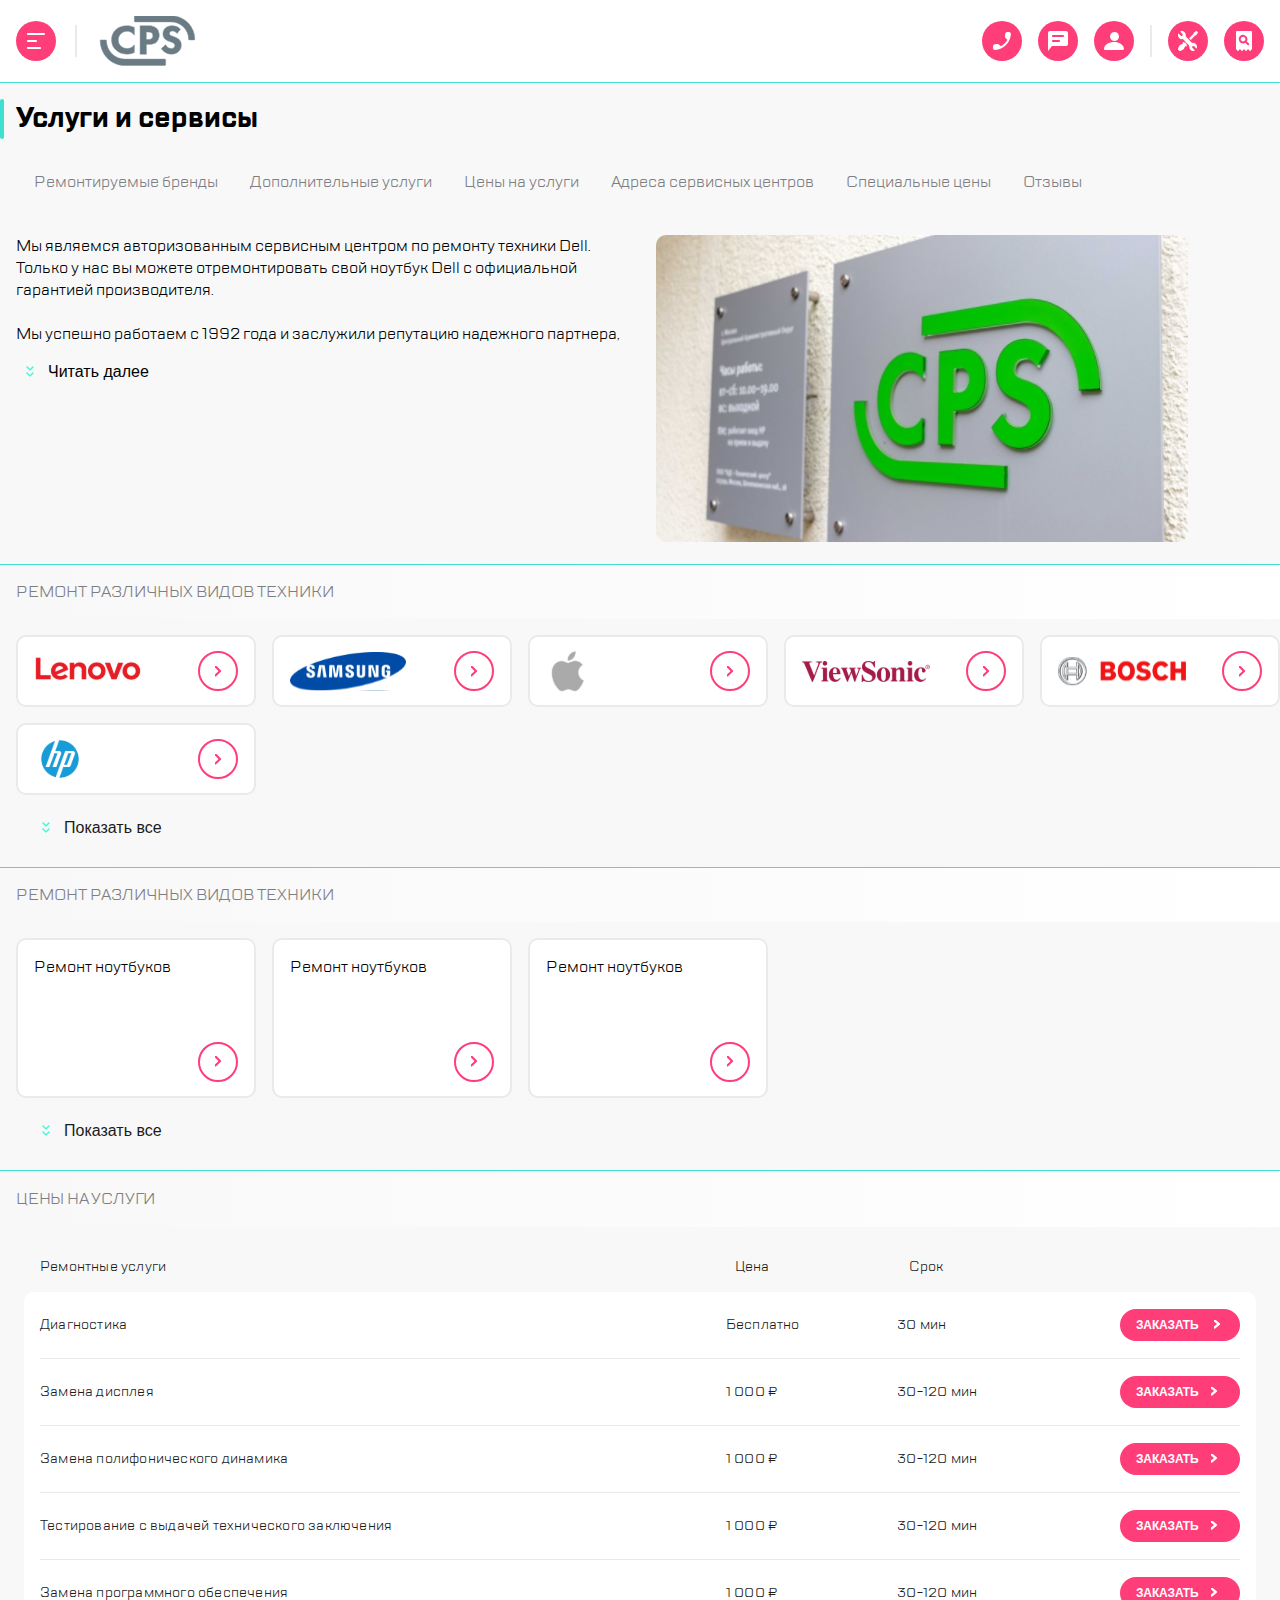
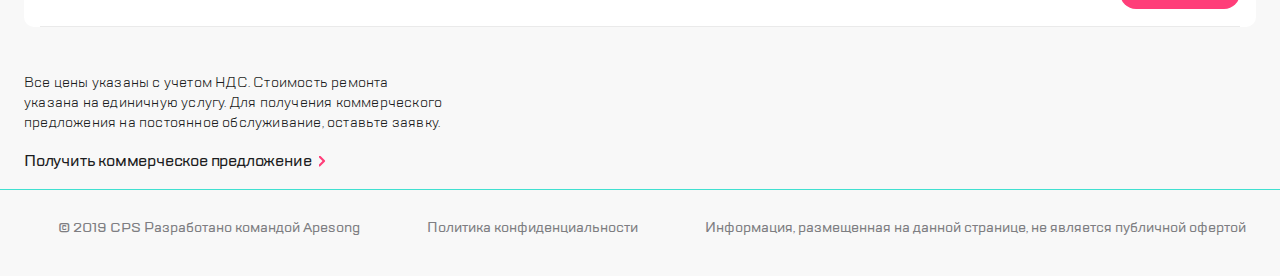
<file: index.html>
<!DOCTYPE html>
<html lang="en">
  <head>
    <meta charset="UTF-8">
    <meta name="viewport" content="width=device-width,user-scalable=no,initial-scale=1,maximum-scale=1,minimum-scale=1">
    <meta http-equiv="X-UA-Compatible" content="ie=edge">
    <title>FinalLayout</title>
    <link rel="stylesheet" href="https://cdn.jsdelivr.net/npm/swiper@11/swiper-bundle.min.css">
  <link href="style.css" rel="stylesheet"></head>
  <body>
    
    <div class="container" id="container">

      <div class="menu">
        <div class="menu-header">
          <div class="menu-header__logo">
            <button class="btn-menu btn-menu-close">
              <img src="img/1.svg" alt="">
            </button>
            <a href="">
              <img src="img/2.svg" alt="">
            </a>
          </div>
          <button class="btn-menu">
            <img src="img/3.svg" alt="">
          </button>
        </div>

        <div class="menu-main">
          <ul class="menu-main__list">
            <li class="menu-main__item">
              <a class="menu-main__link" href="">Ремонт техники</a>
            </li>
            <li class="menu-main__item">
              <a class="menu-main__link" href="">Услуги и сервисы</a>
            </li>
            <li class="menu-main__item">
              <a class="menu-main__link" href="">Корпоративным клиентам</a>
            </li>
            <li class="menu-main__item">
              <a class="menu-main__link" href="">Продавцам техники</a>
            </li>
            <li class="menu-main__item">
              <a class="menu-main__link" href="">Партнерам</a>
            </li>
            <li class="menu-main__item">
              <a class="menu-main__link" href="">Производителям</a>
            </li>
            <li class="menu-main__item">
              <a class="menu-main__link" href="">Наши сервисные центры</a>
            </li>
            <li class="menu-main__item">
              <a class="menu-main__link" href="">Контакты</a>
            </li>
          </ul>
        </div>

        <div class="menu-footer">
          <div class="menu-footer__nav">
            <button class="btn-menu btn-people-open">
            <img src="img/4.svg" alt="">
            </button>
            <button class="btn-menu btn-menu-open">
              <img src="img/5.svg" alt="">
            </button>
            <button class="btn-menu">
              <img src="img/6.svg" alt="">
            </button>
        </div>
          <div class="menu-footer__link">
            <button class="btn-menu-footer-link">mail@cps.com</button>
            <button class="btn-menu-footer-link">8 800 890 8900</button>
            <div class="menu-footer__link__language">
              <button class="btn-menu-footer-language">RU</button>
              <button class="btn-menu-footer-language">EN</button>
              <button class="btn-menu-footer-language">CH</button>
            </div>
          </div>
        </div>
      </div>

      <div class="services">

        <div class="services-header">
          <div class="services-header__logo">
            <button class="btn-services btn-services-open">
              <img src="img/7.svg" alt="">
            </button>
            <a href=""><img src="img/2.svg" alt=""></a>
          </div>
          <div class="services-header__side">
            <div class="services-header__hidden">
              <button class="btn-services" id="openbtn"><img src="img/4.svg" alt=""></button>
              <button class="btn-services" id="openbtnsecond"><img src="img/5.svg" alt=""></button>
              <button class="btn-services"><img src="img/6.svg" alt=""></button>
            </div>
            <button class="btn-services"><img src="img/8.svg" alt=""></button>
            <button class="btn-services"><img src="img/9.svg" alt=""></button>
          </div>
        </div>

        <div class="services-heading">
          <div class="services-heading__side">
          <h1 class="heading-services">Услуги и сервисы</h1>
          <div class="services-heading__side-nav">
            <button class="btn-services"><img src="img/8.svg" alt=""></button>
            <button class="btn-services"><img src="img/9.svg" alt=""></button>
          </div>
          </div>
          <ul class="services-heading__list">
            <li class="services-heading__item">
              <a class="services-heading__link" href="">Ремонтируемые бренды</a>
            </li>
            <li class="services-heading__item">
              <a class="services-heading__link" href="">Дополнительные услуги</a>
            </li>
            <li class="services-heading__item">
              <a class="services-heading__link" href="">Цены на услуги</a>
            </li>
            <li class="services-heading__item">
              <a class="services-heading__link" href="">Адреса сервисных центров</a>
            </li>
            <li class="services-heading__item">
              <a class="services-heading__link" href="">Специальные цены</a>
            </li>
            <li class="services-heading__item">
              <a class="services-heading__link" href="">Отзывы</a>
            </li>
          </ul>
        </div>

        <div class="services-main">
          <div class="services-main__content">
              <p class="services-main__content__text">
              Мы являемся авторизованным сервисным центром по ремонту техники Dell. Только у нас вы можете отремонтировать свой ноутбук Dell с официальной гарантией производителя.<br><br>
              <span class="services-main__content__text-hidden">Мы успешно работаем с 1992 года и заслужили репутацию надежного партнера, <span class="services-main__content__text-hidden-second">что подтверждает большое количество постоянных клиентов. Мы гордимся тем, что к нам обращаются по рекомендациям и, в свою очередь, советуют нас родным и близким.</span></span>
              </p>
              <div>
                <button class="btn-services-main">Читать далее</button>
              </div>
          </div>
          <div class="services-main__logo">
            <img src="img/_MG_3223.jpeg" alt="">
          </div>
        </div>

        <div class="services-brends">
          <h2 class="services-brends__side">
            Ремонт различных видов техники
          </h2>
          <div class="services-brends__list swiper">
            <ul class="services-brends__roster swiper-wrapper">
              <li class="services-brends__item swiper-slide">
                <img src="img/11.svg" alt="">
                <button class="btn-services-brends">
                  <img src="img/dropup.svg" alt="">
                </button>
              </li>
              <li class="services-brends__item swiper-slide">
                <img src="img/12.svg" alt="">
                <button class="btn-services-brends">
                  <img src="img/dropup.svg" alt="">
                </button>
              </li>
              <li class="services-brends__item swiper-slide">
                <img src="img/13.svg" alt="">
                <button class="btn-services-brends">
                  <img src="img/dropup.svg" alt="">
                </button>
              </li>
              <li class="services-brends__item swiper-slide">
                <img src="img/14.svg" alt="">
                <button class="btn-services-brends">
                  <img src="img/dropup.svg" alt="">
                </button>
              </li>
              <li class="services-brends__item swiper-slide">
                <img src="img/15.svg" alt="">
                <button class="btn-services-brends">
                  <img src="img/dropup.svg" alt="">
                </button>
              </li>
              <li class="services-brends__item swiper-slide">
                <img src="img/16.svg" alt="">
                <button class="btn-services-brends">
                  <img src="img/dropup.svg" alt="">
                </button>
              </li>
              <li class="services-brends__item swiper-slide">
                <img src="img/17.svg" alt="">
                <button class="btn-services-brends">
                  <img src="img/dropup.svg" alt="">
                </button>
              </li>
              <li class="services-brends__item swiper-slide">
                <img src="img/18.svg" alt="">
                <button class="btn-services-brends">
                  <img src="img/dropup.svg" alt="">
                </button>
              </li>
              <li class="services-brends__item swiper-slide" id="brend__content-hiden2">
                <img src="img/11.svg" alt="">
                <button class="btn-services-brends">
                  <img src="img/dropup.svg" alt="">
                </button>
              </li>
              <li class="services-brends__item swiper-slide" id="brend__content-hiden3">
                <img src="img/11.svg" alt="">
                <button class="btn-services-brends">
                  <img src="img/dropup.svg" alt="">
                </button>
              </li>
              <li class="services-brends__item swiper-slide" id="brend__content-hiden4">
                <img src="img/11.svg" alt="">
                <button class="btn-services-brends">
                  <img src="img/dropup.svg" alt="">
                </button>
              </li>
            </ul>
            <div><button class="btn-services-brends-hidden" id="toggleButton">
              Показать все
            </button></div>
            <div class="swiper-pagination"></div>
          </div>
        </div>

        <div class="services-texnology">
          <h2 class="services-texnology__side">Ремонт различных видов техники</h2>
          <div class="services-texnology__list swiper">
            <ul class="services-texnology__roster swiper-wrapper">
              <li class="services-texnology__item swiper-slide">
                <p class="text-services-texnology">Ремонт ноутбуков </p>
                <button class="btn-services-texnology">
                  <img src="img/dropup.svg" alt="">
                </button>
              </li>
              <li class="services-texnology__item swiper-slide">
                <p class="text-services-texnology">Ремонт ноутбуков </p>
                <button class="btn-services-texnology">
                  <img src="img/dropup.svg" alt="">
                </button>
              </li>
              <li class="services-texnology__item swiper-slide">
                <p class="text-services-texnology">Ремонт ноутбуков </p>
                <button class="btn-services-texnology">
                  <img src="img/dropup.svg" alt="">
                </button>
              </li>
              <li class="services-texnology__item swiper-slide">
                <p class="text-services-texnology">Ремонт ноутбуков </p>
                <button class="btn-services-texnology">
                  <img src="img/dropup.svg" alt="">
                </button>
              </li>
              <li class="services-texnology__item swiper-slide" id="texnology__content-hiden1">
                <p class="text-services-texnology">Ремонт ноутбуков </p>
                <button class="btn-services-texnology">
                  <img src="img/dropup.svg" alt="">
                </button>
              </li>
              <li class="services-texnology__item swiper-slide" id="texnology__content-hiden2">
                <p class="text-services-texnology">Ремонт ноутбуков </p>
                <button class="btn-services-texnology">
                  <img src="img/dropup.svg" alt="">
                </button>
              </li>
            </ul>
            <div><button class="btn-services-texnology-hidden" id="toggleButtonnext">
              Показать все
            </button></div>
            <div class="swiper-pagination"></div>
          </div>
        </div>

        <div class="services-sale">
          <h2 class="services-sale__heading">Цены на услуги</h2>
          <div class="services-sale__list swiper2">
            <ul class="services-sale__roster swiper-wrapper">
              <li class="services-sale__item swiper-slide">
                <p class="text-services-sale">Ремонтные услуги</p>
                <p class="text-services-sale-next">Тестирование с выдачей технического заключения</p>
                <p class="text-services-sale">Цена</p>
                <p class="text-services-sale-next">Бесплатно</p>
                <div class="services-sale__item-roster">
                  <div class="services-sale__item-roster-second">
                    <p class="text-services-sale">Срок</p>
                    <p class="text-services-sale-next">30-120 мин</p>
                  </div>
                  <div class="services-sale__item-roster-next">
                    <button class="btn-services-sale">заказать<img src="img/dropdown.svg" alt=""></button>
                  </div>
                </div>
              </li>
              <li class="services-sale__item swiper-slide">
                <p class="text-services-sale">Ремонтные услуги</p>
                <p class="text-services-sale-next">Тестирование с выдачей технического заключения</p>
                <p class="text-services-sale">Цена</p>
                <p class="text-services-sale-next">Бесплатно</p>
                <div class="services-sale__item-roster">
                  <div class="services-sale__item-roster-second">
                    <p class="text-services-sale">Срок</p>
                    <p class="text-services-sale-next">30-120 мин</p>
                  </div>
                  <div class="services-sale__item-roster-next">
                    <button class="btn-services-sale">заказать<img src="img/dropdown.svg" alt=""></button>
                  </div>
                </div>
              </li>
              <li class="services-sale__item swiper-slide">
                <p class="text-services-sale">Ремонтные услуги</p>
                <p class="text-services-sale-next">Тестирование с выдачей технического заключения</p>
                <p class="text-services-sale">Цена</p>
                <p class="text-services-sale-next">Бесплатно</p>
                <div class="services-sale__item-roster">
                  <div class="services-sale__item-roster-second">
                    <p class="text-services-sale">Срок</p>
                    <p class="text-services-sale-next">30-120 мин</p>
                  </div>
                  <div class="services-sale__item-roster-next">
                    <button class="btn-services-sale">заказать<img src="img/dropdown.svg" alt=""></button>
                  </div>
                </div>
              </li>
              <li class="services-sale__item swiper-slide">
                <p class="text-services-sale">Ремонтные услуги</p>
                <p class="text-services-sale-next">Тестирование с выдачей технического заключения</p>
                <p class="text-services-sale">Цена</p>
                <p class="text-services-sale-next">Бесплатно</p>
                <div class="services-sale__item-roster">
                  <div class="services-sale__item-roster-second">
                    <p class="text-services-sale">Срок</p>
                    <p class="text-services-sale-next">30-120 мин</p>
                  </div>
                  <div class="services-sale__item-roster-next">
                    <button class="btn-services-sale">заказать<img src="img/dropdown.svg" alt=""></button>
                  </div>
                </div>
              </li>
            </ul>
            <div class="swiper-pagination2"></div>
          </div>

          <div class="services-sale__footer">
            <p class="text-services-footer">Все цены указаны с учетом НДС. Стоимость ремонта указана на
              единичную услугу. Для получения коммерческого предложения на
              постоянное обслуживание, оставьте заявку.</p>
            <p class="text-services-footer-second">
              Получить коммерческое предложение
              <img src="img/dropup.svg" alt="">
            </p>
          </div>
        </div>

        
        <div class="services-sale-hidden">
          <h2 class="services-sale-hidden__tittle">цены на услуги</h2>
          <div class="services-sale-hidden__roster">
            <div class="services-sale-hidden__roster-top">
              <p class="text-sale-hidden">Ремонтные услуги</p>
              <p class="text-sale-hidden">Цена</p>
              <p class="text-sale-hidden">Срок</p>
            </div>
            <div class="services-sale-hidden__roster-middle">
              <div class="services-sale-hidden__roster__first">
                <p class="text-sale-hidden">Диагностика</p>
                <p class="text-sale-hidden">Бесплатно</p>
                <p class="text-sale-hidden">30 мин</p>
                <button class="btn-sale-hidden">Заказать
                  <img src="img/dropdown.svg" alt="">
                </button>
              </div>
              <div class="services-sale-hidden__roster__first">
                <p class="text-sale-hidden">Замена дисплея</p>
                <p class="text-sale-hidden">1 000 ₽</p>
                <p class="text-sale-hidden">30-120 мин</p>
                <button class="btn-sale-hidden">Заказать<img src="img/dropdown.svg" alt=""></button>
              </div>
              <div class="services-sale-hidden__roster__first">
                <p class="text-sale-hidden">Замена полифонического динамика</p>
                <p class="text-sale-hidden">1 000 ₽</p>
                <p class="text-sale-hidden">30-120 мин</p>
                <button class="btn-sale-hidden">Заказать<img src="img/dropdown.svg" alt=""></button>
              </div>
              <div class="services-sale-hidden__roster__first">
                <p class="text-sale-hidden">Тестирование с выдачей технического заключения</p>
                <p class="text-sale-hidden">1 000 ₽</p>
                <p class="text-sale-hidden">30-120 мин</p>
                <button class="btn-sale-hidden">Заказать<img src="img/dropdown.svg" alt=""></button>
              </div>
              <div class="services-sale-hidden__roster__first">
                <p class="text-sale-hidden">Замена программного обеспечения</p>
                <p class="text-sale-hidden">1 000 ₽</p>
                <p class="text-sale-hidden">30-120 мин</p>
                <button class="btn-sale-hidden">Заказать<img src="img/dropdown.svg" alt=""></button>
              </div>
            </div>
          </div>

          <div class="services-sale-hidden__footer">
            <p class="text-sale-hidden-footer">Все цены указаны с учетом НДС. Стоимость ремонта указана на
              единичную услугу. Для получения коммерческого предложения на
              постоянное обслуживание, оставьте заявку.</p>
            <p class="text-sale-hidden-footer-second">Получить коммерческое предложение<img src="img/dropup.svg" alt=""></p>
          </div>
        </div>

        <div class="footer">
          <p class="footer__info">© 2019 CPS Разработано командой Apesong </p>
          <p class="footer__info">Политика конфиденциальности</p>
          <p class="footer__info">Информация, размещенная на данной странице, не является публичной
            офертой</p>
        </div>

      </div>
      
    </div>

    <div class="feedback menu-people">
      <div class="feedback-header">
        <button class="btn-feedback btn-menu-people-close">
          <img src="img/1.svg" alt="">
        </button>
        <h2 class="feedback-header__heading">Обратная связь</h2>
        </div>
      <form class="feedback__form" action="">
        <input class="input-feedback" type="text" placeholder="Имя">
        <input class="input-feedback" type="text" placeholder="Телефон">
        <input class="input-feedback" type="email" placeholder="Электронная почта">
        <textarea class="textarea-feedback" name="" id="" cols="30" rows="10" placeholder="Сообщение"></textarea>
        <p class="text-feedback">Нажимая “отправить”, вы даете согласие на <span>обработку персональных данных</span> и соглашаетесь с нашей <span>политикой конфиденциальности</span></p>
        <button class="btn-feedback-send">ОТПРАВИТЬ<img src="img/dropdown.svg" alt=""></button>
      </form>
    </div>

    <div class="call menu-call">
      <div class="call-header">
        <button class="btn-call btn-menu-call-close">
          <img src="img/1.svg" alt="">
        </button>
        <h2 class="call-header__heading">Заказать звонок</h2>
        </div>
      <form class="call__form" action="">
        <input class="input-call" type="text" placeholder="Телефон">
        <p class="text-call">Нажимая “отправить”, вы даете согласие на <span>обработку персональных данных</span> и соглашаетесь с нашей <span>политикой конфиденциальности</span></p>
        <button class="btn-call-send">ОТПРАВИТЬ<img src="img/dropdown.svg" alt=""></button>
      </form>
    </div>

  <script src="https://cdn.jsdelivr.net/npm/swiper@11/swiper-bundle.min.js"></script>
  <script type="text/javascript" src="./js/bundle.js"></script></body>
</html>
</file>
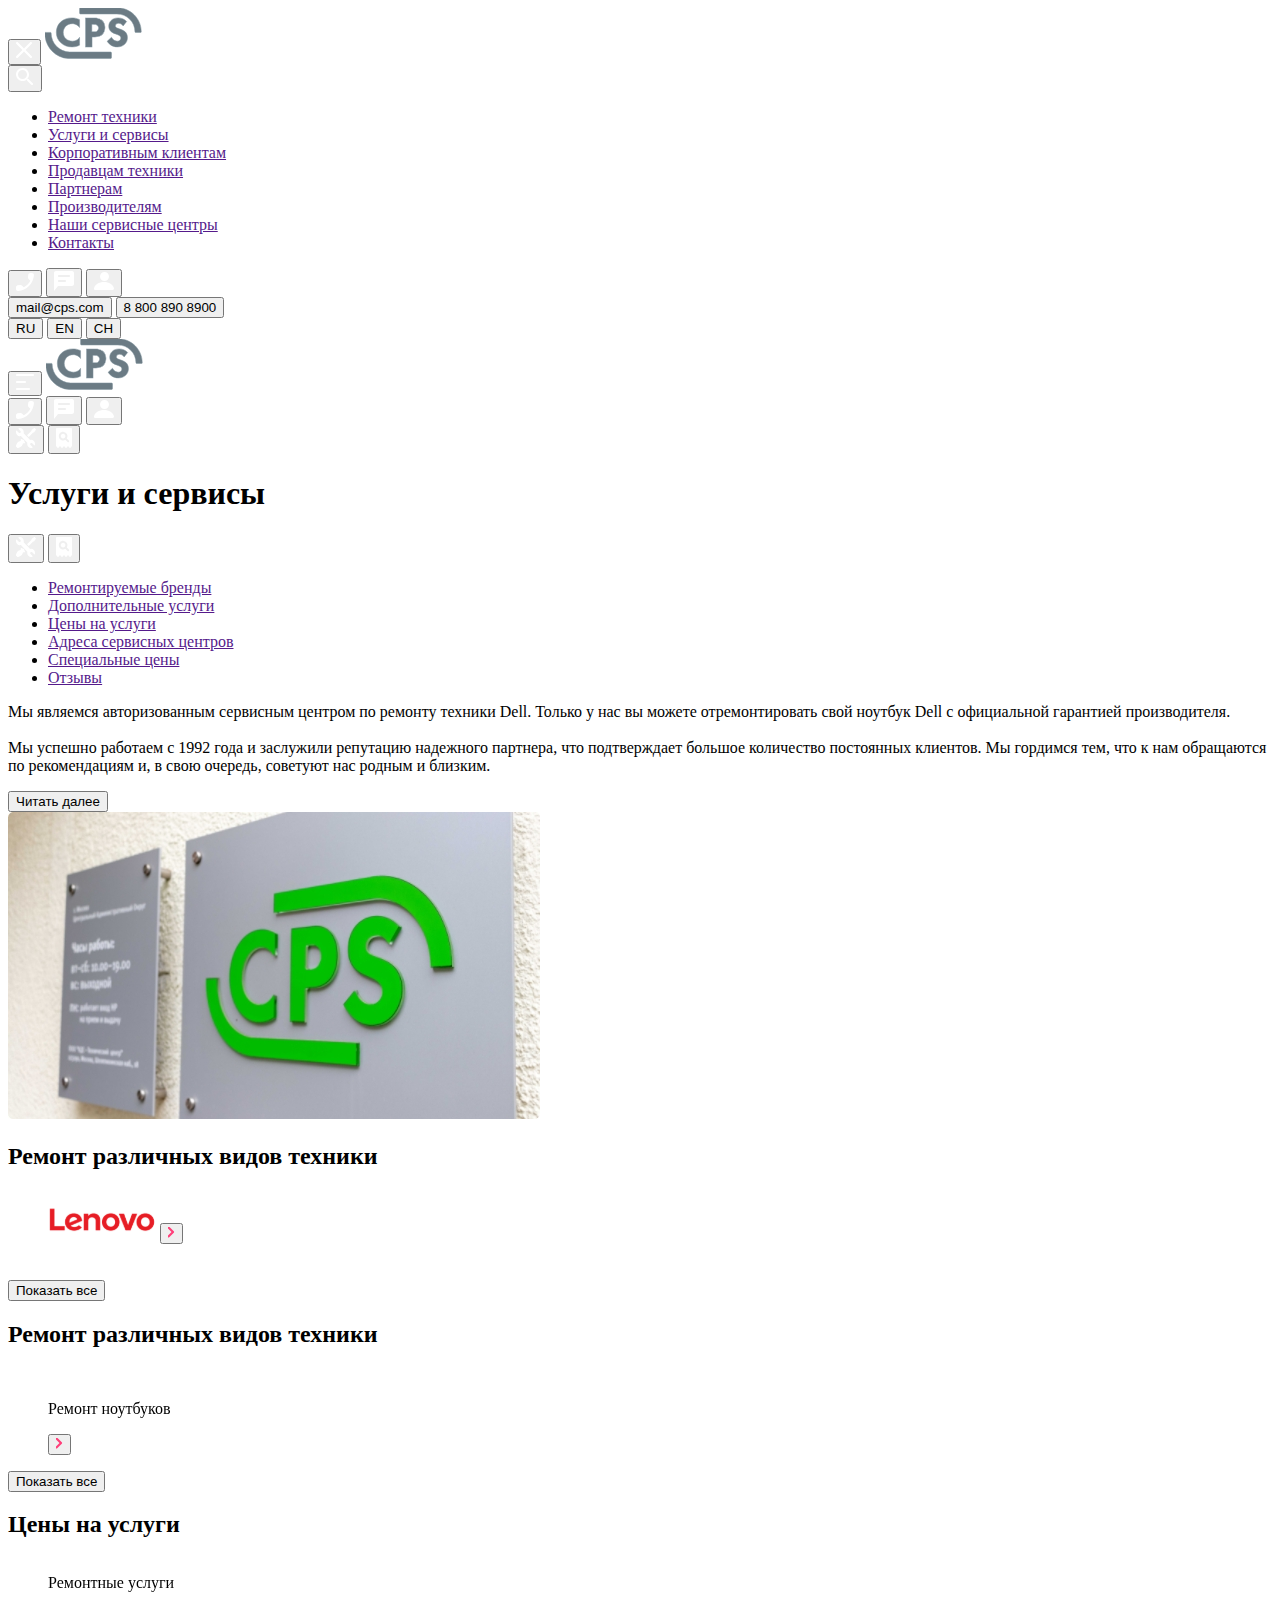
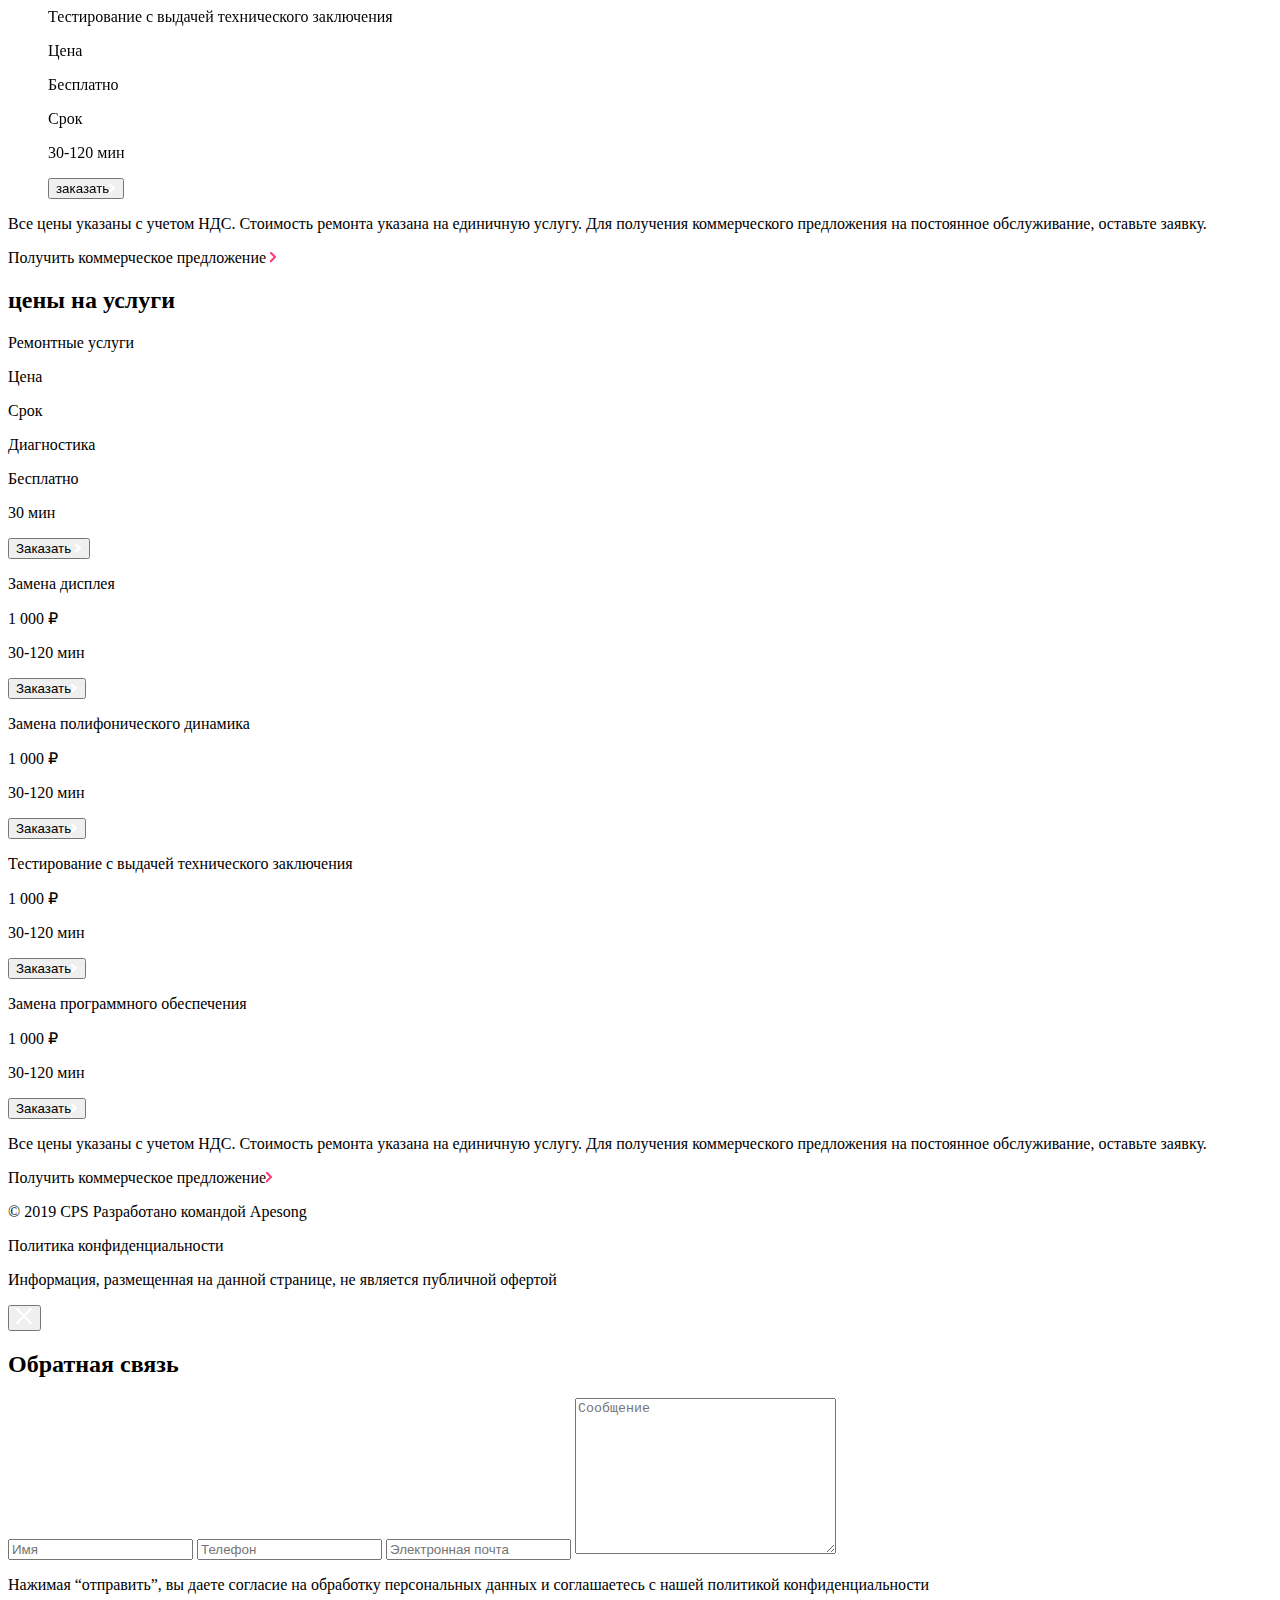
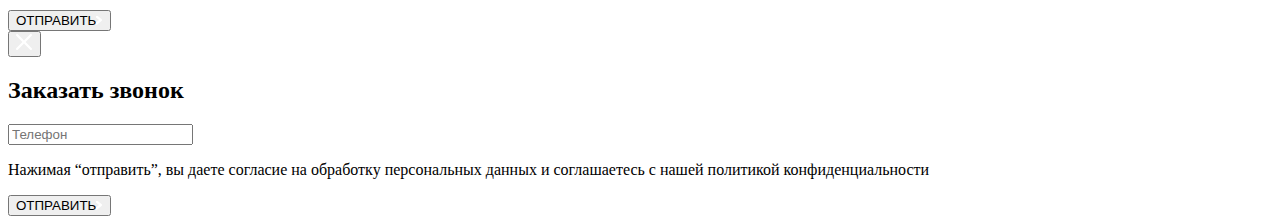
<file: src/index.html>
<!DOCTYPE html>
<html lang="en">
  <head>
    <meta charset="UTF-8" />
    <meta
      name="viewport"
      content="width=device-width, user-scalable=no, initial-scale=1.0, maximum-scale=1.0, minimum-scale=1.0"
    />
    <meta http-equiv="X-UA-Compatible" content="ie=edge" />
    <title>FinalLayout</title>
    <link
      rel="stylesheet"
      href="https://cdn.jsdelivr.net/npm/swiper@11/swiper-bundle.min.css"
    />
  </head>
  <body>
    
    <div class="container" id="container">

      <div class="menu">
        <div class="menu-header">
          <div class="menu-header__logo">
            <button class="btn-menu btn-menu-close">
              <img src="img/1.svg" alt="">
            </button>
            <a href="">
              <img src="img/2.svg" alt="">
            </a>
          </div>
          <button class="btn-menu">
            <img src="img/3.svg" alt="">
          </button>
        </div>

        <div class="menu-main">
          <ul class="menu-main__list">
            <li class="menu-main__item">
              <a class="menu-main__link" href="">Ремонт техники</a>
            </li>
            <li class="menu-main__item">
              <a class="menu-main__link" href="">Услуги и сервисы</a>
            </li>
            <li class="menu-main__item">
              <a class="menu-main__link" href="">Корпоративным клиентам</a>
            </li>
            <li class="menu-main__item">
              <a class="menu-main__link" href="">Продавцам техники</a>
            </li>
            <li class="menu-main__item">
              <a class="menu-main__link" href="">Партнерам</a>
            </li>
            <li class="menu-main__item">
              <a class="menu-main__link" href="">Производителям</a>
            </li>
            <li class="menu-main__item">
              <a class="menu-main__link" href="">Наши сервисные центры</a>
            </li>
            <li class="menu-main__item">
              <a class="menu-main__link" href="">Контакты</a>
            </li>
          </ul>
        </div>

        <div class="menu-footer">
          <div class="menu-footer__nav">
            <button class="btn-menu btn-people-open">
            <img src="img/4.svg" alt="">
            </button>
            <button class="btn-menu btn-menu-open">
              <img src="img/5.svg" alt="">
            </button>
            <button class="btn-menu">
              <img src="img/6.svg" alt="">
            </button>
        </div>
          <div class="menu-footer__link">
            <button class="btn-menu-footer-link">mail@cps.com</button>
            <button class="btn-menu-footer-link">8 800 890 8900</button>
            <div class="menu-footer__link__language">
              <button class="btn-menu-footer-language">RU</button>
              <button class="btn-menu-footer-language">EN</button>
              <button class="btn-menu-footer-language">CH</button>
            </div>
          </div>
        </div>
      </div>
<!--  -->
      <div class="services">

        <div class="services-header">
          <div class="services-header__logo">
            <button class="btn-services btn-services-open">
              <img src="img/7.svg" alt="">
            </button>
            <a href=""><img src="img/2.svg" alt=""></a>
          </div>
          <div class="services-header__side">
            <div class="services-header__hidden">
              <button class="btn-services" id="openbtn"><img src="img/4.svg" alt=""></button>
              <button class="btn-services" id="openbtnsecond"><img src="img/5.svg" alt=""></button>
              <button class="btn-services"><img src="img/6.svg" alt=""></button>
            </div>
            <button class="btn-services"><img src="img/8.svg" alt=""></button>
            <button class="btn-services"><img src="img/9.svg" alt=""></button>
          </div>
        </div>

        <div class="services-heading">
          <div class="services-heading__side">
          <h1 class="heading-services">Услуги и сервисы</h1>
          <div class="services-heading__side-nav">
            <button class="btn-services"><img src="img/8.svg" alt=""></button>
            <button class="btn-services"><img src="img/9.svg" alt=""></button>
          </div>
          </div>
          <ul class="services-heading__list">
            <li class="services-heading__item">
              <a class="services-heading__link" href="">Ремонтируемые бренды</a>
            </li>
            <li class="services-heading__item">
              <a class="services-heading__link" href="">Дополнительные услуги</a>
            </li>
            <li class="services-heading__item">
              <a class="services-heading__link" href="">Цены на услуги</a>
            </li>
            <li class="services-heading__item">
              <a class="services-heading__link" href="">Адреса сервисных центров</a>
            </li>
            <li class="services-heading__item">
              <a class="services-heading__link" href="">Специальные цены</a>
            </li>
            <li class="services-heading__item">
              <a class="services-heading__link" href="">Отзывы</a>
            </li>
          </ul>
        </div>

        <div class="services-main">
          <div class="services-main__content">
              <p class="services-main__content__text">
              Мы являемся авторизованным сервисным центром по ремонту техники Dell. Только у нас вы можете отремонтировать свой ноутбук Dell с официальной гарантией производителя.<br><br>
              <span class="services-main__content__text-hidden">Мы успешно работаем с 1992 года и заслужили репутацию надежного партнера, <span class="services-main__content__text-hidden-second">что подтверждает большое количество постоянных клиентов. Мы гордимся тем, что к нам обращаются по рекомендациям и, в свою очередь, советуют нас родным и близким.</span></span>
              </p>
              <div>
                <button class="btn-services-main">Читать далее</button>
              </div>
          </div>
          <div class="services-main__logo">
            <img src="img/_MG_3223.jpeg" alt="">
          </div>
        </div>

        <div class="services-brends">
          <h2 class="services-brends__side">
            Ремонт различных видов техники
          </h2>
          <div class="services-brends__list swiper">
            <ul class="services-brends__roster swiper-wrapper">
              <li class="services-brends__item swiper-slide">
                <img src="img/11.svg" alt="" />
                <button class="btn-services-brends">
                  <img src="img/dropup.svg" alt="" />
                </button>
              </li>
              <li class="services-brends__item swiper-slide">
                <img src="img/12.svg" alt="" />
                <button class="btn-services-brends">
                  <img src="img/dropup.svg" alt="" />
                </button>
              </li>
              <li class="services-brends__item swiper-slide">
                <img src="img/13.svg" alt="" />
                <button class="btn-services-brends">
                  <img src="img/dropup.svg" alt="" />
                </button>
              </li>
              <li class="services-brends__item swiper-slide">
                <img src="img/14.svg" alt="" />
                <button class="btn-services-brends">
                  <img src="img/dropup.svg" alt="" />
                </button>
              </li>
              <li class="services-brends__item swiper-slide">
                <img src="img/15.svg" alt="" />
                <button class="btn-services-brends">
                  <img src="img/dropup.svg" alt="" />
                </button>
              </li>
              <li class="services-brends__item swiper-slide">
                <img src="img/16.svg" alt="" />
                <button class="btn-services-brends">
                  <img src="img/dropup.svg" alt="" />
                </button>
              </li>
              <li class="services-brends__item swiper-slide" >
                <img src="img/17.svg" alt="" />
                <button class="btn-services-brends">
                  <img src="img/dropup.svg" alt="" />
                </button>
              </li>
              <li class="services-brends__item swiper-slide" >
                <img src="img/18.svg" alt="" />
                <button class="btn-services-brends">
                  <img src="img/dropup.svg" alt="" />
                </button>
              </li>
              <li class="services-brends__item swiper-slide" id="brend__content-hiden2">
                <img src="img/11.svg" alt="" />
                <button class="btn-services-brends">
                  <img src="img/dropup.svg" alt="" />
                </button>
              </li>
              <li class="services-brends__item swiper-slide" id="brend__content-hiden3">
                <img src="img/11.svg" alt="" />
                <button class="btn-services-brends">
                  <img src="img/dropup.svg" alt="" />
                </button>
              </li>
              <li class="services-brends__item swiper-slide" id="brend__content-hiden4">
                <img src="img/11.svg" alt="" />
                <button class="btn-services-brends">
                  <img src="img/dropup.svg" alt="" />
                </button>
              </li>
            </ul>
            <div><button class="btn-services-brends-hidden" id="toggleButton">
              Показать все
            </button></div>
            <div class="swiper-pagination"></div>
          </div>
        </div>

        <div class="services-texnology">
          <h2 class="services-texnology__side">Ремонт различных видов техники</h2>
          <div class="services-texnology__list swiper">
            <ul class="services-texnology__roster swiper-wrapper">
              <li class="services-texnology__item swiper-slide">
                <p class="text-services-texnology">Ремонт ноутбуков </p>
                <button class="btn-services-texnology">
                  <img src="img/dropup.svg" alt="" />
                </button>
              </li>
              <li class="services-texnology__item swiper-slide">
                <p class="text-services-texnology">Ремонт ноутбуков </p>
                <button class="btn-services-texnology">
                  <img src="img/dropup.svg" alt="" />
                </button>
              </li>
              <li class="services-texnology__item swiper-slide">
                <p class="text-services-texnology">Ремонт ноутбуков </p>
                <button class="btn-services-texnology">
                  <img src="img/dropup.svg" alt="" />
                </button>
              </li>
              <li class="services-texnology__item swiper-slide">
                <p class="text-services-texnology">Ремонт ноутбуков </p>
                <button class="btn-services-texnology">
                  <img src="img/dropup.svg" alt="" />
                </button>
              </li>
              <li class="services-texnology__item swiper-slide" id="texnology__content-hiden1">
                <p class="text-services-texnology">Ремонт ноутбуков </p>
                <button class="btn-services-texnology">
                  <img src="img/dropup.svg" alt="" />
                </button>
              </li>
              <li class="services-texnology__item swiper-slide" id="texnology__content-hiden2">
                <p class="text-services-texnology">Ремонт ноутбуков </p>
                <button class="btn-services-texnology">
                  <img src="img/dropup.svg" alt="" />
                </button>
              </li>
            </ul>
            <div><button class="btn-services-texnology-hidden" id="toggleButtonnext">
              Показать все
            </button></div>
            <div class="swiper-pagination"></div>
          </div>
        </div>

        <div class="services-sale">
          <h2 class="services-sale__heading">Цены на услуги</h2>
          <div class="services-sale__list swiper2">
            <ul class="services-sale__roster swiper-wrapper">
              <li class="services-sale__item swiper-slide">
                <p class="text-services-sale">Ремонтные услуги</p>
                <p class="text-services-sale-next"
                  >Тестирование с выдачей технического заключения</p
                >
                <p class="text-services-sale">Цена</p>
                <p class="text-services-sale-next">Бесплатно</p>
                <div class="services-sale__item-roster">
                  <div class="services-sale__item-roster-second">
                    <p class="text-services-sale">Срок</p>
                    <p class="text-services-sale-next">30-120 мин</p>
                  </div>
                  <div class="services-sale__item-roster-next">
                    <button class="btn-services-sale"
                      >заказать<img src="img/dropdown.svg" alt=""
                    /></button>
                  </div>
                </div>
              </li>
              <li class="services-sale__item swiper-slide">
                <p class="text-services-sale">Ремонтные услуги</p>
                <p class="text-services-sale-next"
                  >Тестирование с выдачей технического заключения</p
                >
                <p class="text-services-sale">Цена</p>
                <p class="text-services-sale-next">Бесплатно</p>
                <div class="services-sale__item-roster">
                  <div class="services-sale__item-roster-second">
                    <p class="text-services-sale">Срок</p>
                    <p class="text-services-sale-next">30-120 мин</p>
                  </div>
                  <div class="services-sale__item-roster-next">
                    <button class="btn-services-sale"
                      >заказать<img src="img/dropdown.svg" alt=""
                    /></button>
                  </div>
                </div>
              </li>
              <li class="services-sale__item swiper-slide">
                <p class="text-services-sale">Ремонтные услуги</p>
                <p class="text-services-sale-next"
                  >Тестирование с выдачей технического заключения</p
                >
                <p class="text-services-sale">Цена</p>
                <p class="text-services-sale-next">Бесплатно</p>
                <div class="services-sale__item-roster">
                  <div class="services-sale__item-roster-second">
                    <p class="text-services-sale">Срок</p>
                    <p class="text-services-sale-next">30-120 мин</p>
                  </div>
                  <div class="services-sale__item-roster-next">
                    <button class="btn-services-sale"
                      >заказать<img src="img/dropdown.svg" alt=""
                    /></button>
                  </div>
                </div>
              </li>
              <li class="services-sale__item swiper-slide">
                <p class="text-services-sale">Ремонтные услуги</p>
                <p class="text-services-sale-next"
                  >Тестирование с выдачей технического заключения</p
                >
                <p class="text-services-sale">Цена</p>
                <p class="text-services-sale-next">Бесплатно</p>
                <div class="services-sale__item-roster">
                  <div class="services-sale__item-roster-second">
                    <p class="text-services-sale">Срок</p>
                    <p class="text-services-sale-next">30-120 мин</p>
                  </div>
                  <div class="services-sale__item-roster-next">
                    <button class="btn-services-sale"
                      >заказать<img src="img/dropdown.svg" alt=""
                    /></button>
                  </div>
                </div>
              </li>
            </ul>
            <div class="swiper-pagination2"></div>
          </div>

          <div class="services-sale__footer">
            <p class="text-services-footer"
              >Все цены указаны с учетом НДС. Стоимость ремонта указана на
              единичную услугу. Для получения коммерческого предложения на
              постоянное обслуживание, оставьте заявку.</p
            >
            <p class="text-services-footer-second">
              Получить коммерческое предложение
              <img src="img/dropup.svg" alt="" />
            </p>
          </div>
        </div>

        <!--  -->
        <div class="services-sale-hidden">
          <h2 class="services-sale-hidden__tittle">цены на услуги</h2>
          <div class="services-sale-hidden__roster">
            <div class="services-sale-hidden__roster-top">
              <p class="text-sale-hidden">Ремонтные услуги</p>
              <p class="text-sale-hidden">Цена</p>
              <p class="text-sale-hidden">Срок</p>
            </div>
            <div class="services-sale-hidden__roster-middle">
              <div class="services-sale-hidden__roster__first">
                <p class="text-sale-hidden">Диагностика</p>
                <p class="text-sale-hidden">Бесплатно</p>
                <p class="text-sale-hidden">30 мин</p>
                <button class="btn-sale-hidden"
                  >Заказать
                  <img src="img/dropdown.svg" alt="" />
                </button>
              </div>
              <div class="services-sale-hidden__roster__first">
                <p class="text-sale-hidden">Замена дисплея</p>
                <p class="text-sale-hidden">1 000 ₽</p>
                <p class="text-sale-hidden">30-120 мин</p>
                <button class="btn-sale-hidden"
                  >Заказать<img src="img/dropdown.svg" alt=""
                /></button>
              </div>
              <div class="services-sale-hidden__roster__first">
                <p class="text-sale-hidden">Замена полифонического динамика</p>
                <p class="text-sale-hidden">1 000 ₽</p>
                <p class="text-sale-hidden">30-120 мин</p>
                <button class="btn-sale-hidden"
                  >Заказать<img src="img/dropdown.svg" alt=""
                /></button>
              </div>
              <div class="services-sale-hidden__roster__first">
                <p class="text-sale-hidden"
                  >Тестирование с выдачей технического заключения</p
                >
                <p class="text-sale-hidden">1 000 ₽</p>
                <p class="text-sale-hidden">30-120 мин</p>
                <button class="btn-sale-hidden"
                  >Заказать<img src="img/dropdown.svg" alt=""
                /></button>
              </div>
              <div class="services-sale-hidden__roster__first">
                <p class="text-sale-hidden">Замена программного обеспечения</p>
                <p class="text-sale-hidden">1 000 ₽</p>
                <p class="text-sale-hidden">30-120 мин</p>
                <button class="btn-sale-hidden"
                  >Заказать<img src="img/dropdown.svg" alt=""
                /></button>
              </div>
            </div>
          </div>

          <div class="services-sale-hidden__footer">
            <p class="text-sale-hidden-footer"
              >Все цены указаны с учетом НДС. Стоимость ремонта указана на
              единичную услугу. Для получения коммерческого предложения на
              постоянное обслуживание, оставьте заявку.</p
            >
            <p class="text-sale-hidden-footer-second"
              >Получить коммерческое предложение<img
                src="img/dropup.svg"
                alt=""
            /></p>
          </div>
        </div>

        <div class="footer">
          <p class="footer__info">© 2019 CPS Разработано командой Apesong </p>
          <p class="footer__info">Политика конфиденциальности</p>
          <p class="footer__info"
            >Информация, размещенная на данной странице, не является публичной
            офертой</p
          >
        </div>

      </div>
      <!--  -->
    </div>

    <div class="feedback menu-people">
      <div class="feedback-header">
        <button class="btn-feedback btn-menu-people-close">
          <img src="img/1.svg" alt="">
        </button>
        <h2 class="feedback-header__heading">Обратная связь</h2>
        </div>
      <form class="feedback__form" action="">
        <input class="input-feedback" type="text" placeholder="Имя" />
        <input class="input-feedback" type="text" placeholder="Телефон" />
        <input class="input-feedback" type="email" placeholder="Электронная почта" />
        <textarea class="textarea-feedback" name="" id="" cols="30" rows="10" placeholder="Сообщение"></textarea>
        <p class="text-feedback">Нажимая “отправить”, вы даете согласие на <span>обработку персональных данных</span> и соглашаетесь с нашей <span>политикой конфиденциальности</span></p>
        <button class="btn-feedback-send">ОТПРАВИТЬ<img src="img/dropdown.svg" alt=""></button>
      </form>
    </div>

    <div class="call menu-call">
      <div class="call-header">
        <button class="btn-call btn-menu-call-close">
          <img src="img/1.svg" alt="">
        </button>
        <h2 class="call-header__heading">Заказать звонок</h2>
        </div>
      <form class="call__form" action="">
        <input class="input-call" type="text" placeholder="Телефон" />
        <p class="text-call">Нажимая “отправить”, вы даете согласие на <span>обработку персональных данных</span> и соглашаетесь с нашей <span>политикой конфиденциальности</span></p>
        <button class="btn-call-send">ОТПРАВИТЬ<img src="img/dropdown.svg" alt=""></button>
      </form>
    </div>

  <script src="https://cdn.jsdelivr.net/npm/swiper@11/swiper-bundle.min.js"></script>
  </body>
</html>
</file>
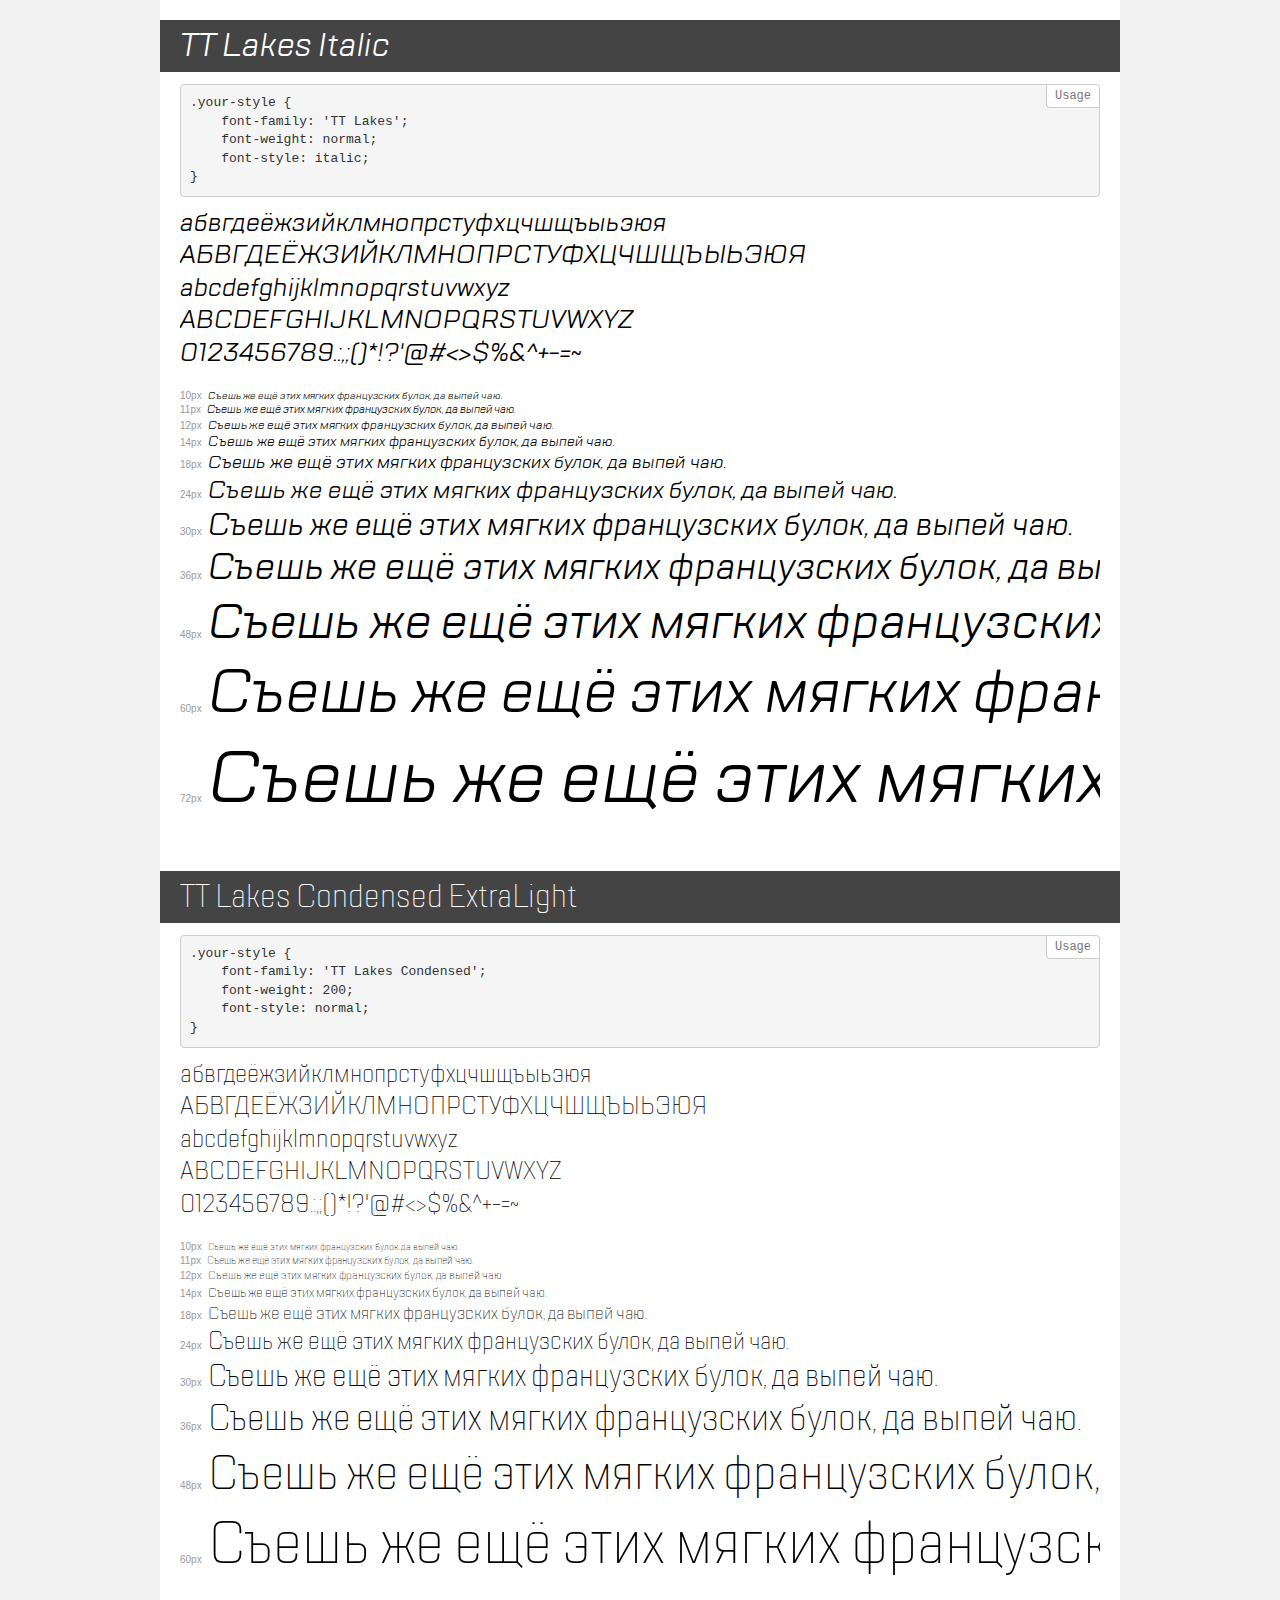
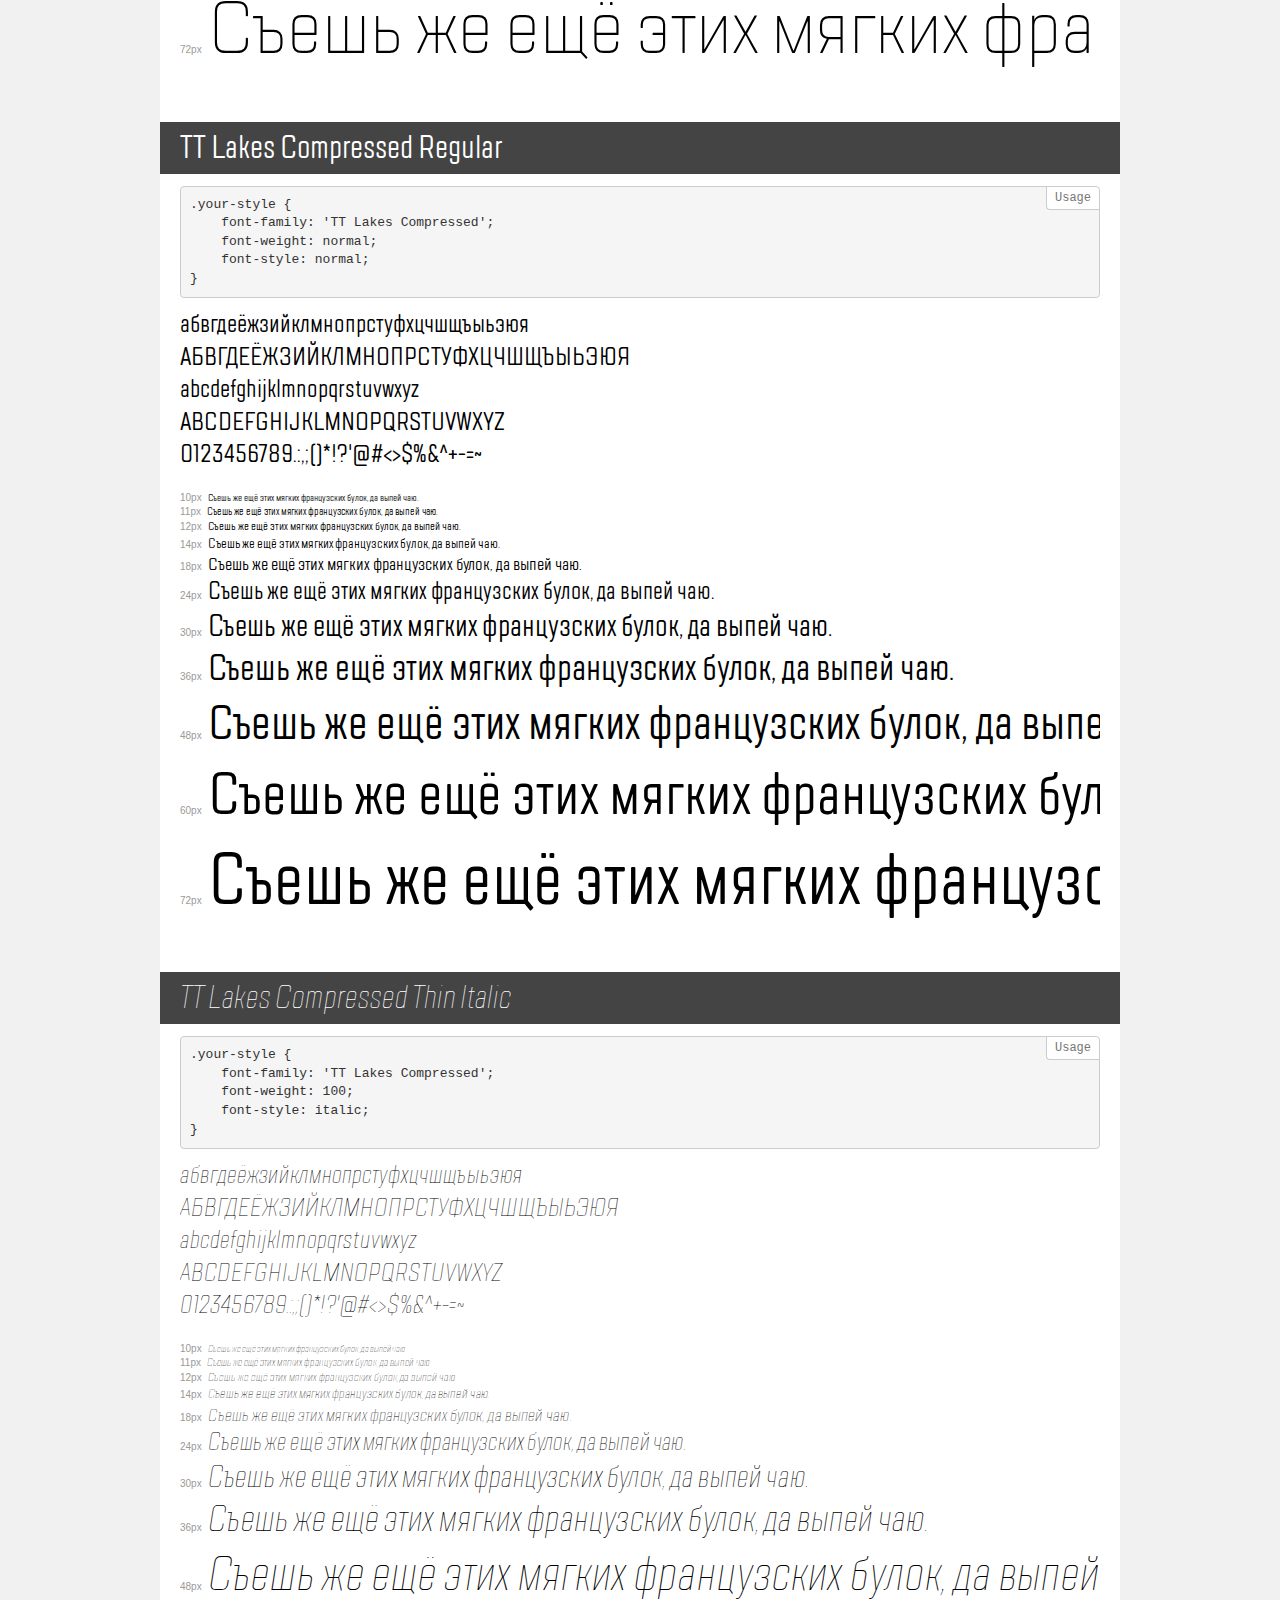
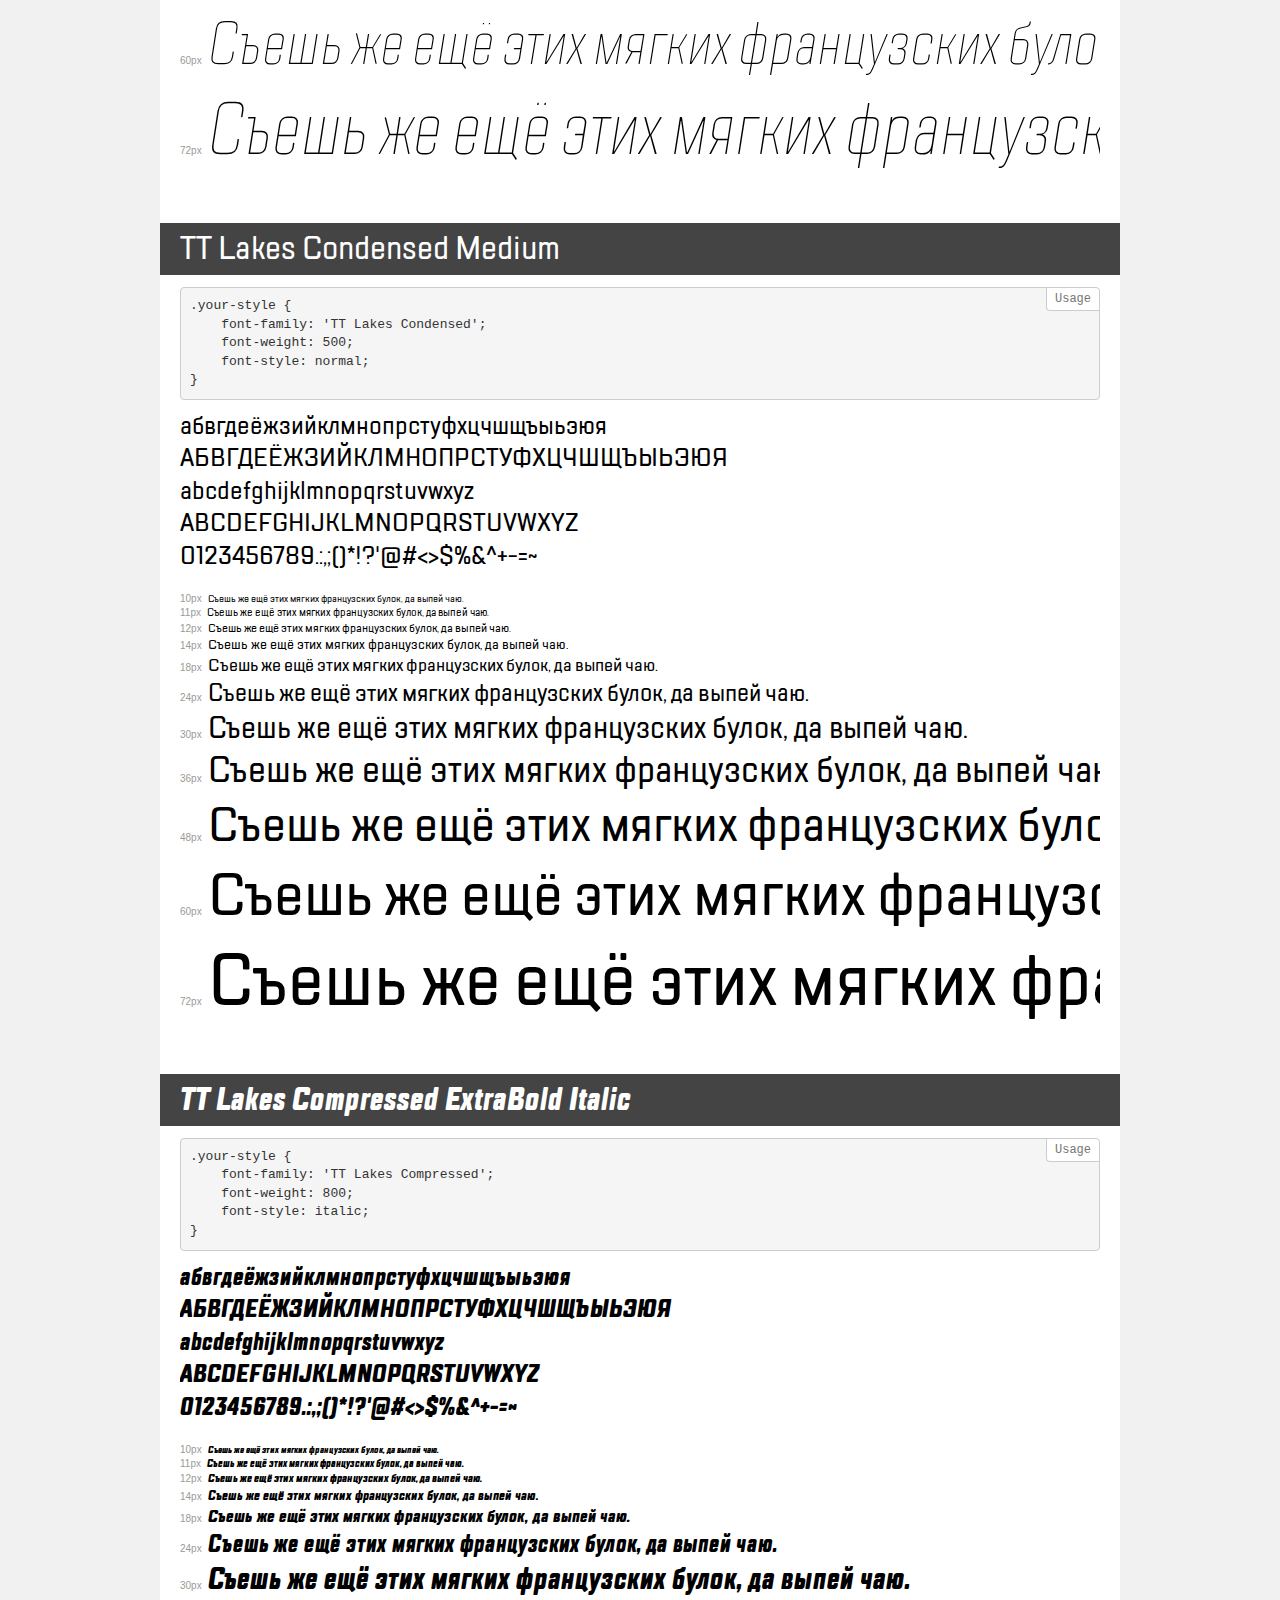
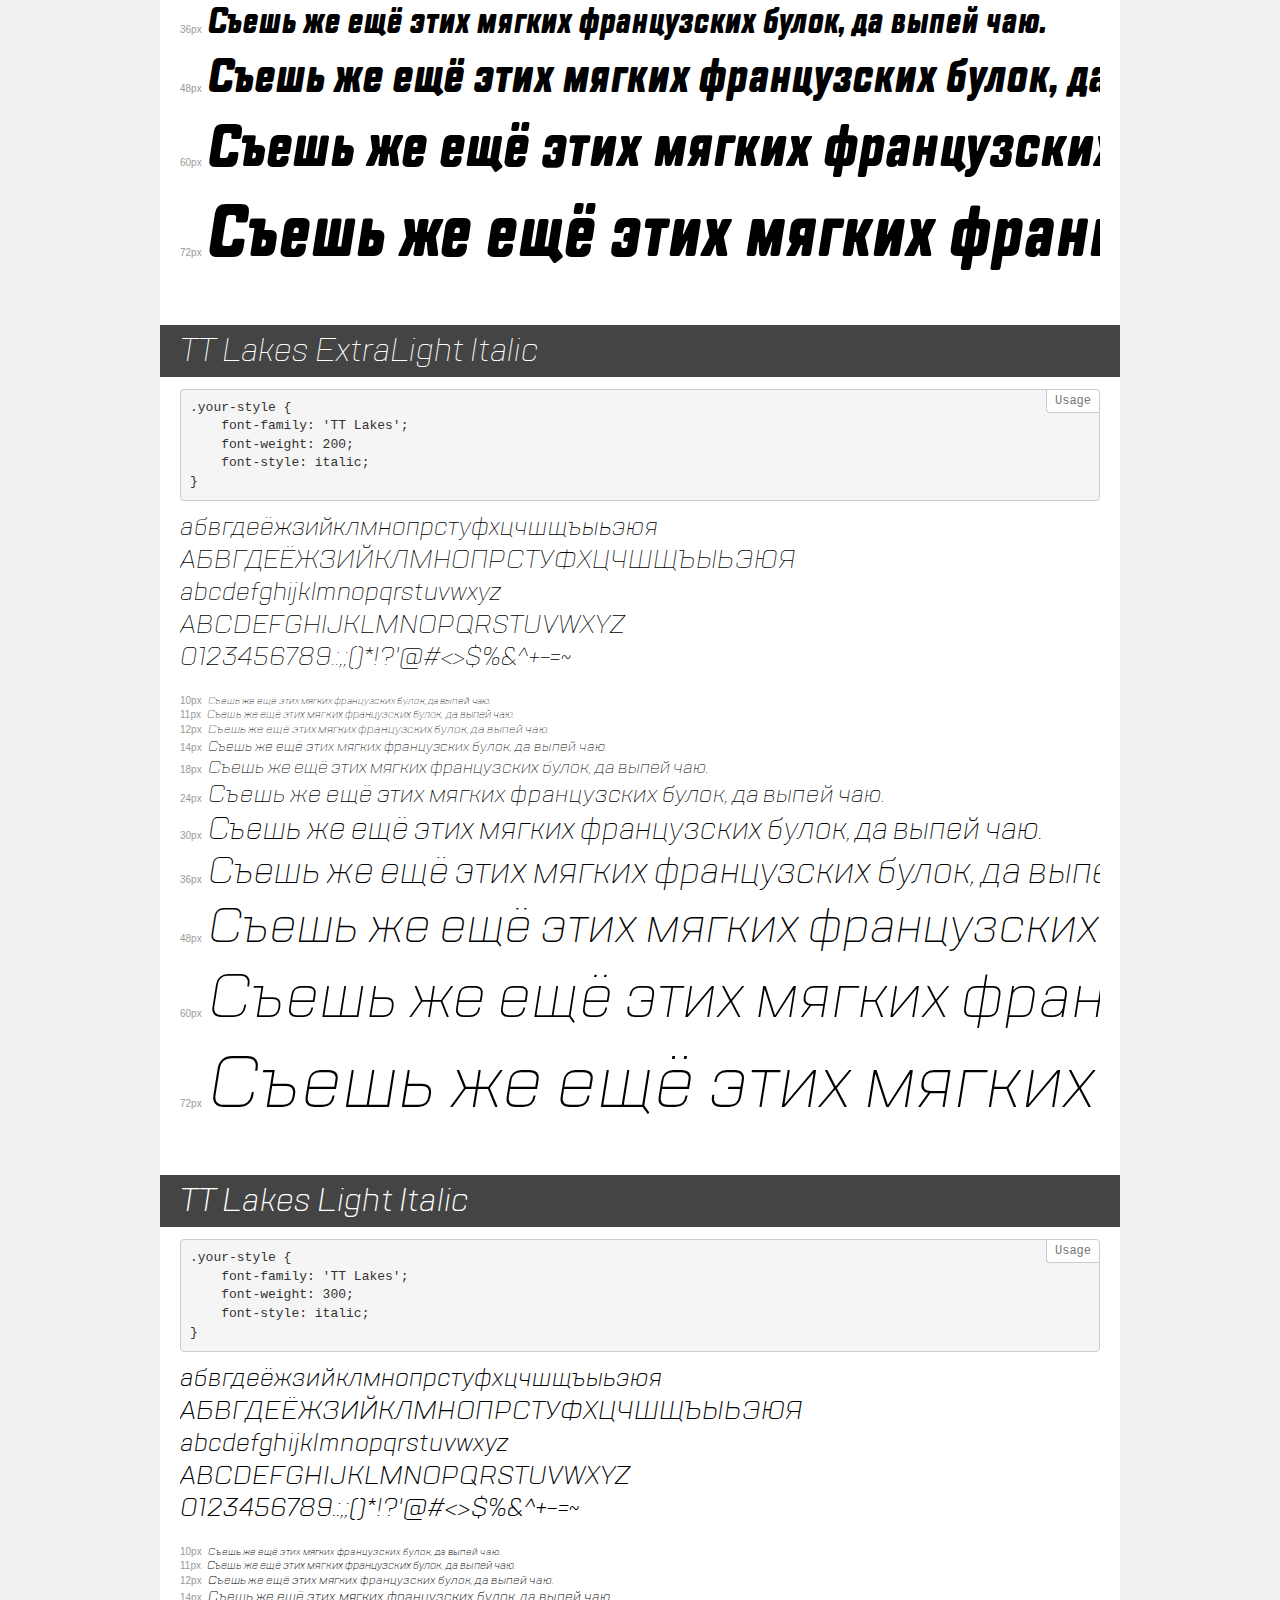
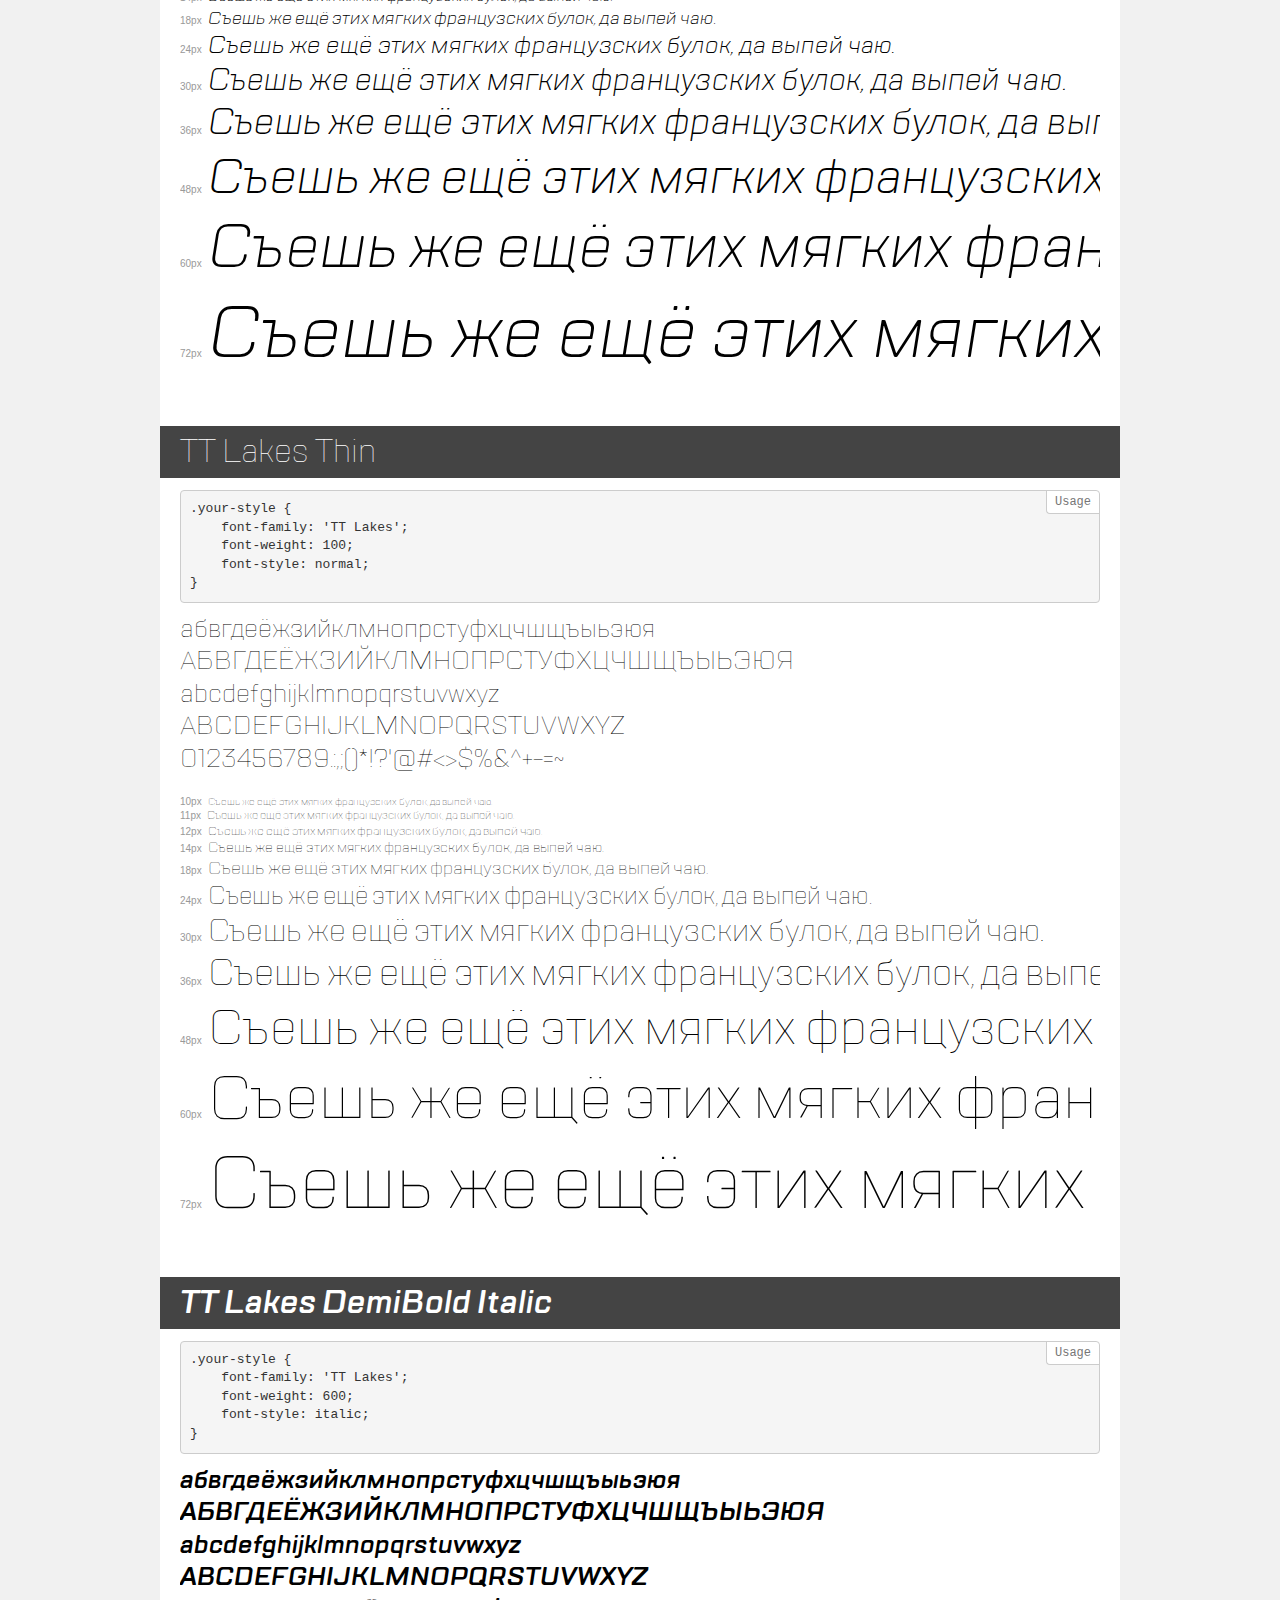
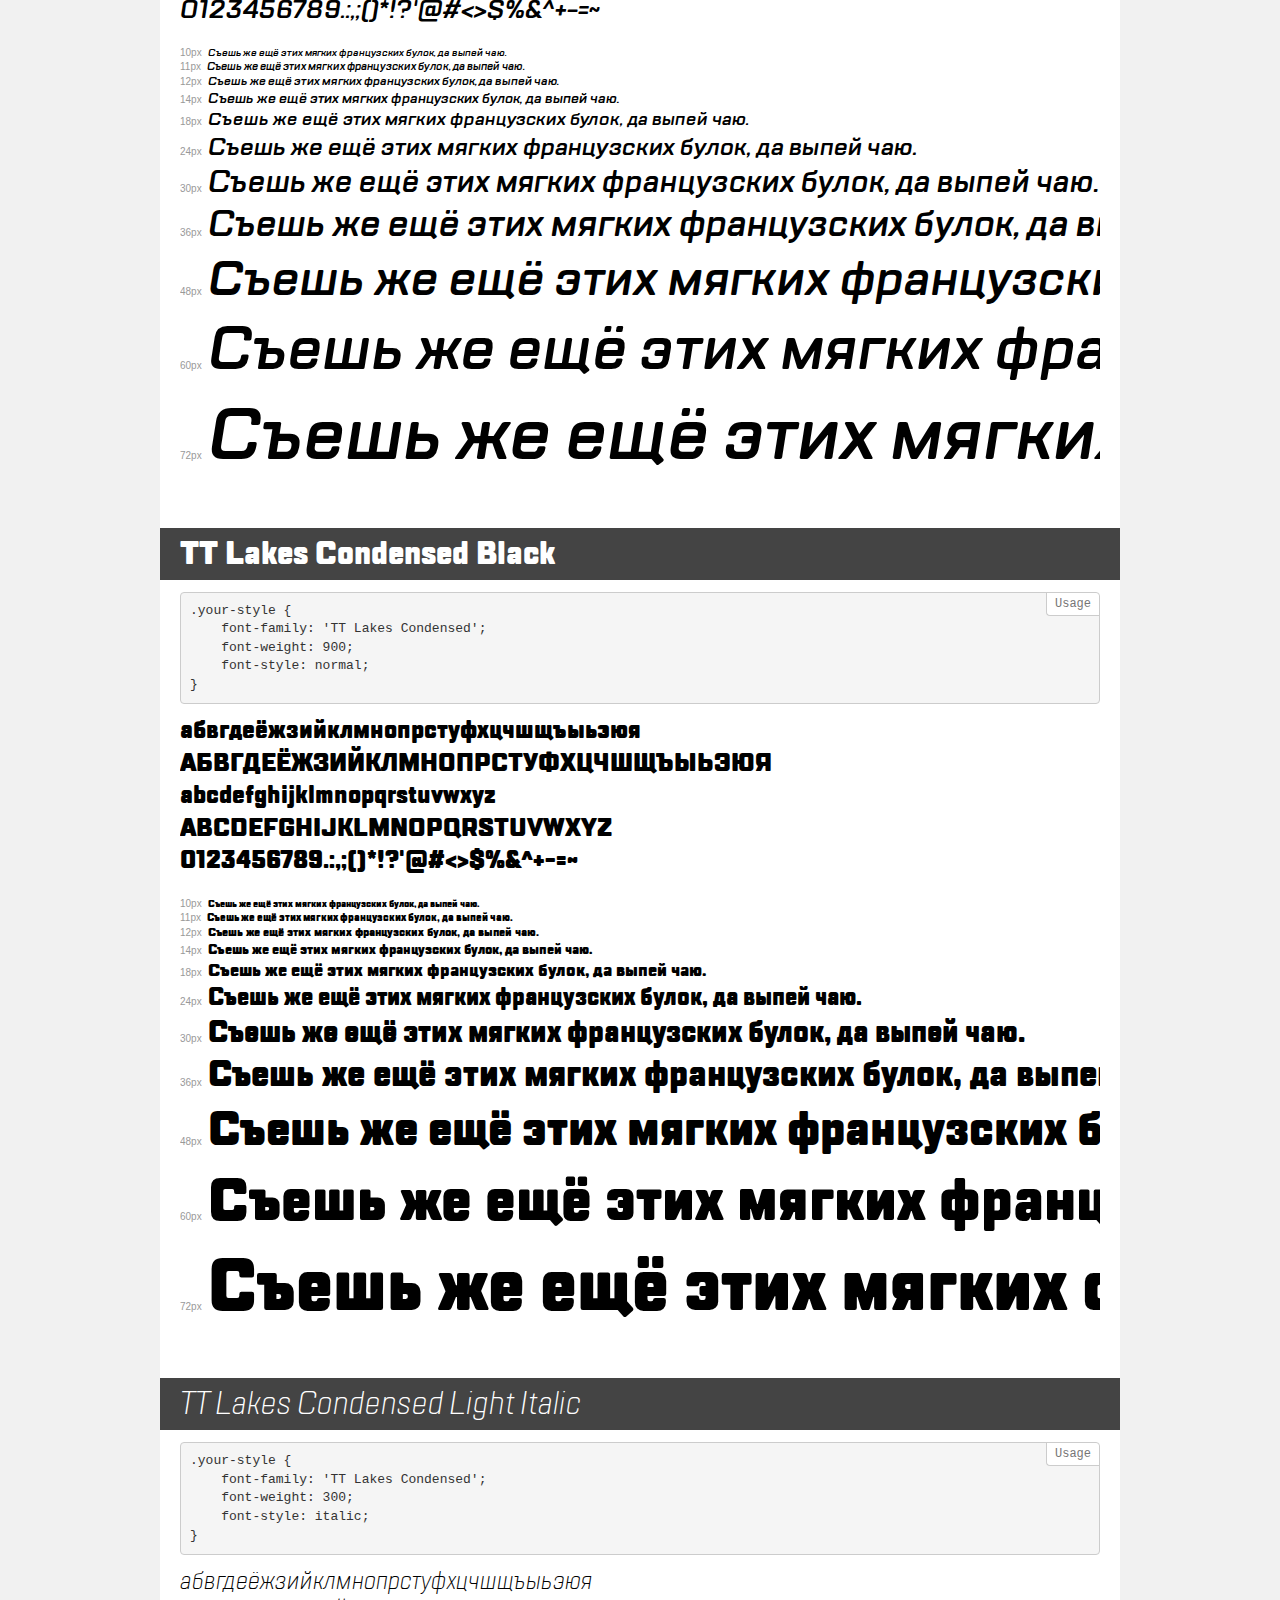
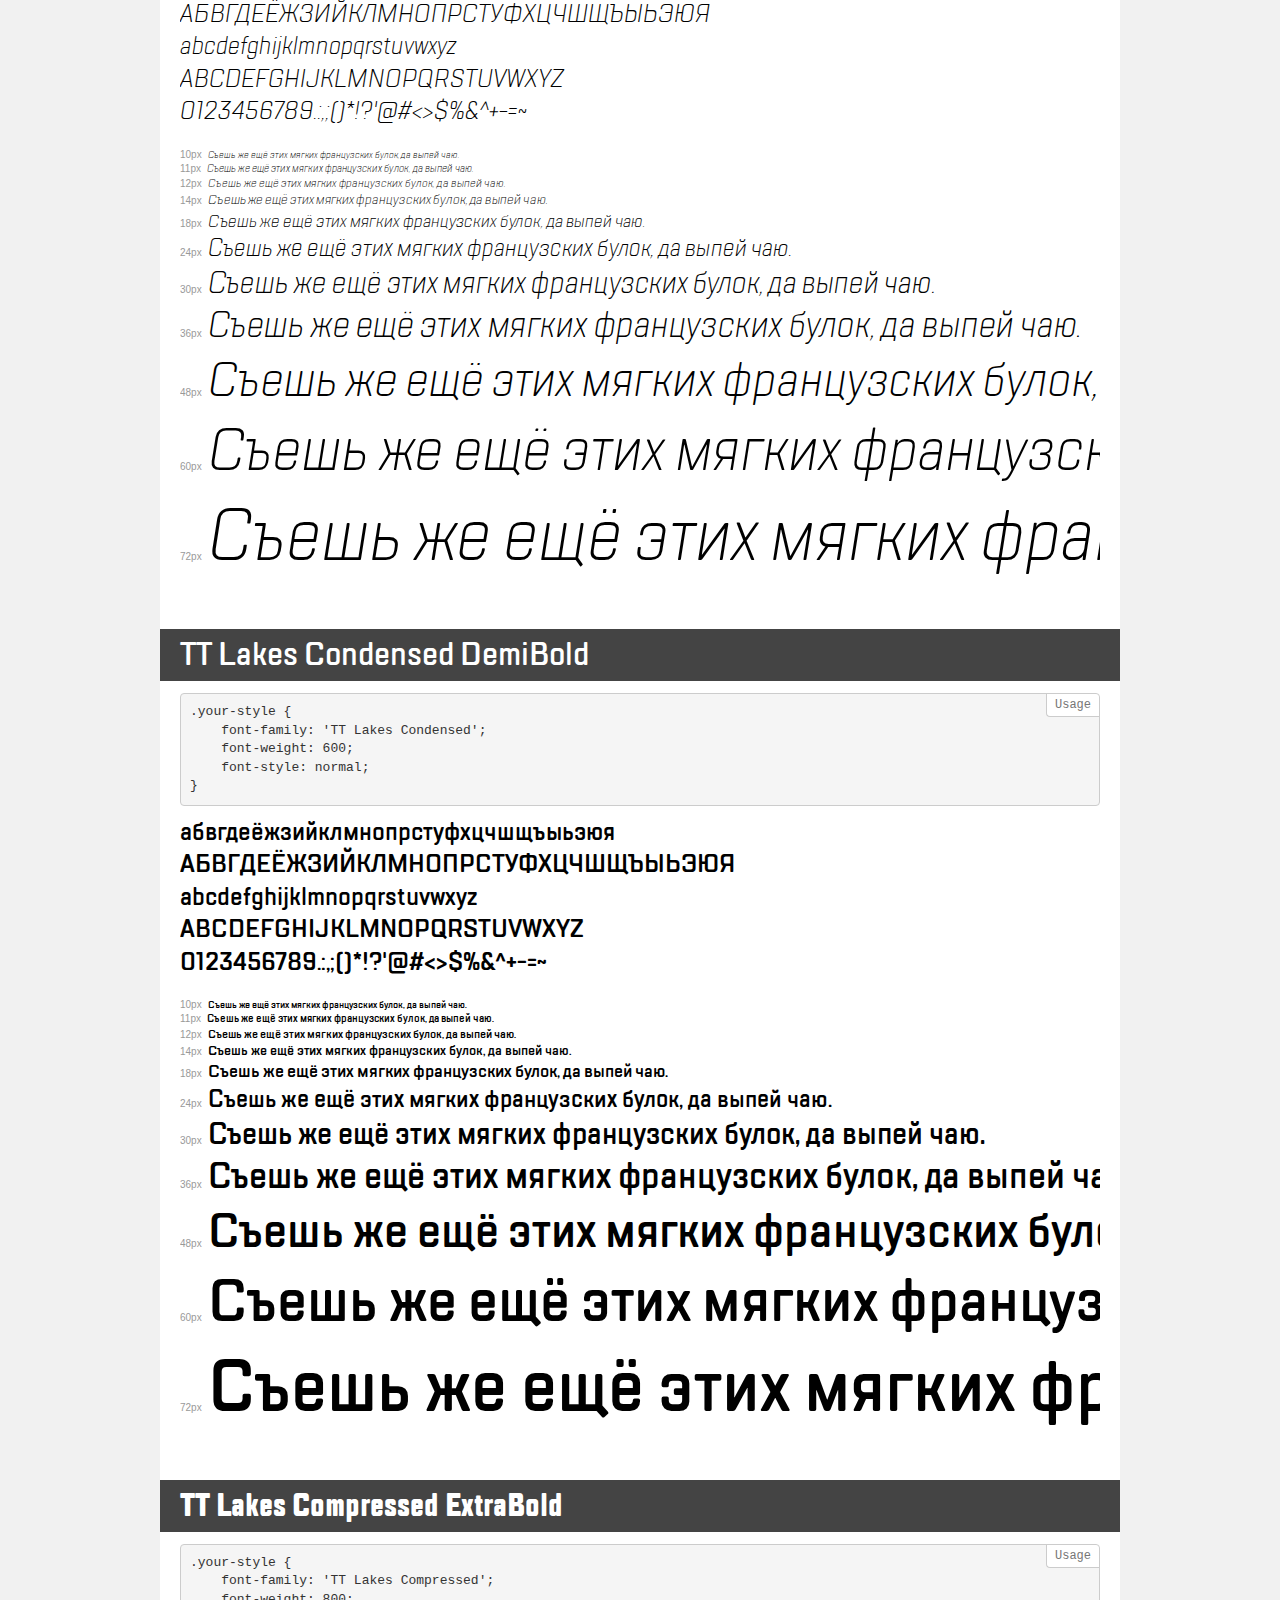
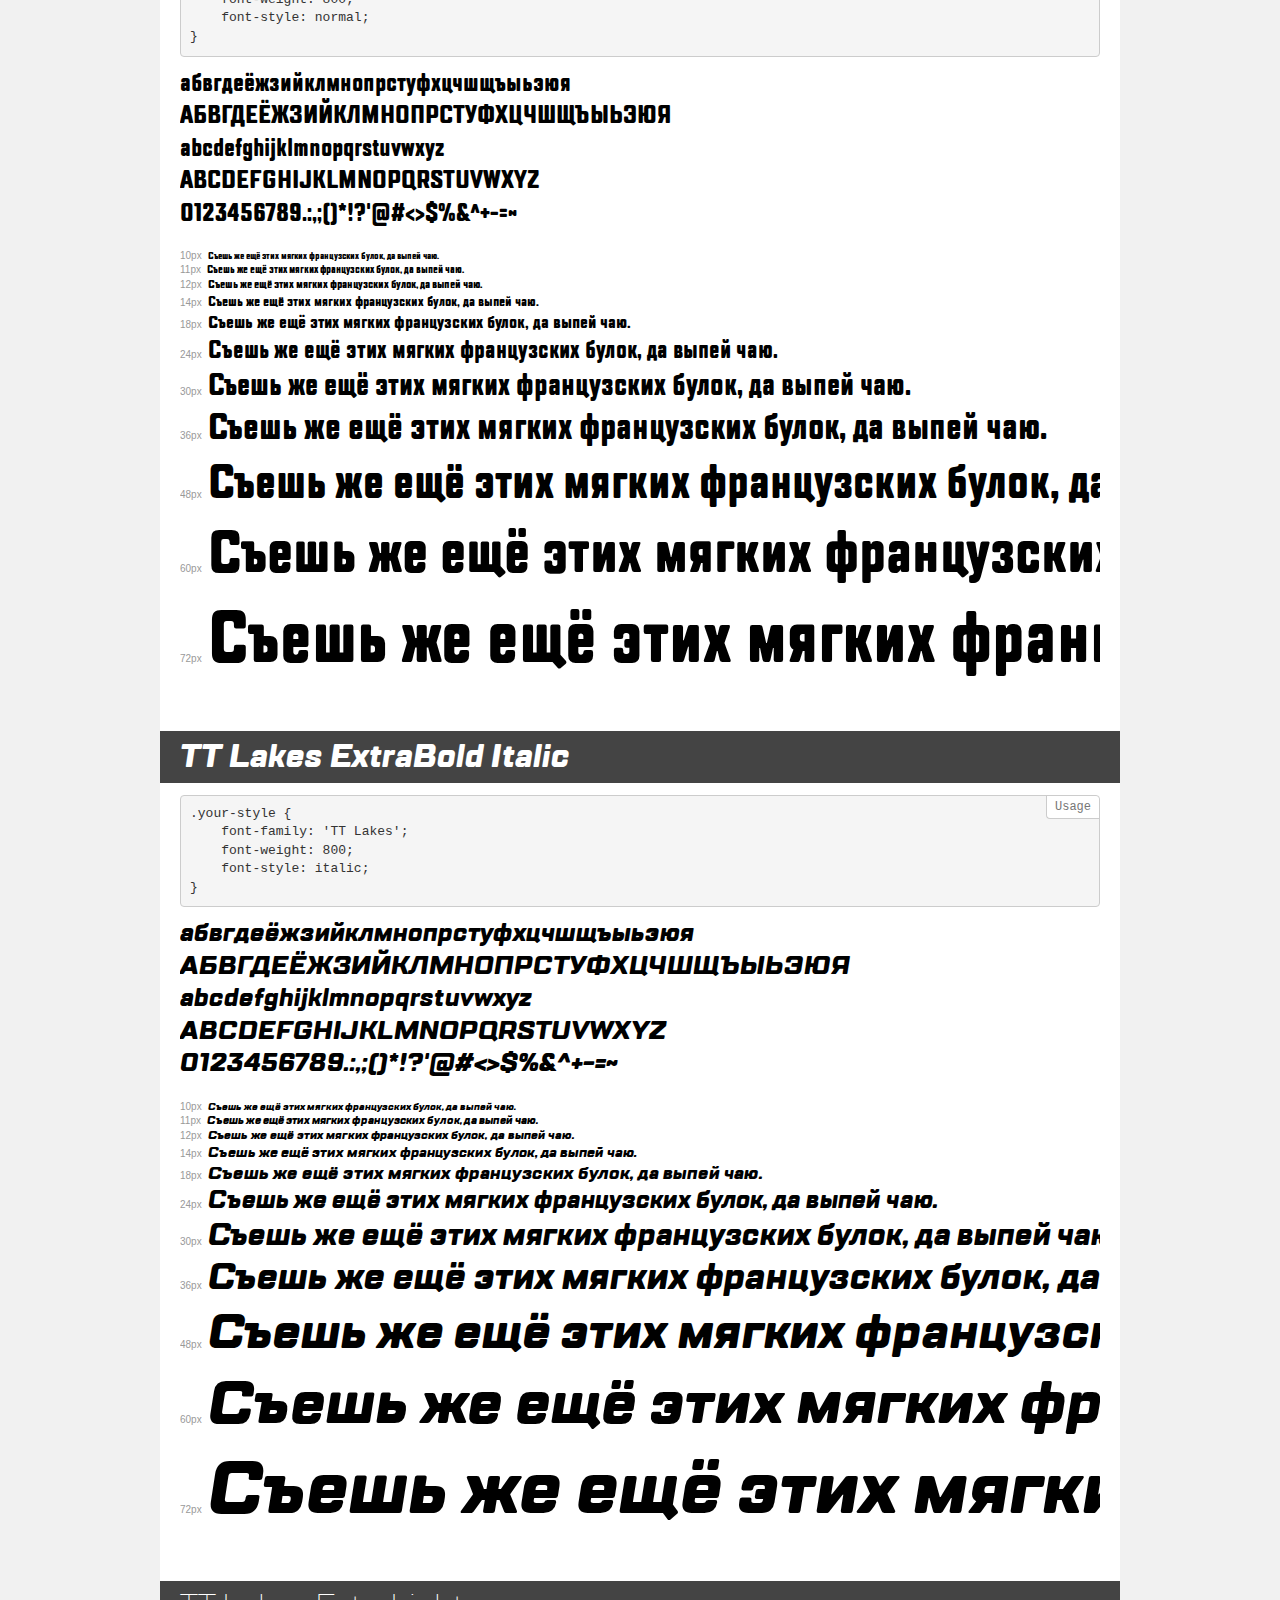
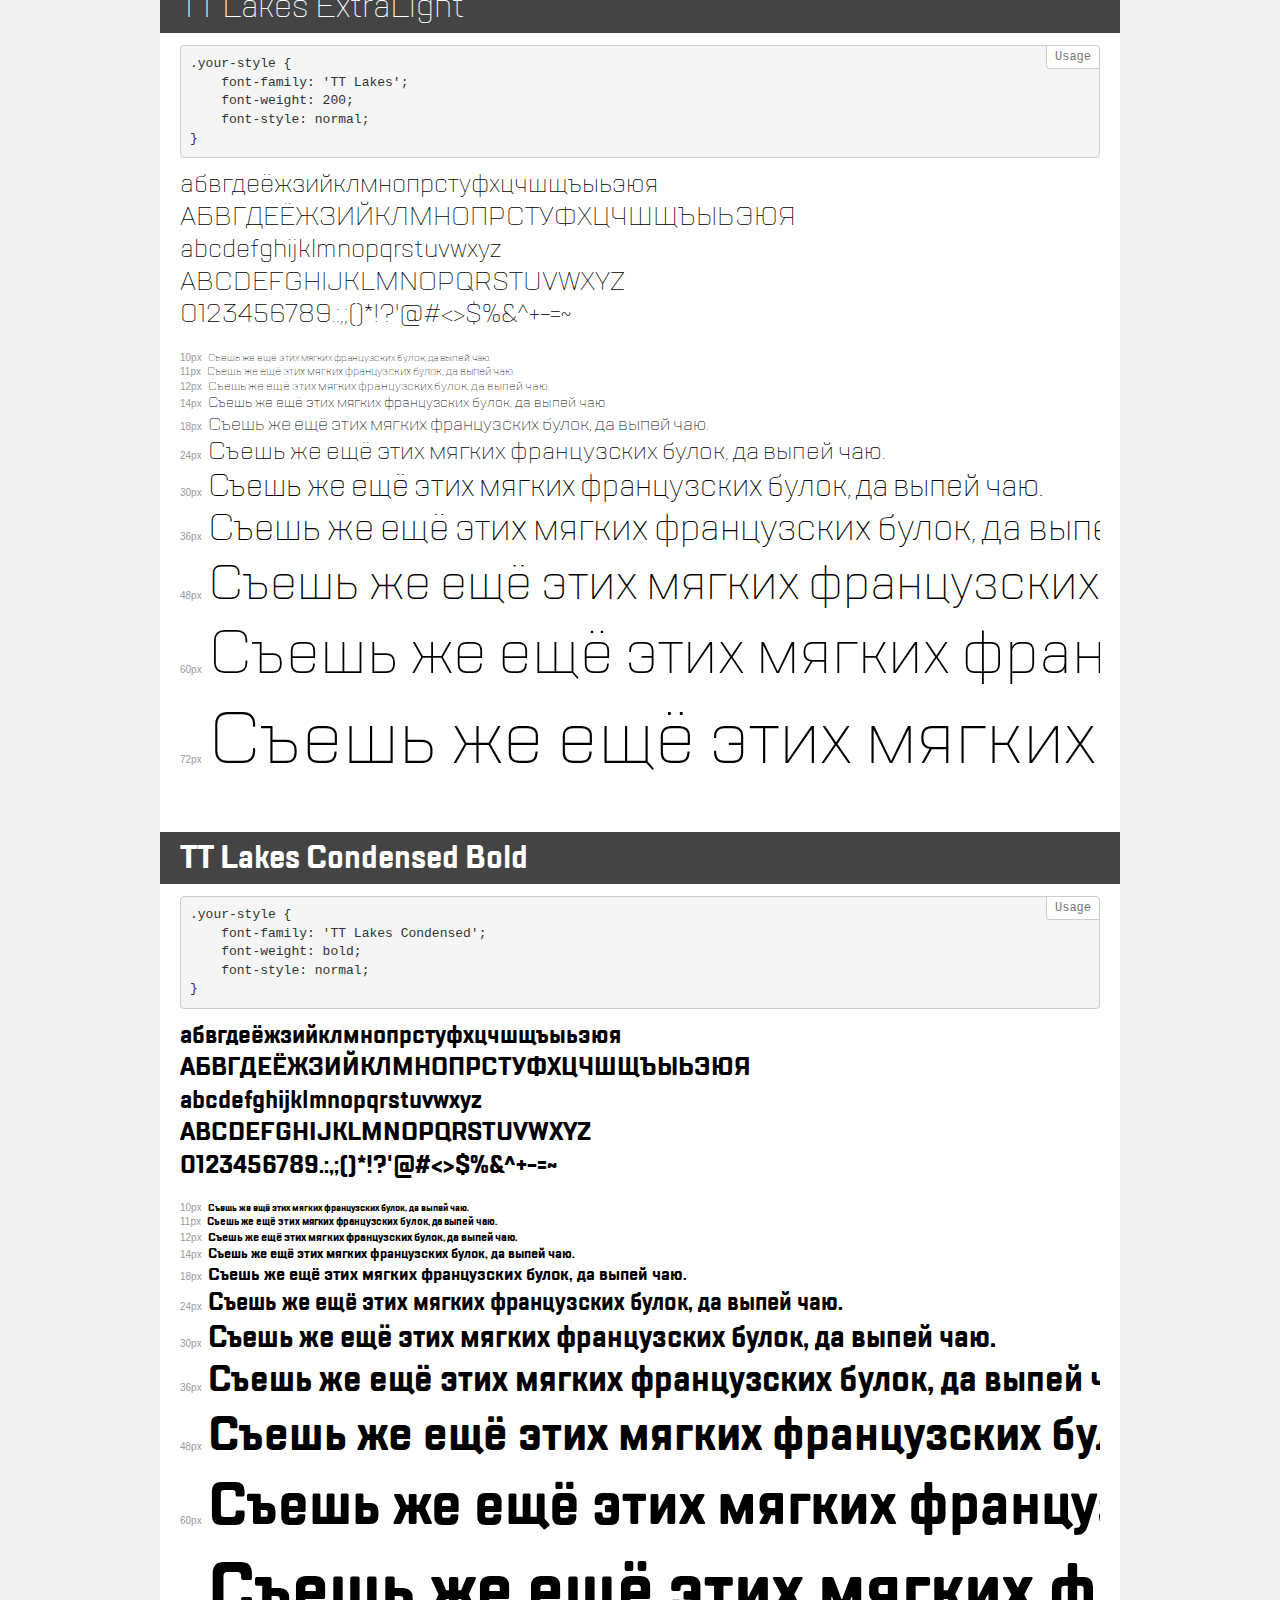
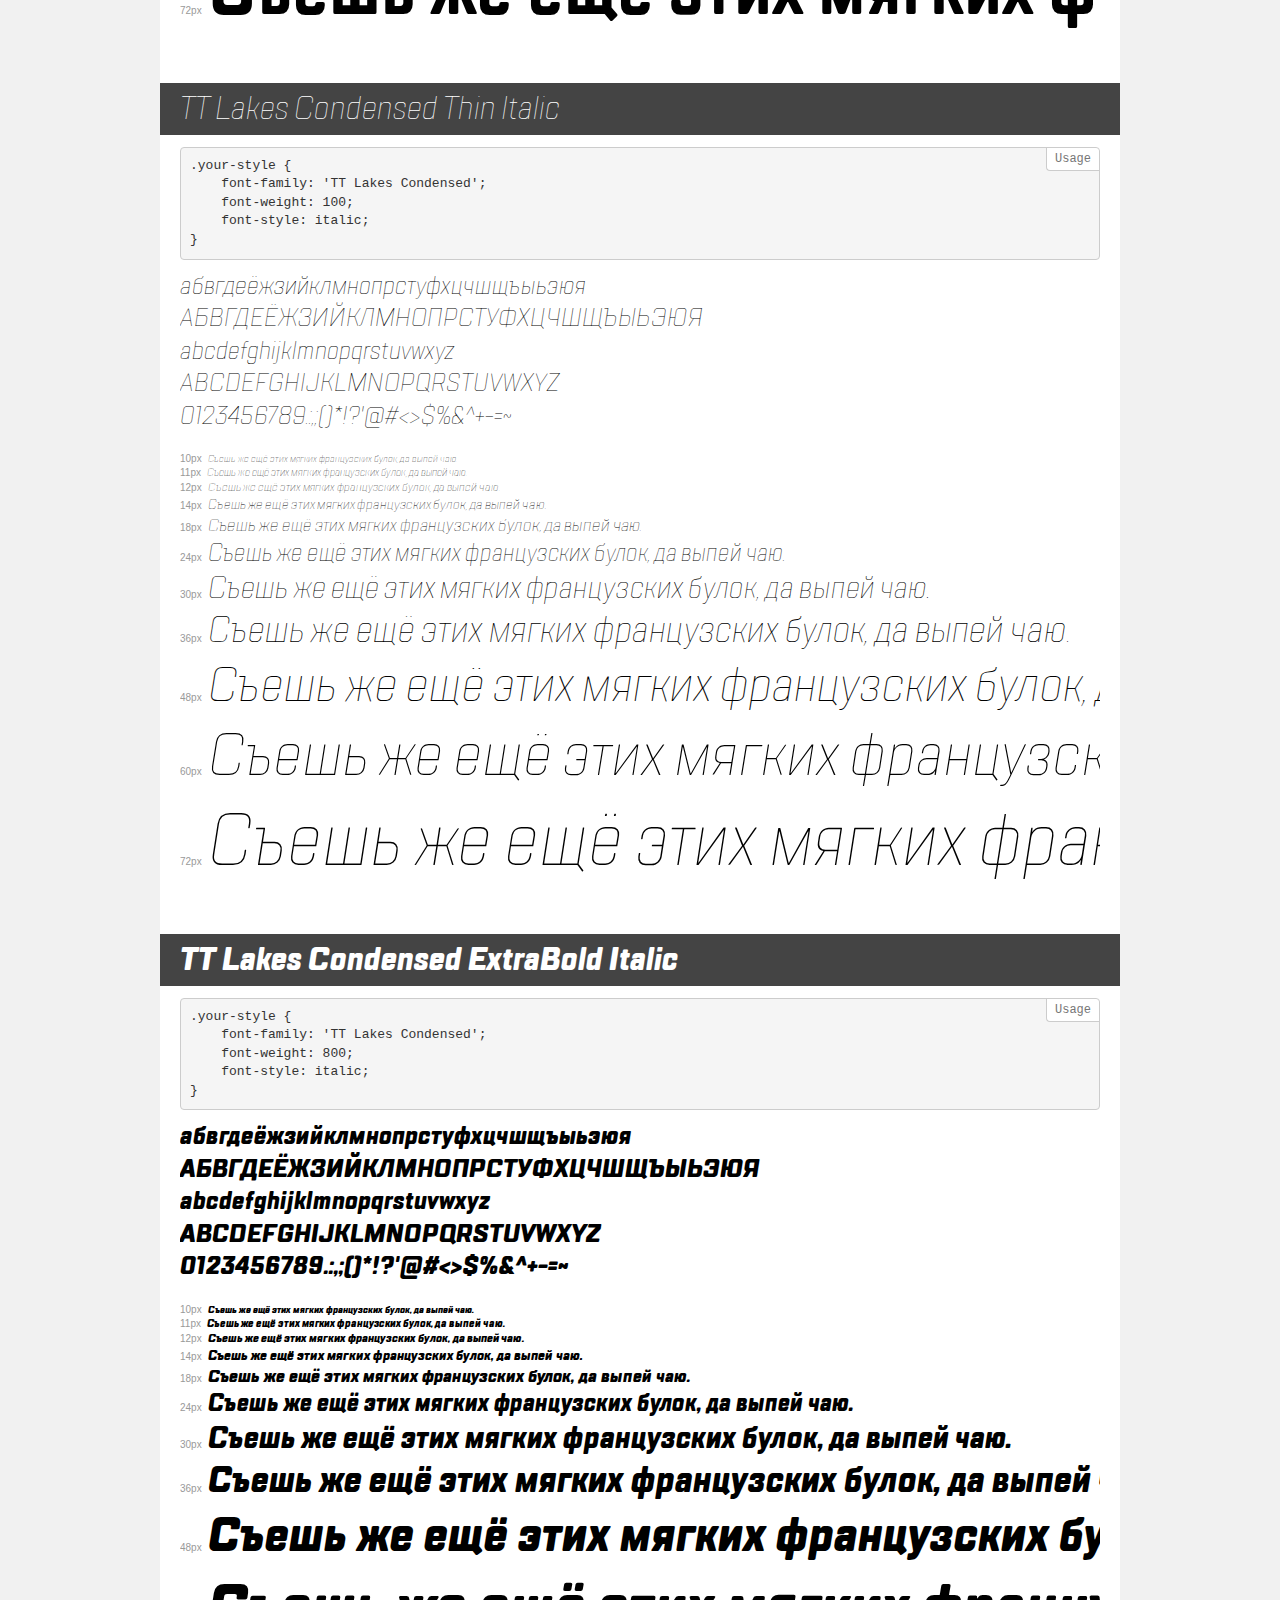
<file: src/fonts/TTLakes/demo.html>
<!DOCTYPE html>
<html>
<head>
    <meta charset="utf-8">
    <meta http-equiv="X-UA-Compatible" content="IE=edge">
    <meta name="viewport" content="width=device-width, initial-scale=1">
    <meta name="robots" content="noindex, noarchive">
    <meta name="format-detection" content="telephone=no">
    <title>Transfonter demo</title>
    <link href="stylesheet.css" rel="stylesheet">
    <style>
        /*
        http://meyerweb.com/eric/tools/css/reset/
        v2.0 | 20110126
        License: none (public domain)
        */
        html, body, div, span, applet, object, iframe,
        h1, h2, h3, h4, h5, h6, p, blockquote, pre,
        a, abbr, acronym, address, big, cite, code,
        del, dfn, em, img, ins, kbd, q, s, samp,
        small, strike, strong, sub, sup, tt, var,
        b, u, i, center,
        dl, dt, dd, ol, ul, li,
        fieldset, form, label, legend,
        table, caption, tbody, tfoot, thead, tr, th, td,
        article, aside, canvas, details, embed,
        figure, figcaption, footer, header, hgroup,
        menu, nav, output, ruby, section, summary,
        time, mark, audio, video {
            margin: 0;
            padding: 0;
            border: 0;
            font-size: 100%;
            font: inherit;
            vertical-align: baseline;
        }
        /* HTML5 display-role reset for older browsers */
        article, aside, details, figcaption, figure,
        footer, header, hgroup, menu, nav, section {
            display: block;
        }
        body {
            line-height: 1;
        }
        ol, ul {
            list-style: none;
        }
        blockquote, q {
            quotes: none;
        }
        blockquote:before, blockquote:after,
        q:before, q:after {
            content: '';
            content: none;
        }
        table {
            border-collapse: collapse;
            border-spacing: 0;
        }
        /* common styles */
        body {
            background: #f1f1f1;
            color: #000;
        }
        .page {
            background: #fff;
            width: 920px;
            margin: 0 auto;
            padding: 20px 20px 0 20px;
            overflow: hidden;
        }
        .font-container {
            overflow-x: auto;
            overflow-y: hidden;
            margin-bottom: 40px;
            line-height: 1.3;
            white-space: nowrap;
            padding-bottom: 5px;
        }
        h1 {
            position: relative;
            background: #444;
            font-size: 32px;
            color: #fff;
            padding: 10px 20px;
            margin: 0 -20px 12px -20px;
        }
        .letters {
            font-size: 25px;
            margin-bottom: 20px;
        }
        .s10:before {
            content: '10px';
        }
        .s11:before {
            content: '11px';
        }
        .s12:before {
            content: '12px';
        }
        .s14:before {
            content: '14px';
        }
        .s18:before {
            content: '18px';
        }
        .s24:before {
            content: '24px';
        }
        .s30:before {
            content: '30px';
        }
        .s36:before {
            content: '36px';
        }
        .s48:before {
            content: '48px';
        }
        .s60:before {
            content: '60px';
        }
        .s72:before {
            content: '72px';
        }
        .s10:before, .s11:before, .s12:before, .s14:before,
        .s18:before, .s24:before, .s30:before, .s36:before,
        .s48:before, .s60:before, .s72:before {
            font-family: Arial, sans-serif;
            font-size: 10px;
            font-weight: normal;
            font-style: normal;
            color: #999;
            padding-right: 6px;
        }
        pre {
            display: block;
            position: relative;
            padding: 9px;
            margin: 0 0 10px;
            font-family: Monaco, Menlo, Consolas, "Courier New", monospace !important;
            font-size: 13px;
            line-height: 1.428571429;
            color: #333;
            font-weight: normal !important;
            font-style: normal !important;
            background-color: #f5f5f5;
            border: 1px solid #ccc;
            overflow-x: auto;
            border-radius: 4px;
        }
        pre:after {
            display: block;
            position: absolute;
            right: 0;
            top: 0;
            content: 'Usage';
            line-height: 1;
            padding: 5px 8px;
            font-size: 12px;
            color: #767676;
            background-color: #fff;
            border: 1px solid #ccc;
            border-right: none;
            border-top: none;
            border-radius: 0 4px 0 4px;
            z-index: 10;
        }
        /* responsive */
        @media (max-width: 959px) {
            .page {
                width: auto;
                margin: 0;
            }
        }
    </style>
</head>
<body>
<div class="page">
    <div class="demo" style="font-family: 'TT Lakes'; font-weight: normal; font-style: italic;">
        <h1>TT Lakes Italic</h1>
        <pre>.your-style {
    font-family: 'TT Lakes';
    font-weight: normal;
    font-style: italic;
}</pre>
        <div class="font-container">
            <p class="letters">
                абвгдеёжзийклмнопрстуфхцчшщъыьэюя<br>
АБВГДЕЁЖЗИЙКЛМНОПРСТУФХЦЧШЩЪЫЬЭЮЯ<br>
abcdefghijklmnopqrstuvwxyz<br>
ABCDEFGHIJKLMNOPQRSTUVWXYZ<br>
                0123456789.:,;()*!?'@#<>$%&^+-=~
            </p>
            <p class="s10" style="font-size: 10px;">Съешь же ещё этих мягких французских булок, да выпей чаю.</p>
            <p class="s11" style="font-size: 11px;">Съешь же ещё этих мягких французских булок, да выпей чаю.</p>
            <p class="s12" style="font-size: 12px;">Съешь же ещё этих мягких французских булок, да выпей чаю.</p>
            <p class="s14" style="font-size: 14px;">Съешь же ещё этих мягких французских булок, да выпей чаю.</p>
            <p class="s18" style="font-size: 18px;">Съешь же ещё этих мягких французских булок, да выпей чаю.</p>
            <p class="s24" style="font-size: 24px;">Съешь же ещё этих мягких французских булок, да выпей чаю.</p>
            <p class="s30" style="font-size: 30px;">Съешь же ещё этих мягких французских булок, да выпей чаю.</p>
            <p class="s36" style="font-size: 36px;">Съешь же ещё этих мягких французских булок, да выпей чаю.</p>
            <p class="s48" style="font-size: 48px;">Съешь же ещё этих мягких французских булок, да выпей чаю.</p>
            <p class="s60" style="font-size: 60px;">Съешь же ещё этих мягких французских булок, да выпей чаю.</p>
            <p class="s72" style="font-size: 72px;">Съешь же ещё этих мягких французских булок, да выпей чаю.</p>
        </div>
    </div>
    <div class="demo" style="font-family: 'TT Lakes Condensed'; font-weight: 200; font-style: normal;">
        <h1>TT Lakes Condensed ExtraLight</h1>
        <pre>.your-style {
    font-family: 'TT Lakes Condensed';
    font-weight: 200;
    font-style: normal;
}</pre>
        <div class="font-container">
            <p class="letters">
                абвгдеёжзийклмнопрстуфхцчшщъыьэюя<br>
АБВГДЕЁЖЗИЙКЛМНОПРСТУФХЦЧШЩЪЫЬЭЮЯ<br>
abcdefghijklmnopqrstuvwxyz<br>
ABCDEFGHIJKLMNOPQRSTUVWXYZ<br>
                0123456789.:,;()*!?'@#<>$%&^+-=~
            </p>
            <p class="s10" style="font-size: 10px;">Съешь же ещё этих мягких французских булок, да выпей чаю.</p>
            <p class="s11" style="font-size: 11px;">Съешь же ещё этих мягких французских булок, да выпей чаю.</p>
            <p class="s12" style="font-size: 12px;">Съешь же ещё этих мягких французских булок, да выпей чаю.</p>
            <p class="s14" style="font-size: 14px;">Съешь же ещё этих мягких французских булок, да выпей чаю.</p>
            <p class="s18" style="font-size: 18px;">Съешь же ещё этих мягких французских булок, да выпей чаю.</p>
            <p class="s24" style="font-size: 24px;">Съешь же ещё этих мягких французских булок, да выпей чаю.</p>
            <p class="s30" style="font-size: 30px;">Съешь же ещё этих мягких французских булок, да выпей чаю.</p>
            <p class="s36" style="font-size: 36px;">Съешь же ещё этих мягких французских булок, да выпей чаю.</p>
            <p class="s48" style="font-size: 48px;">Съешь же ещё этих мягких французских булок, да выпей чаю.</p>
            <p class="s60" style="font-size: 60px;">Съешь же ещё этих мягких французских булок, да выпей чаю.</p>
            <p class="s72" style="font-size: 72px;">Съешь же ещё этих мягких французских булок, да выпей чаю.</p>
        </div>
    </div>
    <div class="demo" style="font-family: 'TT Lakes Compressed'; font-weight: normal; font-style: normal;">
        <h1>TT Lakes Compressed Regular</h1>
        <pre>.your-style {
    font-family: 'TT Lakes Compressed';
    font-weight: normal;
    font-style: normal;
}</pre>
        <div class="font-container">
            <p class="letters">
                абвгдеёжзийклмнопрстуфхцчшщъыьэюя<br>
АБВГДЕЁЖЗИЙКЛМНОПРСТУФХЦЧШЩЪЫЬЭЮЯ<br>
abcdefghijklmnopqrstuvwxyz<br>
ABCDEFGHIJKLMNOPQRSTUVWXYZ<br>
                0123456789.:,;()*!?'@#<>$%&^+-=~
            </p>
            <p class="s10" style="font-size: 10px;">Съешь же ещё этих мягких французских булок, да выпей чаю.</p>
            <p class="s11" style="font-size: 11px;">Съешь же ещё этих мягких французских булок, да выпей чаю.</p>
            <p class="s12" style="font-size: 12px;">Съешь же ещё этих мягких французских булок, да выпей чаю.</p>
            <p class="s14" style="font-size: 14px;">Съешь же ещё этих мягких французских булок, да выпей чаю.</p>
            <p class="s18" style="font-size: 18px;">Съешь же ещё этих мягких французских булок, да выпей чаю.</p>
            <p class="s24" style="font-size: 24px;">Съешь же ещё этих мягких французских булок, да выпей чаю.</p>
            <p class="s30" style="font-size: 30px;">Съешь же ещё этих мягких французских булок, да выпей чаю.</p>
            <p class="s36" style="font-size: 36px;">Съешь же ещё этих мягких французских булок, да выпей чаю.</p>
            <p class="s48" style="font-size: 48px;">Съешь же ещё этих мягких французских булок, да выпей чаю.</p>
            <p class="s60" style="font-size: 60px;">Съешь же ещё этих мягких французских булок, да выпей чаю.</p>
            <p class="s72" style="font-size: 72px;">Съешь же ещё этих мягких французских булок, да выпей чаю.</p>
        </div>
    </div>
    <div class="demo" style="font-family: 'TT Lakes Compressed'; font-weight: 100; font-style: italic;">
        <h1>TT Lakes Compressed Thin Italic</h1>
        <pre>.your-style {
    font-family: 'TT Lakes Compressed';
    font-weight: 100;
    font-style: italic;
}</pre>
        <div class="font-container">
            <p class="letters">
                абвгдеёжзийклмнопрстуфхцчшщъыьэюя<br>
АБВГДЕЁЖЗИЙКЛМНОПРСТУФХЦЧШЩЪЫЬЭЮЯ<br>
abcdefghijklmnopqrstuvwxyz<br>
ABCDEFGHIJKLMNOPQRSTUVWXYZ<br>
                0123456789.:,;()*!?'@#<>$%&^+-=~
            </p>
            <p class="s10" style="font-size: 10px;">Съешь же ещё этих мягких французских булок, да выпей чаю.</p>
            <p class="s11" style="font-size: 11px;">Съешь же ещё этих мягких французских булок, да выпей чаю.</p>
            <p class="s12" style="font-size: 12px;">Съешь же ещё этих мягких французских булок, да выпей чаю.</p>
            <p class="s14" style="font-size: 14px;">Съешь же ещё этих мягких французских булок, да выпей чаю.</p>
            <p class="s18" style="font-size: 18px;">Съешь же ещё этих мягких французских булок, да выпей чаю.</p>
            <p class="s24" style="font-size: 24px;">Съешь же ещё этих мягких французских булок, да выпей чаю.</p>
            <p class="s30" style="font-size: 30px;">Съешь же ещё этих мягких французских булок, да выпей чаю.</p>
            <p class="s36" style="font-size: 36px;">Съешь же ещё этих мягких французских булок, да выпей чаю.</p>
            <p class="s48" style="font-size: 48px;">Съешь же ещё этих мягких французских булок, да выпей чаю.</p>
            <p class="s60" style="font-size: 60px;">Съешь же ещё этих мягких французских булок, да выпей чаю.</p>
            <p class="s72" style="font-size: 72px;">Съешь же ещё этих мягких французских булок, да выпей чаю.</p>
        </div>
    </div>
    <div class="demo" style="font-family: 'TT Lakes Condensed'; font-weight: 500; font-style: normal;">
        <h1>TT Lakes Condensed Medium</h1>
        <pre>.your-style {
    font-family: 'TT Lakes Condensed';
    font-weight: 500;
    font-style: normal;
}</pre>
        <div class="font-container">
            <p class="letters">
                абвгдеёжзийклмнопрстуфхцчшщъыьэюя<br>
АБВГДЕЁЖЗИЙКЛМНОПРСТУФХЦЧШЩЪЫЬЭЮЯ<br>
abcdefghijklmnopqrstuvwxyz<br>
ABCDEFGHIJKLMNOPQRSTUVWXYZ<br>
                0123456789.:,;()*!?'@#<>$%&^+-=~
            </p>
            <p class="s10" style="font-size: 10px;">Съешь же ещё этих мягких французских булок, да выпей чаю.</p>
            <p class="s11" style="font-size: 11px;">Съешь же ещё этих мягких французских булок, да выпей чаю.</p>
            <p class="s12" style="font-size: 12px;">Съешь же ещё этих мягких французских булок, да выпей чаю.</p>
            <p class="s14" style="font-size: 14px;">Съешь же ещё этих мягких французских булок, да выпей чаю.</p>
            <p class="s18" style="font-size: 18px;">Съешь же ещё этих мягких французских булок, да выпей чаю.</p>
            <p class="s24" style="font-size: 24px;">Съешь же ещё этих мягких французских булок, да выпей чаю.</p>
            <p class="s30" style="font-size: 30px;">Съешь же ещё этих мягких французских булок, да выпей чаю.</p>
            <p class="s36" style="font-size: 36px;">Съешь же ещё этих мягких французских булок, да выпей чаю.</p>
            <p class="s48" style="font-size: 48px;">Съешь же ещё этих мягких французских булок, да выпей чаю.</p>
            <p class="s60" style="font-size: 60px;">Съешь же ещё этих мягких французских булок, да выпей чаю.</p>
            <p class="s72" style="font-size: 72px;">Съешь же ещё этих мягких французских булок, да выпей чаю.</p>
        </div>
    </div>
    <div class="demo" style="font-family: 'TT Lakes Compressed'; font-weight: 800; font-style: italic;">
        <h1>TT Lakes Compressed ExtraBold Italic</h1>
        <pre>.your-style {
    font-family: 'TT Lakes Compressed';
    font-weight: 800;
    font-style: italic;
}</pre>
        <div class="font-container">
            <p class="letters">
                абвгдеёжзийклмнопрстуфхцчшщъыьэюя<br>
АБВГДЕЁЖЗИЙКЛМНОПРСТУФХЦЧШЩЪЫЬЭЮЯ<br>
abcdefghijklmnopqrstuvwxyz<br>
ABCDEFGHIJKLMNOPQRSTUVWXYZ<br>
                0123456789.:,;()*!?'@#<>$%&^+-=~
            </p>
            <p class="s10" style="font-size: 10px;">Съешь же ещё этих мягких французских булок, да выпей чаю.</p>
            <p class="s11" style="font-size: 11px;">Съешь же ещё этих мягких французских булок, да выпей чаю.</p>
            <p class="s12" style="font-size: 12px;">Съешь же ещё этих мягких французских булок, да выпей чаю.</p>
            <p class="s14" style="font-size: 14px;">Съешь же ещё этих мягких французских булок, да выпей чаю.</p>
            <p class="s18" style="font-size: 18px;">Съешь же ещё этих мягких французских булок, да выпей чаю.</p>
            <p class="s24" style="font-size: 24px;">Съешь же ещё этих мягких французских булок, да выпей чаю.</p>
            <p class="s30" style="font-size: 30px;">Съешь же ещё этих мягких французских булок, да выпей чаю.</p>
            <p class="s36" style="font-size: 36px;">Съешь же ещё этих мягких французских булок, да выпей чаю.</p>
            <p class="s48" style="font-size: 48px;">Съешь же ещё этих мягких французских булок, да выпей чаю.</p>
            <p class="s60" style="font-size: 60px;">Съешь же ещё этих мягких французских булок, да выпей чаю.</p>
            <p class="s72" style="font-size: 72px;">Съешь же ещё этих мягких французских булок, да выпей чаю.</p>
        </div>
    </div>
    <div class="demo" style="font-family: 'TT Lakes'; font-weight: 200; font-style: italic;">
        <h1>TT Lakes ExtraLight Italic</h1>
        <pre>.your-style {
    font-family: 'TT Lakes';
    font-weight: 200;
    font-style: italic;
}</pre>
        <div class="font-container">
            <p class="letters">
                абвгдеёжзийклмнопрстуфхцчшщъыьэюя<br>
АБВГДЕЁЖЗИЙКЛМНОПРСТУФХЦЧШЩЪЫЬЭЮЯ<br>
abcdefghijklmnopqrstuvwxyz<br>
ABCDEFGHIJKLMNOPQRSTUVWXYZ<br>
                0123456789.:,;()*!?'@#<>$%&^+-=~
            </p>
            <p class="s10" style="font-size: 10px;">Съешь же ещё этих мягких французских булок, да выпей чаю.</p>
            <p class="s11" style="font-size: 11px;">Съешь же ещё этих мягких французских булок, да выпей чаю.</p>
            <p class="s12" style="font-size: 12px;">Съешь же ещё этих мягких французских булок, да выпей чаю.</p>
            <p class="s14" style="font-size: 14px;">Съешь же ещё этих мягких французских булок, да выпей чаю.</p>
            <p class="s18" style="font-size: 18px;">Съешь же ещё этих мягких французских булок, да выпей чаю.</p>
            <p class="s24" style="font-size: 24px;">Съешь же ещё этих мягких французских булок, да выпей чаю.</p>
            <p class="s30" style="font-size: 30px;">Съешь же ещё этих мягких французских булок, да выпей чаю.</p>
            <p class="s36" style="font-size: 36px;">Съешь же ещё этих мягких французских булок, да выпей чаю.</p>
            <p class="s48" style="font-size: 48px;">Съешь же ещё этих мягких французских булок, да выпей чаю.</p>
            <p class="s60" style="font-size: 60px;">Съешь же ещё этих мягких французских булок, да выпей чаю.</p>
            <p class="s72" style="font-size: 72px;">Съешь же ещё этих мягких французских булок, да выпей чаю.</p>
        </div>
    </div>
    <div class="demo" style="font-family: 'TT Lakes'; font-weight: 300; font-style: italic;">
        <h1>TT Lakes Light Italic</h1>
        <pre>.your-style {
    font-family: 'TT Lakes';
    font-weight: 300;
    font-style: italic;
}</pre>
        <div class="font-container">
            <p class="letters">
                абвгдеёжзийклмнопрстуфхцчшщъыьэюя<br>
АБВГДЕЁЖЗИЙКЛМНОПРСТУФХЦЧШЩЪЫЬЭЮЯ<br>
abcdefghijklmnopqrstuvwxyz<br>
ABCDEFGHIJKLMNOPQRSTUVWXYZ<br>
                0123456789.:,;()*!?'@#<>$%&^+-=~
            </p>
            <p class="s10" style="font-size: 10px;">Съешь же ещё этих мягких французских булок, да выпей чаю.</p>
            <p class="s11" style="font-size: 11px;">Съешь же ещё этих мягких французских булок, да выпей чаю.</p>
            <p class="s12" style="font-size: 12px;">Съешь же ещё этих мягких французских булок, да выпей чаю.</p>
            <p class="s14" style="font-size: 14px;">Съешь же ещё этих мягких французских булок, да выпей чаю.</p>
            <p class="s18" style="font-size: 18px;">Съешь же ещё этих мягких французских булок, да выпей чаю.</p>
            <p class="s24" style="font-size: 24px;">Съешь же ещё этих мягких французских булок, да выпей чаю.</p>
            <p class="s30" style="font-size: 30px;">Съешь же ещё этих мягких французских булок, да выпей чаю.</p>
            <p class="s36" style="font-size: 36px;">Съешь же ещё этих мягких французских булок, да выпей чаю.</p>
            <p class="s48" style="font-size: 48px;">Съешь же ещё этих мягких французских булок, да выпей чаю.</p>
            <p class="s60" style="font-size: 60px;">Съешь же ещё этих мягких французских булок, да выпей чаю.</p>
            <p class="s72" style="font-size: 72px;">Съешь же ещё этих мягких французских булок, да выпей чаю.</p>
        </div>
    </div>
    <div class="demo" style="font-family: 'TT Lakes'; font-weight: 100; font-style: normal;">
        <h1>TT Lakes Thin</h1>
        <pre>.your-style {
    font-family: 'TT Lakes';
    font-weight: 100;
    font-style: normal;
}</pre>
        <div class="font-container">
            <p class="letters">
                абвгдеёжзийклмнопрстуфхцчшщъыьэюя<br>
АБВГДЕЁЖЗИЙКЛМНОПРСТУФХЦЧШЩЪЫЬЭЮЯ<br>
abcdefghijklmnopqrstuvwxyz<br>
ABCDEFGHIJKLMNOPQRSTUVWXYZ<br>
                0123456789.:,;()*!?'@#<>$%&^+-=~
            </p>
            <p class="s10" style="font-size: 10px;">Съешь же ещё этих мягких французских булок, да выпей чаю.</p>
            <p class="s11" style="font-size: 11px;">Съешь же ещё этих мягких французских булок, да выпей чаю.</p>
            <p class="s12" style="font-size: 12px;">Съешь же ещё этих мягких французских булок, да выпей чаю.</p>
            <p class="s14" style="font-size: 14px;">Съешь же ещё этих мягких французских булок, да выпей чаю.</p>
            <p class="s18" style="font-size: 18px;">Съешь же ещё этих мягких французских булок, да выпей чаю.</p>
            <p class="s24" style="font-size: 24px;">Съешь же ещё этих мягких французских булок, да выпей чаю.</p>
            <p class="s30" style="font-size: 30px;">Съешь же ещё этих мягких французских булок, да выпей чаю.</p>
            <p class="s36" style="font-size: 36px;">Съешь же ещё этих мягких французских булок, да выпей чаю.</p>
            <p class="s48" style="font-size: 48px;">Съешь же ещё этих мягких французских булок, да выпей чаю.</p>
            <p class="s60" style="font-size: 60px;">Съешь же ещё этих мягких французских булок, да выпей чаю.</p>
            <p class="s72" style="font-size: 72px;">Съешь же ещё этих мягких французских булок, да выпей чаю.</p>
        </div>
    </div>
    <div class="demo" style="font-family: 'TT Lakes'; font-weight: 600; font-style: italic;">
        <h1>TT Lakes DemiBold Italic</h1>
        <pre>.your-style {
    font-family: 'TT Lakes';
    font-weight: 600;
    font-style: italic;
}</pre>
        <div class="font-container">
            <p class="letters">
                абвгдеёжзийклмнопрстуфхцчшщъыьэюя<br>
АБВГДЕЁЖЗИЙКЛМНОПРСТУФХЦЧШЩЪЫЬЭЮЯ<br>
abcdefghijklmnopqrstuvwxyz<br>
ABCDEFGHIJKLMNOPQRSTUVWXYZ<br>
                0123456789.:,;()*!?'@#<>$%&^+-=~
            </p>
            <p class="s10" style="font-size: 10px;">Съешь же ещё этих мягких французских булок, да выпей чаю.</p>
            <p class="s11" style="font-size: 11px;">Съешь же ещё этих мягких французских булок, да выпей чаю.</p>
            <p class="s12" style="font-size: 12px;">Съешь же ещё этих мягких французских булок, да выпей чаю.</p>
            <p class="s14" style="font-size: 14px;">Съешь же ещё этих мягких французских булок, да выпей чаю.</p>
            <p class="s18" style="font-size: 18px;">Съешь же ещё этих мягких французских булок, да выпей чаю.</p>
            <p class="s24" style="font-size: 24px;">Съешь же ещё этих мягких французских булок, да выпей чаю.</p>
            <p class="s30" style="font-size: 30px;">Съешь же ещё этих мягких французских булок, да выпей чаю.</p>
            <p class="s36" style="font-size: 36px;">Съешь же ещё этих мягких французских булок, да выпей чаю.</p>
            <p class="s48" style="font-size: 48px;">Съешь же ещё этих мягких французских булок, да выпей чаю.</p>
            <p class="s60" style="font-size: 60px;">Съешь же ещё этих мягких французских булок, да выпей чаю.</p>
            <p class="s72" style="font-size: 72px;">Съешь же ещё этих мягких французских булок, да выпей чаю.</p>
        </div>
    </div>
    <div class="demo" style="font-family: 'TT Lakes Condensed'; font-weight: 900; font-style: normal;">
        <h1>TT Lakes Condensed Black</h1>
        <pre>.your-style {
    font-family: 'TT Lakes Condensed';
    font-weight: 900;
    font-style: normal;
}</pre>
        <div class="font-container">
            <p class="letters">
                абвгдеёжзийклмнопрстуфхцчшщъыьэюя<br>
АБВГДЕЁЖЗИЙКЛМНОПРСТУФХЦЧШЩЪЫЬЭЮЯ<br>
abcdefghijklmnopqrstuvwxyz<br>
ABCDEFGHIJKLMNOPQRSTUVWXYZ<br>
                0123456789.:,;()*!?'@#<>$%&^+-=~
            </p>
            <p class="s10" style="font-size: 10px;">Съешь же ещё этих мягких французских булок, да выпей чаю.</p>
            <p class="s11" style="font-size: 11px;">Съешь же ещё этих мягких французских булок, да выпей чаю.</p>
            <p class="s12" style="font-size: 12px;">Съешь же ещё этих мягких французских булок, да выпей чаю.</p>
            <p class="s14" style="font-size: 14px;">Съешь же ещё этих мягких французских булок, да выпей чаю.</p>
            <p class="s18" style="font-size: 18px;">Съешь же ещё этих мягких французских булок, да выпей чаю.</p>
            <p class="s24" style="font-size: 24px;">Съешь же ещё этих мягких французских булок, да выпей чаю.</p>
            <p class="s30" style="font-size: 30px;">Съешь же ещё этих мягких французских булок, да выпей чаю.</p>
            <p class="s36" style="font-size: 36px;">Съешь же ещё этих мягких французских булок, да выпей чаю.</p>
            <p class="s48" style="font-size: 48px;">Съешь же ещё этих мягких французских булок, да выпей чаю.</p>
            <p class="s60" style="font-size: 60px;">Съешь же ещё этих мягких французских булок, да выпей чаю.</p>
            <p class="s72" style="font-size: 72px;">Съешь же ещё этих мягких французских булок, да выпей чаю.</p>
        </div>
    </div>
    <div class="demo" style="font-family: 'TT Lakes Condensed'; font-weight: 300; font-style: italic;">
        <h1>TT Lakes Condensed Light Italic</h1>
        <pre>.your-style {
    font-family: 'TT Lakes Condensed';
    font-weight: 300;
    font-style: italic;
}</pre>
        <div class="font-container">
            <p class="letters">
                абвгдеёжзийклмнопрстуфхцчшщъыьэюя<br>
АБВГДЕЁЖЗИЙКЛМНОПРСТУФХЦЧШЩЪЫЬЭЮЯ<br>
abcdefghijklmnopqrstuvwxyz<br>
ABCDEFGHIJKLMNOPQRSTUVWXYZ<br>
                0123456789.:,;()*!?'@#<>$%&^+-=~
            </p>
            <p class="s10" style="font-size: 10px;">Съешь же ещё этих мягких французских булок, да выпей чаю.</p>
            <p class="s11" style="font-size: 11px;">Съешь же ещё этих мягких французских булок, да выпей чаю.</p>
            <p class="s12" style="font-size: 12px;">Съешь же ещё этих мягких французских булок, да выпей чаю.</p>
            <p class="s14" style="font-size: 14px;">Съешь же ещё этих мягких французских булок, да выпей чаю.</p>
            <p class="s18" style="font-size: 18px;">Съешь же ещё этих мягких французских булок, да выпей чаю.</p>
            <p class="s24" style="font-size: 24px;">Съешь же ещё этих мягких французских булок, да выпей чаю.</p>
            <p class="s30" style="font-size: 30px;">Съешь же ещё этих мягких французских булок, да выпей чаю.</p>
            <p class="s36" style="font-size: 36px;">Съешь же ещё этих мягких французских булок, да выпей чаю.</p>
            <p class="s48" style="font-size: 48px;">Съешь же ещё этих мягких французских булок, да выпей чаю.</p>
            <p class="s60" style="font-size: 60px;">Съешь же ещё этих мягких французских булок, да выпей чаю.</p>
            <p class="s72" style="font-size: 72px;">Съешь же ещё этих мягких французских булок, да выпей чаю.</p>
        </div>
    </div>
    <div class="demo" style="font-family: 'TT Lakes Condensed'; font-weight: 600; font-style: normal;">
        <h1>TT Lakes Condensed DemiBold</h1>
        <pre>.your-style {
    font-family: 'TT Lakes Condensed';
    font-weight: 600;
    font-style: normal;
}</pre>
        <div class="font-container">
            <p class="letters">
                абвгдеёжзийклмнопрстуфхцчшщъыьэюя<br>
АБВГДЕЁЖЗИЙКЛМНОПРСТУФХЦЧШЩЪЫЬЭЮЯ<br>
abcdefghijklmnopqrstuvwxyz<br>
ABCDEFGHIJKLMNOPQRSTUVWXYZ<br>
                0123456789.:,;()*!?'@#<>$%&^+-=~
            </p>
            <p class="s10" style="font-size: 10px;">Съешь же ещё этих мягких французских булок, да выпей чаю.</p>
            <p class="s11" style="font-size: 11px;">Съешь же ещё этих мягких французских булок, да выпей чаю.</p>
            <p class="s12" style="font-size: 12px;">Съешь же ещё этих мягких французских булок, да выпей чаю.</p>
            <p class="s14" style="font-size: 14px;">Съешь же ещё этих мягких французских булок, да выпей чаю.</p>
            <p class="s18" style="font-size: 18px;">Съешь же ещё этих мягких французских булок, да выпей чаю.</p>
            <p class="s24" style="font-size: 24px;">Съешь же ещё этих мягких французских булок, да выпей чаю.</p>
            <p class="s30" style="font-size: 30px;">Съешь же ещё этих мягких французских булок, да выпей чаю.</p>
            <p class="s36" style="font-size: 36px;">Съешь же ещё этих мягких французских булок, да выпей чаю.</p>
            <p class="s48" style="font-size: 48px;">Съешь же ещё этих мягких французских булок, да выпей чаю.</p>
            <p class="s60" style="font-size: 60px;">Съешь же ещё этих мягких французских булок, да выпей чаю.</p>
            <p class="s72" style="font-size: 72px;">Съешь же ещё этих мягких французских булок, да выпей чаю.</p>
        </div>
    </div>
    <div class="demo" style="font-family: 'TT Lakes Compressed'; font-weight: 800; font-style: normal;">
        <h1>TT Lakes Compressed ExtraBold</h1>
        <pre>.your-style {
    font-family: 'TT Lakes Compressed';
    font-weight: 800;
    font-style: normal;
}</pre>
        <div class="font-container">
            <p class="letters">
                абвгдеёжзийклмнопрстуфхцчшщъыьэюя<br>
АБВГДЕЁЖЗИЙКЛМНОПРСТУФХЦЧШЩЪЫЬЭЮЯ<br>
abcdefghijklmnopqrstuvwxyz<br>
ABCDEFGHIJKLMNOPQRSTUVWXYZ<br>
                0123456789.:,;()*!?'@#<>$%&^+-=~
            </p>
            <p class="s10" style="font-size: 10px;">Съешь же ещё этих мягких французских булок, да выпей чаю.</p>
            <p class="s11" style="font-size: 11px;">Съешь же ещё этих мягких французских булок, да выпей чаю.</p>
            <p class="s12" style="font-size: 12px;">Съешь же ещё этих мягких французских булок, да выпей чаю.</p>
            <p class="s14" style="font-size: 14px;">Съешь же ещё этих мягких французских булок, да выпей чаю.</p>
            <p class="s18" style="font-size: 18px;">Съешь же ещё этих мягких французских булок, да выпей чаю.</p>
            <p class="s24" style="font-size: 24px;">Съешь же ещё этих мягких французских булок, да выпей чаю.</p>
            <p class="s30" style="font-size: 30px;">Съешь же ещё этих мягких французских булок, да выпей чаю.</p>
            <p class="s36" style="font-size: 36px;">Съешь же ещё этих мягких французских булок, да выпей чаю.</p>
            <p class="s48" style="font-size: 48px;">Съешь же ещё этих мягких французских булок, да выпей чаю.</p>
            <p class="s60" style="font-size: 60px;">Съешь же ещё этих мягких французских булок, да выпей чаю.</p>
            <p class="s72" style="font-size: 72px;">Съешь же ещё этих мягких французских булок, да выпей чаю.</p>
        </div>
    </div>
    <div class="demo" style="font-family: 'TT Lakes'; font-weight: 800; font-style: italic;">
        <h1>TT Lakes ExtraBold Italic</h1>
        <pre>.your-style {
    font-family: 'TT Lakes';
    font-weight: 800;
    font-style: italic;
}</pre>
        <div class="font-container">
            <p class="letters">
                абвгдеёжзийклмнопрстуфхцчшщъыьэюя<br>
АБВГДЕЁЖЗИЙКЛМНОПРСТУФХЦЧШЩЪЫЬЭЮЯ<br>
abcdefghijklmnopqrstuvwxyz<br>
ABCDEFGHIJKLMNOPQRSTUVWXYZ<br>
                0123456789.:,;()*!?'@#<>$%&^+-=~
            </p>
            <p class="s10" style="font-size: 10px;">Съешь же ещё этих мягких французских булок, да выпей чаю.</p>
            <p class="s11" style="font-size: 11px;">Съешь же ещё этих мягких французских булок, да выпей чаю.</p>
            <p class="s12" style="font-size: 12px;">Съешь же ещё этих мягких французских булок, да выпей чаю.</p>
            <p class="s14" style="font-size: 14px;">Съешь же ещё этих мягких французских булок, да выпей чаю.</p>
            <p class="s18" style="font-size: 18px;">Съешь же ещё этих мягких французских булок, да выпей чаю.</p>
            <p class="s24" style="font-size: 24px;">Съешь же ещё этих мягких французских булок, да выпей чаю.</p>
            <p class="s30" style="font-size: 30px;">Съешь же ещё этих мягких французских булок, да выпей чаю.</p>
            <p class="s36" style="font-size: 36px;">Съешь же ещё этих мягких французских булок, да выпей чаю.</p>
            <p class="s48" style="font-size: 48px;">Съешь же ещё этих мягких французских булок, да выпей чаю.</p>
            <p class="s60" style="font-size: 60px;">Съешь же ещё этих мягких французских булок, да выпей чаю.</p>
            <p class="s72" style="font-size: 72px;">Съешь же ещё этих мягких французских булок, да выпей чаю.</p>
        </div>
    </div>
    <div class="demo" style="font-family: 'TT Lakes'; font-weight: 200; font-style: normal;">
        <h1>TT Lakes ExtraLight</h1>
        <pre>.your-style {
    font-family: 'TT Lakes';
    font-weight: 200;
    font-style: normal;
}</pre>
        <div class="font-container">
            <p class="letters">
                абвгдеёжзийклмнопрстуфхцчшщъыьэюя<br>
АБВГДЕЁЖЗИЙКЛМНОПРСТУФХЦЧШЩЪЫЬЭЮЯ<br>
abcdefghijklmnopqrstuvwxyz<br>
ABCDEFGHIJKLMNOPQRSTUVWXYZ<br>
                0123456789.:,;()*!?'@#<>$%&^+-=~
            </p>
            <p class="s10" style="font-size: 10px;">Съешь же ещё этих мягких французских булок, да выпей чаю.</p>
            <p class="s11" style="font-size: 11px;">Съешь же ещё этих мягких французских булок, да выпей чаю.</p>
            <p class="s12" style="font-size: 12px;">Съешь же ещё этих мягких французских булок, да выпей чаю.</p>
            <p class="s14" style="font-size: 14px;">Съешь же ещё этих мягких французских булок, да выпей чаю.</p>
            <p class="s18" style="font-size: 18px;">Съешь же ещё этих мягких французских булок, да выпей чаю.</p>
            <p class="s24" style="font-size: 24px;">Съешь же ещё этих мягких французских булок, да выпей чаю.</p>
            <p class="s30" style="font-size: 30px;">Съешь же ещё этих мягких французских булок, да выпей чаю.</p>
            <p class="s36" style="font-size: 36px;">Съешь же ещё этих мягких французских булок, да выпей чаю.</p>
            <p class="s48" style="font-size: 48px;">Съешь же ещё этих мягких французских булок, да выпей чаю.</p>
            <p class="s60" style="font-size: 60px;">Съешь же ещё этих мягких французских булок, да выпей чаю.</p>
            <p class="s72" style="font-size: 72px;">Съешь же ещё этих мягких французских булок, да выпей чаю.</p>
        </div>
    </div>
    <div class="demo" style="font-family: 'TT Lakes Condensed'; font-weight: bold; font-style: normal;">
        <h1>TT Lakes Condensed Bold</h1>
        <pre>.your-style {
    font-family: 'TT Lakes Condensed';
    font-weight: bold;
    font-style: normal;
}</pre>
        <div class="font-container">
            <p class="letters">
                абвгдеёжзийклмнопрстуфхцчшщъыьэюя<br>
АБВГДЕЁЖЗИЙКЛМНОПРСТУФХЦЧШЩЪЫЬЭЮЯ<br>
abcdefghijklmnopqrstuvwxyz<br>
ABCDEFGHIJKLMNOPQRSTUVWXYZ<br>
                0123456789.:,;()*!?'@#<>$%&^+-=~
            </p>
            <p class="s10" style="font-size: 10px;">Съешь же ещё этих мягких французских булок, да выпей чаю.</p>
            <p class="s11" style="font-size: 11px;">Съешь же ещё этих мягких французских булок, да выпей чаю.</p>
            <p class="s12" style="font-size: 12px;">Съешь же ещё этих мягких французских булок, да выпей чаю.</p>
            <p class="s14" style="font-size: 14px;">Съешь же ещё этих мягких французских булок, да выпей чаю.</p>
            <p class="s18" style="font-size: 18px;">Съешь же ещё этих мягких французских булок, да выпей чаю.</p>
            <p class="s24" style="font-size: 24px;">Съешь же ещё этих мягких французских булок, да выпей чаю.</p>
            <p class="s30" style="font-size: 30px;">Съешь же ещё этих мягких французских булок, да выпей чаю.</p>
            <p class="s36" style="font-size: 36px;">Съешь же ещё этих мягких французских булок, да выпей чаю.</p>
            <p class="s48" style="font-size: 48px;">Съешь же ещё этих мягких французских булок, да выпей чаю.</p>
            <p class="s60" style="font-size: 60px;">Съешь же ещё этих мягких французских булок, да выпей чаю.</p>
            <p class="s72" style="font-size: 72px;">Съешь же ещё этих мягких французских булок, да выпей чаю.</p>
        </div>
    </div>
    <div class="demo" style="font-family: 'TT Lakes Condensed'; font-weight: 100; font-style: italic;">
        <h1>TT Lakes Condensed Thin Italic</h1>
        <pre>.your-style {
    font-family: 'TT Lakes Condensed';
    font-weight: 100;
    font-style: italic;
}</pre>
        <div class="font-container">
            <p class="letters">
                абвгдеёжзийклмнопрстуфхцчшщъыьэюя<br>
АБВГДЕЁЖЗИЙКЛМНОПРСТУФХЦЧШЩЪЫЬЭЮЯ<br>
abcdefghijklmnopqrstuvwxyz<br>
ABCDEFGHIJKLMNOPQRSTUVWXYZ<br>
                0123456789.:,;()*!?'@#<>$%&^+-=~
            </p>
            <p class="s10" style="font-size: 10px;">Съешь же ещё этих мягких французских булок, да выпей чаю.</p>
            <p class="s11" style="font-size: 11px;">Съешь же ещё этих мягких французских булок, да выпей чаю.</p>
            <p class="s12" style="font-size: 12px;">Съешь же ещё этих мягких французских булок, да выпей чаю.</p>
            <p class="s14" style="font-size: 14px;">Съешь же ещё этих мягких французских булок, да выпей чаю.</p>
            <p class="s18" style="font-size: 18px;">Съешь же ещё этих мягких французских булок, да выпей чаю.</p>
            <p class="s24" style="font-size: 24px;">Съешь же ещё этих мягких французских булок, да выпей чаю.</p>
            <p class="s30" style="font-size: 30px;">Съешь же ещё этих мягких французских булок, да выпей чаю.</p>
            <p class="s36" style="font-size: 36px;">Съешь же ещё этих мягких французских булок, да выпей чаю.</p>
            <p class="s48" style="font-size: 48px;">Съешь же ещё этих мягких французских булок, да выпей чаю.</p>
            <p class="s60" style="font-size: 60px;">Съешь же ещё этих мягких французских булок, да выпей чаю.</p>
            <p class="s72" style="font-size: 72px;">Съешь же ещё этих мягких французских булок, да выпей чаю.</p>
        </div>
    </div>
    <div class="demo" style="font-family: 'TT Lakes Condensed'; font-weight: 800; font-style: italic;">
        <h1>TT Lakes Condensed ExtraBold Italic</h1>
        <pre>.your-style {
    font-family: 'TT Lakes Condensed';
    font-weight: 800;
    font-style: italic;
}</pre>
        <div class="font-container">
            <p class="letters">
                абвгдеёжзийклмнопрстуфхцчшщъыьэюя<br>
АБВГДЕЁЖЗИЙКЛМНОПРСТУФХЦЧШЩЪЫЬЭЮЯ<br>
abcdefghijklmnopqrstuvwxyz<br>
ABCDEFGHIJKLMNOPQRSTUVWXYZ<br>
                0123456789.:,;()*!?'@#<>$%&^+-=~
            </p>
            <p class="s10" style="font-size: 10px;">Съешь же ещё этих мягких французских булок, да выпей чаю.</p>
            <p class="s11" style="font-size: 11px;">Съешь же ещё этих мягких французских булок, да выпей чаю.</p>
            <p class="s12" style="font-size: 12px;">Съешь же ещё этих мягких французских булок, да выпей чаю.</p>
            <p class="s14" style="font-size: 14px;">Съешь же ещё этих мягких французских булок, да выпей чаю.</p>
            <p class="s18" style="font-size: 18px;">Съешь же ещё этих мягких французских булок, да выпей чаю.</p>
            <p class="s24" style="font-size: 24px;">Съешь же ещё этих мягких французских булок, да выпей чаю.</p>
            <p class="s30" style="font-size: 30px;">Съешь же ещё этих мягких французских булок, да выпей чаю.</p>
            <p class="s36" style="font-size: 36px;">Съешь же ещё этих мягких французских булок, да выпей чаю.</p>
            <p class="s48" style="font-size: 48px;">Съешь же ещё этих мягких французских булок, да выпей чаю.</p>
            <p class="s60" style="font-size: 60px;">Съешь же ещё этих мягких французских булок, да выпей чаю.</p>
            <p class="s72" style="font-size: 72px;">Съешь же ещё этих мягких французских булок, да выпей чаю.</p>
        </div>
    </div>
    <div class="demo" style="font-family: 'TT Lakes Compressed'; font-weight: 500; font-style: normal;">
        <h1>TT Lakes Compressed Medium</h1>
        <pre>.your-style {
    font-family: 'TT Lakes Compressed';
    font-weight: 500;
    font-style: normal;
}</pre>
        <div class="font-container">
            <p class="letters">
                абвгдеёжзийклмнопрстуфхцчшщъыьэюя<br>
АБВГДЕЁЖЗИЙКЛМНОПРСТУФХЦЧШЩЪЫЬЭЮЯ<br>
abcdefghijklmnopqrstuvwxyz<br>
ABCDEFGHIJKLMNOPQRSTUVWXYZ<br>
                0123456789.:,;()*!?'@#<>$%&^+-=~
            </p>
            <p class="s10" style="font-size: 10px;">Съешь же ещё этих мягких французских булок, да выпей чаю.</p>
            <p class="s11" style="font-size: 11px;">Съешь же ещё этих мягких французских булок, да выпей чаю.</p>
            <p class="s12" style="font-size: 12px;">Съешь же ещё этих мягких французских булок, да выпей чаю.</p>
            <p class="s14" style="font-size: 14px;">Съешь же ещё этих мягких французских булок, да выпей чаю.</p>
            <p class="s18" style="font-size: 18px;">Съешь же ещё этих мягких французских булок, да выпей чаю.</p>
            <p class="s24" style="font-size: 24px;">Съешь же ещё этих мягких французских булок, да выпей чаю.</p>
            <p class="s30" style="font-size: 30px;">Съешь же ещё этих мягких французских булок, да выпей чаю.</p>
            <p class="s36" style="font-size: 36px;">Съешь же ещё этих мягких французских булок, да выпей чаю.</p>
            <p class="s48" style="font-size: 48px;">Съешь же ещё этих мягких французских булок, да выпей чаю.</p>
            <p class="s60" style="font-size: 60px;">Съешь же ещё этих мягких французских булок, да выпей чаю.</p>
            <p class="s72" style="font-size: 72px;">Съешь же ещё этих мягких французских булок, да выпей чаю.</p>
        </div>
    </div>
    <div class="demo" style="font-family: 'TT Lakes Condensed'; font-weight: 100; font-style: normal;">
        <h1>TT Lakes Condensed Thin</h1>
        <pre>.your-style {
    font-family: 'TT Lakes Condensed';
    font-weight: 100;
    font-style: normal;
}</pre>
        <div class="font-container">
            <p class="letters">
                абвгдеёжзийклмнопрстуфхцчшщъыьэюя<br>
АБВГДЕЁЖЗИЙКЛМНОПРСТУФХЦЧШЩЪЫЬЭЮЯ<br>
abcdefghijklmnopqrstuvwxyz<br>
ABCDEFGHIJKLMNOPQRSTUVWXYZ<br>
                0123456789.:,;()*!?'@#<>$%&^+-=~
            </p>
            <p class="s10" style="font-size: 10px;">Съешь же ещё этих мягких французских булок, да выпей чаю.</p>
            <p class="s11" style="font-size: 11px;">Съешь же ещё этих мягких французских булок, да выпей чаю.</p>
            <p class="s12" style="font-size: 12px;">Съешь же ещё этих мягких французских булок, да выпей чаю.</p>
            <p class="s14" style="font-size: 14px;">Съешь же ещё этих мягких французских булок, да выпей чаю.</p>
            <p class="s18" style="font-size: 18px;">Съешь же ещё этих мягких французских булок, да выпей чаю.</p>
            <p class="s24" style="font-size: 24px;">Съешь же ещё этих мягких французских булок, да выпей чаю.</p>
            <p class="s30" style="font-size: 30px;">Съешь же ещё этих мягких французских булок, да выпей чаю.</p>
            <p class="s36" style="font-size: 36px;">Съешь же ещё этих мягких французских булок, да выпей чаю.</p>
            <p class="s48" style="font-size: 48px;">Съешь же ещё этих мягких французских булок, да выпей чаю.</p>
            <p class="s60" style="font-size: 60px;">Съешь же ещё этих мягких французских булок, да выпей чаю.</p>
            <p class="s72" style="font-size: 72px;">Съешь же ещё этих мягких французских булок, да выпей чаю.</p>
        </div>
    </div>
    <div class="demo" style="font-family: 'TT Lakes Compressed'; font-weight: normal; font-style: italic;">
        <h1>TT Lakes Compressed Italic</h1>
        <pre>.your-style {
    font-family: 'TT Lakes Compressed';
    font-weight: normal;
    font-style: italic;
}</pre>
        <div class="font-container">
            <p class="letters">
                абвгдеёжзийклмнопрстуфхцчшщъыьэюя<br>
АБВГДЕЁЖЗИЙКЛМНОПРСТУФХЦЧШЩЪЫЬЭЮЯ<br>
abcdefghijklmnopqrstuvwxyz<br>
ABCDEFGHIJKLMNOPQRSTUVWXYZ<br>
                0123456789.:,;()*!?'@#<>$%&^+-=~
            </p>
            <p class="s10" style="font-size: 10px;">Съешь же ещё этих мягких французских булок, да выпей чаю.</p>
            <p class="s11" style="font-size: 11px;">Съешь же ещё этих мягких французских булок, да выпей чаю.</p>
            <p class="s12" style="font-size: 12px;">Съешь же ещё этих мягких французских булок, да выпей чаю.</p>
            <p class="s14" style="font-size: 14px;">Съешь же ещё этих мягких французских булок, да выпей чаю.</p>
            <p class="s18" style="font-size: 18px;">Съешь же ещё этих мягких французских булок, да выпей чаю.</p>
            <p class="s24" style="font-size: 24px;">Съешь же ещё этих мягких французских булок, да выпей чаю.</p>
            <p class="s30" style="font-size: 30px;">Съешь же ещё этих мягких французских булок, да выпей чаю.</p>
            <p class="s36" style="font-size: 36px;">Съешь же ещё этих мягких французских булок, да выпей чаю.</p>
            <p class="s48" style="font-size: 48px;">Съешь же ещё этих мягких французских булок, да выпей чаю.</p>
            <p class="s60" style="font-size: 60px;">Съешь же ещё этих мягких французских булок, да выпей чаю.</p>
            <p class="s72" style="font-size: 72px;">Съешь же ещё этих мягких французских булок, да выпей чаю.</p>
        </div>
    </div>
    <div class="demo" style="font-family: 'TT Lakes Compressed'; font-weight: 300; font-style: normal;">
        <h1>TT Lakes Compressed Light</h1>
        <pre>.your-style {
    font-family: 'TT Lakes Compressed';
    font-weight: 300;
    font-style: normal;
}</pre>
        <div class="font-container">
            <p class="letters">
                абвгдеёжзийклмнопрстуфхцчшщъыьэюя<br>
АБВГДЕЁЖЗИЙКЛМНОПРСТУФХЦЧШЩЪЫЬЭЮЯ<br>
abcdefghijklmnopqrstuvwxyz<br>
ABCDEFGHIJKLMNOPQRSTUVWXYZ<br>
                0123456789.:,;()*!?'@#<>$%&^+-=~
            </p>
            <p class="s10" style="font-size: 10px;">Съешь же ещё этих мягких французских булок, да выпей чаю.</p>
            <p class="s11" style="font-size: 11px;">Съешь же ещё этих мягких французских булок, да выпей чаю.</p>
            <p class="s12" style="font-size: 12px;">Съешь же ещё этих мягких французских булок, да выпей чаю.</p>
            <p class="s14" style="font-size: 14px;">Съешь же ещё этих мягких французских булок, да выпей чаю.</p>
            <p class="s18" style="font-size: 18px;">Съешь же ещё этих мягких французских булок, да выпей чаю.</p>
            <p class="s24" style="font-size: 24px;">Съешь же ещё этих мягких французских булок, да выпей чаю.</p>
            <p class="s30" style="font-size: 30px;">Съешь же ещё этих мягких французских булок, да выпей чаю.</p>
            <p class="s36" style="font-size: 36px;">Съешь же ещё этих мягких французских булок, да выпей чаю.</p>
            <p class="s48" style="font-size: 48px;">Съешь же ещё этих мягких французских булок, да выпей чаю.</p>
            <p class="s60" style="font-size: 60px;">Съешь же ещё этих мягких французских булок, да выпей чаю.</p>
            <p class="s72" style="font-size: 72px;">Съешь же ещё этих мягких французских булок, да выпей чаю.</p>
        </div>
    </div>
    <div class="demo" style="font-family: 'TT Lakes Compressed'; font-weight: 300; font-style: italic;">
        <h1>TT Lakes Compressed Light Italic</h1>
        <pre>.your-style {
    font-family: 'TT Lakes Compressed';
    font-weight: 300;
    font-style: italic;
}</pre>
        <div class="font-container">
            <p class="letters">
                абвгдеёжзийклмнопрстуфхцчшщъыьэюя<br>
АБВГДЕЁЖЗИЙКЛМНОПРСТУФХЦЧШЩЪЫЬЭЮЯ<br>
abcdefghijklmnopqrstuvwxyz<br>
ABCDEFGHIJKLMNOPQRSTUVWXYZ<br>
                0123456789.:,;()*!?'@#<>$%&^+-=~
            </p>
            <p class="s10" style="font-size: 10px;">Съешь же ещё этих мягких французских булок, да выпей чаю.</p>
            <p class="s11" style="font-size: 11px;">Съешь же ещё этих мягких французских булок, да выпей чаю.</p>
            <p class="s12" style="font-size: 12px;">Съешь же ещё этих мягких французских булок, да выпей чаю.</p>
            <p class="s14" style="font-size: 14px;">Съешь же ещё этих мягких французских булок, да выпей чаю.</p>
            <p class="s18" style="font-size: 18px;">Съешь же ещё этих мягких французских булок, да выпей чаю.</p>
            <p class="s24" style="font-size: 24px;">Съешь же ещё этих мягких французских булок, да выпей чаю.</p>
            <p class="s30" style="font-size: 30px;">Съешь же ещё этих мягких французских булок, да выпей чаю.</p>
            <p class="s36" style="font-size: 36px;">Съешь же ещё этих мягких французских булок, да выпей чаю.</p>
            <p class="s48" style="font-size: 48px;">Съешь же ещё этих мягких французских булок, да выпей чаю.</p>
            <p class="s60" style="font-size: 60px;">Съешь же ещё этих мягких французских булок, да выпей чаю.</p>
            <p class="s72" style="font-size: 72px;">Съешь же ещё этих мягких французских булок, да выпей чаю.</p>
        </div>
    </div>
    <div class="demo" style="font-family: 'TT Lakes Condensed'; font-weight: normal; font-style: normal;">
        <h1>TT Lakes Condensed Regular</h1>
        <pre>.your-style {
    font-family: 'TT Lakes Condensed';
    font-weight: normal;
    font-style: normal;
}</pre>
        <div class="font-container">
            <p class="letters">
                абвгдеёжзийклмнопрстуфхцчшщъыьэюя<br>
АБВГДЕЁЖЗИЙКЛМНОПРСТУФХЦЧШЩЪЫЬЭЮЯ<br>
abcdefghijklmnopqrstuvwxyz<br>
ABCDEFGHIJKLMNOPQRSTUVWXYZ<br>
                0123456789.:,;()*!?'@#<>$%&^+-=~
            </p>
            <p class="s10" style="font-size: 10px;">Съешь же ещё этих мягких французских булок, да выпей чаю.</p>
            <p class="s11" style="font-size: 11px;">Съешь же ещё этих мягких французских булок, да выпей чаю.</p>
            <p class="s12" style="font-size: 12px;">Съешь же ещё этих мягких французских булок, да выпей чаю.</p>
            <p class="s14" style="font-size: 14px;">Съешь же ещё этих мягких французских булок, да выпей чаю.</p>
            <p class="s18" style="font-size: 18px;">Съешь же ещё этих мягких французских булок, да выпей чаю.</p>
            <p class="s24" style="font-size: 24px;">Съешь же ещё этих мягких французских булок, да выпей чаю.</p>
            <p class="s30" style="font-size: 30px;">Съешь же ещё этих мягких французских булок, да выпей чаю.</p>
            <p class="s36" style="font-size: 36px;">Съешь же ещё этих мягких французских булок, да выпей чаю.</p>
            <p class="s48" style="font-size: 48px;">Съешь же ещё этих мягких французских булок, да выпей чаю.</p>
            <p class="s60" style="font-size: 60px;">Съешь же ещё этих мягких французских булок, да выпей чаю.</p>
            <p class="s72" style="font-size: 72px;">Съешь же ещё этих мягких французских булок, да выпей чаю.</p>
        </div>
    </div>
    <div class="demo" style="font-family: 'TT Lakes Condensed'; font-weight: 300; font-style: normal;">
        <h1>TT Lakes Condensed Light</h1>
        <pre>.your-style {
    font-family: 'TT Lakes Condensed';
    font-weight: 300;
    font-style: normal;
}</pre>
        <div class="font-container">
            <p class="letters">
                абвгдеёжзийклмнопрстуфхцчшщъыьэюя<br>
АБВГДЕЁЖЗИЙКЛМНОПРСТУФХЦЧШЩЪЫЬЭЮЯ<br>
abcdefghijklmnopqrstuvwxyz<br>
ABCDEFGHIJKLMNOPQRSTUVWXYZ<br>
                0123456789.:,;()*!?'@#<>$%&^+-=~
            </p>
            <p class="s10" style="font-size: 10px;">Съешь же ещё этих мягких французских булок, да выпей чаю.</p>
            <p class="s11" style="font-size: 11px;">Съешь же ещё этих мягких французских булок, да выпей чаю.</p>
            <p class="s12" style="font-size: 12px;">Съешь же ещё этих мягких французских булок, да выпей чаю.</p>
            <p class="s14" style="font-size: 14px;">Съешь же ещё этих мягких французских булок, да выпей чаю.</p>
            <p class="s18" style="font-size: 18px;">Съешь же ещё этих мягких французских булок, да выпей чаю.</p>
            <p class="s24" style="font-size: 24px;">Съешь же ещё этих мягких французских булок, да выпей чаю.</p>
            <p class="s30" style="font-size: 30px;">Съешь же ещё этих мягких французских булок, да выпей чаю.</p>
            <p class="s36" style="font-size: 36px;">Съешь же ещё этих мягких французских булок, да выпей чаю.</p>
            <p class="s48" style="font-size: 48px;">Съешь же ещё этих мягких французских булок, да выпей чаю.</p>
            <p class="s60" style="font-size: 60px;">Съешь же ещё этих мягких французских булок, да выпей чаю.</p>
            <p class="s72" style="font-size: 72px;">Съешь же ещё этих мягких французских булок, да выпей чаю.</p>
        </div>
    </div>
    <div class="demo" style="font-family: 'TT Lakes'; font-weight: bold; font-style: normal;">
        <h1>TT Lakes Bold</h1>
        <pre>.your-style {
    font-family: 'TT Lakes';
    font-weight: bold;
    font-style: normal;
}</pre>
        <div class="font-container">
            <p class="letters">
                абвгдеёжзийклмнопрстуфхцчшщъыьэюя<br>
АБВГДЕЁЖЗИЙКЛМНОПРСТУФХЦЧШЩЪЫЬЭЮЯ<br>
abcdefghijklmnopqrstuvwxyz<br>
ABCDEFGHIJKLMNOPQRSTUVWXYZ<br>
                0123456789.:,;()*!?'@#<>$%&^+-=~
            </p>
            <p class="s10" style="font-size: 10px;">Съешь же ещё этих мягких французских булок, да выпей чаю.</p>
            <p class="s11" style="font-size: 11px;">Съешь же ещё этих мягких французских булок, да выпей чаю.</p>
            <p class="s12" style="font-size: 12px;">Съешь же ещё этих мягких французских булок, да выпей чаю.</p>
            <p class="s14" style="font-size: 14px;">Съешь же ещё этих мягких французских булок, да выпей чаю.</p>
            <p class="s18" style="font-size: 18px;">Съешь же ещё этих мягких французских булок, да выпей чаю.</p>
            <p class="s24" style="font-size: 24px;">Съешь же ещё этих мягких французских булок, да выпей чаю.</p>
            <p class="s30" style="font-size: 30px;">Съешь же ещё этих мягких французских булок, да выпей чаю.</p>
            <p class="s36" style="font-size: 36px;">Съешь же ещё этих мягких французских булок, да выпей чаю.</p>
            <p class="s48" style="font-size: 48px;">Съешь же ещё этих мягких французских булок, да выпей чаю.</p>
            <p class="s60" style="font-size: 60px;">Съешь же ещё этих мягких французских булок, да выпей чаю.</p>
            <p class="s72" style="font-size: 72px;">Съешь же ещё этих мягких французских булок, да выпей чаю.</p>
        </div>
    </div>
    <div class="demo" style="font-family: 'TT Lakes'; font-weight: 600; font-style: normal;">
        <h1>TT Lakes DemiBold</h1>
        <pre>.your-style {
    font-family: 'TT Lakes';
    font-weight: 600;
    font-style: normal;
}</pre>
        <div class="font-container">
            <p class="letters">
                абвгдеёжзийклмнопрстуфхцчшщъыьэюя<br>
АБВГДЕЁЖЗИЙКЛМНОПРСТУФХЦЧШЩЪЫЬЭЮЯ<br>
abcdefghijklmnopqrstuvwxyz<br>
ABCDEFGHIJKLMNOPQRSTUVWXYZ<br>
                0123456789.:,;()*!?'@#<>$%&^+-=~
            </p>
            <p class="s10" style="font-size: 10px;">Съешь же ещё этих мягких французских булок, да выпей чаю.</p>
            <p class="s11" style="font-size: 11px;">Съешь же ещё этих мягких французских булок, да выпей чаю.</p>
            <p class="s12" style="font-size: 12px;">Съешь же ещё этих мягких французских булок, да выпей чаю.</p>
            <p class="s14" style="font-size: 14px;">Съешь же ещё этих мягких французских булок, да выпей чаю.</p>
            <p class="s18" style="font-size: 18px;">Съешь же ещё этих мягких французских булок, да выпей чаю.</p>
            <p class="s24" style="font-size: 24px;">Съешь же ещё этих мягких французских булок, да выпей чаю.</p>
            <p class="s30" style="font-size: 30px;">Съешь же ещё этих мягких французских булок, да выпей чаю.</p>
            <p class="s36" style="font-size: 36px;">Съешь же ещё этих мягких французских булок, да выпей чаю.</p>
            <p class="s48" style="font-size: 48px;">Съешь же ещё этих мягких французских булок, да выпей чаю.</p>
            <p class="s60" style="font-size: 60px;">Съешь же ещё этих мягких французских булок, да выпей чаю.</p>
            <p class="s72" style="font-size: 72px;">Съешь же ещё этих мягких французских булок, да выпей чаю.</p>
        </div>
    </div>
    <div class="demo" style="font-family: 'TT Lakes Compressed'; font-weight: 100; font-style: normal;">
        <h1>TT Lakes Compressed Thin</h1>
        <pre>.your-style {
    font-family: 'TT Lakes Compressed';
    font-weight: 100;
    font-style: normal;
}</pre>
        <div class="font-container">
            <p class="letters">
                абвгдеёжзийклмнопрстуфхцчшщъыьэюя<br>
АБВГДЕЁЖЗИЙКЛМНОПРСТУФХЦЧШЩЪЫЬЭЮЯ<br>
abcdefghijklmnopqrstuvwxyz<br>
ABCDEFGHIJKLMNOPQRSTUVWXYZ<br>
                0123456789.:,;()*!?'@#<>$%&^+-=~
            </p>
            <p class="s10" style="font-size: 10px;">Съешь же ещё этих мягких французских булок, да выпей чаю.</p>
            <p class="s11" style="font-size: 11px;">Съешь же ещё этих мягких французских булок, да выпей чаю.</p>
            <p class="s12" style="font-size: 12px;">Съешь же ещё этих мягких французских булок, да выпей чаю.</p>
            <p class="s14" style="font-size: 14px;">Съешь же ещё этих мягких французских булок, да выпей чаю.</p>
            <p class="s18" style="font-size: 18px;">Съешь же ещё этих мягких французских булок, да выпей чаю.</p>
            <p class="s24" style="font-size: 24px;">Съешь же ещё этих мягких французских булок, да выпей чаю.</p>
            <p class="s30" style="font-size: 30px;">Съешь же ещё этих мягких французских булок, да выпей чаю.</p>
            <p class="s36" style="font-size: 36px;">Съешь же ещё этих мягких французских булок, да выпей чаю.</p>
            <p class="s48" style="font-size: 48px;">Съешь же ещё этих мягких французских булок, да выпей чаю.</p>
            <p class="s60" style="font-size: 60px;">Съешь же ещё этих мягких французских булок, да выпей чаю.</p>
            <p class="s72" style="font-size: 72px;">Съешь же ещё этих мягких французских булок, да выпей чаю.</p>
        </div>
    </div>
    <div class="demo" style="font-family: 'TT Lakes'; font-weight: 900; font-style: normal;">
        <h1>TT Lakes Black</h1>
        <pre>.your-style {
    font-family: 'TT Lakes';
    font-weight: 900;
    font-style: normal;
}</pre>
        <div class="font-container">
            <p class="letters">
                абвгдеёжзийклмнопрстуфхцчшщъыьэюя<br>
АБВГДЕЁЖЗИЙКЛМНОПРСТУФХЦЧШЩЪЫЬЭЮЯ<br>
abcdefghijklmnopqrstuvwxyz<br>
ABCDEFGHIJKLMNOPQRSTUVWXYZ<br>
                0123456789.:,;()*!?'@#<>$%&^+-=~
            </p>
            <p class="s10" style="font-size: 10px;">Съешь же ещё этих мягких французских булок, да выпей чаю.</p>
            <p class="s11" style="font-size: 11px;">Съешь же ещё этих мягких французских булок, да выпей чаю.</p>
            <p class="s12" style="font-size: 12px;">Съешь же ещё этих мягких французских булок, да выпей чаю.</p>
            <p class="s14" style="font-size: 14px;">Съешь же ещё этих мягких французских булок, да выпей чаю.</p>
            <p class="s18" style="font-size: 18px;">Съешь же ещё этих мягких французских булок, да выпей чаю.</p>
            <p class="s24" style="font-size: 24px;">Съешь же ещё этих мягких французских булок, да выпей чаю.</p>
            <p class="s30" style="font-size: 30px;">Съешь же ещё этих мягких французских булок, да выпей чаю.</p>
            <p class="s36" style="font-size: 36px;">Съешь же ещё этих мягких французских булок, да выпей чаю.</p>
            <p class="s48" style="font-size: 48px;">Съешь же ещё этих мягких французских булок, да выпей чаю.</p>
            <p class="s60" style="font-size: 60px;">Съешь же ещё этих мягких французских булок, да выпей чаю.</p>
            <p class="s72" style="font-size: 72px;">Съешь же ещё этих мягких французских булок, да выпей чаю.</p>
        </div>
    </div>
    <div class="demo" style="font-family: 'TT Lakes'; font-weight: 500; font-style: italic;">
        <h1>TT Lakes Medium Italic</h1>
        <pre>.your-style {
    font-family: 'TT Lakes';
    font-weight: 500;
    font-style: italic;
}</pre>
        <div class="font-container">
            <p class="letters">
                абвгдеёжзийклмнопрстуфхцчшщъыьэюя<br>
АБВГДЕЁЖЗИЙКЛМНОПРСТУФХЦЧШЩЪЫЬЭЮЯ<br>
abcdefghijklmnopqrstuvwxyz<br>
ABCDEFGHIJKLMNOPQRSTUVWXYZ<br>
                0123456789.:,;()*!?'@#<>$%&^+-=~
            </p>
            <p class="s10" style="font-size: 10px;">Съешь же ещё этих мягких французских булок, да выпей чаю.</p>
            <p class="s11" style="font-size: 11px;">Съешь же ещё этих мягких французских булок, да выпей чаю.</p>
            <p class="s12" style="font-size: 12px;">Съешь же ещё этих мягких французских булок, да выпей чаю.</p>
            <p class="s14" style="font-size: 14px;">Съешь же ещё этих мягких французских булок, да выпей чаю.</p>
            <p class="s18" style="font-size: 18px;">Съешь же ещё этих мягких французских булок, да выпей чаю.</p>
            <p class="s24" style="font-size: 24px;">Съешь же ещё этих мягких французских булок, да выпей чаю.</p>
            <p class="s30" style="font-size: 30px;">Съешь же ещё этих мягких французских булок, да выпей чаю.</p>
            <p class="s36" style="font-size: 36px;">Съешь же ещё этих мягких французских булок, да выпей чаю.</p>
            <p class="s48" style="font-size: 48px;">Съешь же ещё этих мягких французских булок, да выпей чаю.</p>
            <p class="s60" style="font-size: 60px;">Съешь же ещё этих мягких французских булок, да выпей чаю.</p>
            <p class="s72" style="font-size: 72px;">Съешь же ещё этих мягких французских булок, да выпей чаю.</p>
        </div>
    </div>
    <div class="demo" style="font-family: 'TT Lakes Condensed'; font-weight: 800; font-style: normal;">
        <h1>TT Lakes Condensed ExtraBold</h1>
        <pre>.your-style {
    font-family: 'TT Lakes Condensed';
    font-weight: 800;
    font-style: normal;
}</pre>
        <div class="font-container">
            <p class="letters">
                абвгдеёжзийклмнопрстуфхцчшщъыьэюя<br>
АБВГДЕЁЖЗИЙКЛМНОПРСТУФХЦЧШЩЪЫЬЭЮЯ<br>
abcdefghijklmnopqrstuvwxyz<br>
ABCDEFGHIJKLMNOPQRSTUVWXYZ<br>
                0123456789.:,;()*!?'@#<>$%&^+-=~
            </p>
            <p class="s10" style="font-size: 10px;">Съешь же ещё этих мягких французских булок, да выпей чаю.</p>
            <p class="s11" style="font-size: 11px;">Съешь же ещё этих мягких французских булок, да выпей чаю.</p>
            <p class="s12" style="font-size: 12px;">Съешь же ещё этих мягких французских булок, да выпей чаю.</p>
            <p class="s14" style="font-size: 14px;">Съешь же ещё этих мягких французских булок, да выпей чаю.</p>
            <p class="s18" style="font-size: 18px;">Съешь же ещё этих мягких французских булок, да выпей чаю.</p>
            <p class="s24" style="font-size: 24px;">Съешь же ещё этих мягких французских булок, да выпей чаю.</p>
            <p class="s30" style="font-size: 30px;">Съешь же ещё этих мягких французских булок, да выпей чаю.</p>
            <p class="s36" style="font-size: 36px;">Съешь же ещё этих мягких французских булок, да выпей чаю.</p>
            <p class="s48" style="font-size: 48px;">Съешь же ещё этих мягких французских булок, да выпей чаю.</p>
            <p class="s60" style="font-size: 60px;">Съешь же ещё этих мягких французских булок, да выпей чаю.</p>
            <p class="s72" style="font-size: 72px;">Съешь же ещё этих мягких французских булок, да выпей чаю.</p>
        </div>
    </div>
    <div class="demo" style="font-family: 'TT Lakes Condensed'; font-weight: 200; font-style: italic;">
        <h1>TT Lakes Condensed ExtraLight Italic</h1>
        <pre>.your-style {
    font-family: 'TT Lakes Condensed';
    font-weight: 200;
    font-style: italic;
}</pre>
        <div class="font-container">
            <p class="letters">
                абвгдеёжзийклмнопрстуфхцчшщъыьэюя<br>
АБВГДЕЁЖЗИЙКЛМНОПРСТУФХЦЧШЩЪЫЬЭЮЯ<br>
abcdefghijklmnopqrstuvwxyz<br>
ABCDEFGHIJKLMNOPQRSTUVWXYZ<br>
                0123456789.:,;()*!?'@#<>$%&^+-=~
            </p>
            <p class="s10" style="font-size: 10px;">Съешь же ещё этих мягких французских булок, да выпей чаю.</p>
            <p class="s11" style="font-size: 11px;">Съешь же ещё этих мягких французских булок, да выпей чаю.</p>
            <p class="s12" style="font-size: 12px;">Съешь же ещё этих мягких французских булок, да выпей чаю.</p>
            <p class="s14" style="font-size: 14px;">Съешь же ещё этих мягких французских булок, да выпей чаю.</p>
            <p class="s18" style="font-size: 18px;">Съешь же ещё этих мягких французских булок, да выпей чаю.</p>
            <p class="s24" style="font-size: 24px;">Съешь же ещё этих мягких французских булок, да выпей чаю.</p>
            <p class="s30" style="font-size: 30px;">Съешь же ещё этих мягких французских булок, да выпей чаю.</p>
            <p class="s36" style="font-size: 36px;">Съешь же ещё этих мягких французских булок, да выпей чаю.</p>
            <p class="s48" style="font-size: 48px;">Съешь же ещё этих мягких французских булок, да выпей чаю.</p>
            <p class="s60" style="font-size: 60px;">Съешь же ещё этих мягких французских булок, да выпей чаю.</p>
            <p class="s72" style="font-size: 72px;">Съешь же ещё этих мягких французских булок, да выпей чаю.</p>
        </div>
    </div>
    <div class="demo" style="font-family: 'TT Lakes'; font-weight: 500; font-style: normal;">
        <h1>TT Lakes Medium</h1>
        <pre>.your-style {
    font-family: 'TT Lakes';
    font-weight: 500;
    font-style: normal;
}</pre>
        <div class="font-container">
            <p class="letters">
                абвгдеёжзийклмнопрстуфхцчшщъыьэюя<br>
АБВГДЕЁЖЗИЙКЛМНОПРСТУФХЦЧШЩЪЫЬЭЮЯ<br>
abcdefghijklmnopqrstuvwxyz<br>
ABCDEFGHIJKLMNOPQRSTUVWXYZ<br>
                0123456789.:,;()*!?'@#<>$%&^+-=~
            </p>
            <p class="s10" style="font-size: 10px;">Съешь же ещё этих мягких французских булок, да выпей чаю.</p>
            <p class="s11" style="font-size: 11px;">Съешь же ещё этих мягких французских булок, да выпей чаю.</p>
            <p class="s12" style="font-size: 12px;">Съешь же ещё этих мягких французских булок, да выпей чаю.</p>
            <p class="s14" style="font-size: 14px;">Съешь же ещё этих мягких французских булок, да выпей чаю.</p>
            <p class="s18" style="font-size: 18px;">Съешь же ещё этих мягких французских булок, да выпей чаю.</p>
            <p class="s24" style="font-size: 24px;">Съешь же ещё этих мягких французских булок, да выпей чаю.</p>
            <p class="s30" style="font-size: 30px;">Съешь же ещё этих мягких французских булок, да выпей чаю.</p>
            <p class="s36" style="font-size: 36px;">Съешь же ещё этих мягких французских булок, да выпей чаю.</p>
            <p class="s48" style="font-size: 48px;">Съешь же ещё этих мягких французских булок, да выпей чаю.</p>
            <p class="s60" style="font-size: 60px;">Съешь же ещё этих мягких французских булок, да выпей чаю.</p>
            <p class="s72" style="font-size: 72px;">Съешь же ещё этих мягких французских булок, да выпей чаю.</p>
        </div>
    </div>
    <div class="demo" style="font-family: 'TT Lakes Condensed'; font-weight: 600; font-style: italic;">
        <h1>TT Lakes Condensed DemiBold Italic</h1>
        <pre>.your-style {
    font-family: 'TT Lakes Condensed';
    font-weight: 600;
    font-style: italic;
}</pre>
        <div class="font-container">
            <p class="letters">
                абвгдеёжзийклмнопрстуфхцчшщъыьэюя<br>
АБВГДЕЁЖЗИЙКЛМНОПРСТУФХЦЧШЩЪЫЬЭЮЯ<br>
abcdefghijklmnopqrstuvwxyz<br>
ABCDEFGHIJKLMNOPQRSTUVWXYZ<br>
                0123456789.:,;()*!?'@#<>$%&^+-=~
            </p>
            <p class="s10" style="font-size: 10px;">Съешь же ещё этих мягких французских булок, да выпей чаю.</p>
            <p class="s11" style="font-size: 11px;">Съешь же ещё этих мягких французских булок, да выпей чаю.</p>
            <p class="s12" style="font-size: 12px;">Съешь же ещё этих мягких французских булок, да выпей чаю.</p>
            <p class="s14" style="font-size: 14px;">Съешь же ещё этих мягких французских булок, да выпей чаю.</p>
            <p class="s18" style="font-size: 18px;">Съешь же ещё этих мягких французских булок, да выпей чаю.</p>
            <p class="s24" style="font-size: 24px;">Съешь же ещё этих мягких французских булок, да выпей чаю.</p>
            <p class="s30" style="font-size: 30px;">Съешь же ещё этих мягких французских булок, да выпей чаю.</p>
            <p class="s36" style="font-size: 36px;">Съешь же ещё этих мягких французских булок, да выпей чаю.</p>
            <p class="s48" style="font-size: 48px;">Съешь же ещё этих мягких французских булок, да выпей чаю.</p>
            <p class="s60" style="font-size: 60px;">Съешь же ещё этих мягких французских булок, да выпей чаю.</p>
            <p class="s72" style="font-size: 72px;">Съешь же ещё этих мягких французских булок, да выпей чаю.</p>
        </div>
    </div>
    <div class="demo" style="font-family: 'TT Lakes Compressed'; font-weight: bold; font-style: italic;">
        <h1>TT Lakes Compressed Bold Italic</h1>
        <pre>.your-style {
    font-family: 'TT Lakes Compressed';
    font-weight: bold;
    font-style: italic;
}</pre>
        <div class="font-container">
            <p class="letters">
                абвгдеёжзийклмнопрстуфхцчшщъыьэюя<br>
АБВГДЕЁЖЗИЙКЛМНОПРСТУФХЦЧШЩЪЫЬЭЮЯ<br>
abcdefghijklmnopqrstuvwxyz<br>
ABCDEFGHIJKLMNOPQRSTUVWXYZ<br>
                0123456789.:,;()*!?'@#<>$%&^+-=~
            </p>
            <p class="s10" style="font-size: 10px;">Съешь же ещё этих мягких французских булок, да выпей чаю.</p>
            <p class="s11" style="font-size: 11px;">Съешь же ещё этих мягких французских булок, да выпей чаю.</p>
            <p class="s12" style="font-size: 12px;">Съешь же ещё этих мягких французских булок, да выпей чаю.</p>
            <p class="s14" style="font-size: 14px;">Съешь же ещё этих мягких французских булок, да выпей чаю.</p>
            <p class="s18" style="font-size: 18px;">Съешь же ещё этих мягких французских булок, да выпей чаю.</p>
            <p class="s24" style="font-size: 24px;">Съешь же ещё этих мягких французских булок, да выпей чаю.</p>
            <p class="s30" style="font-size: 30px;">Съешь же ещё этих мягких французских булок, да выпей чаю.</p>
            <p class="s36" style="font-size: 36px;">Съешь же ещё этих мягких французских булок, да выпей чаю.</p>
            <p class="s48" style="font-size: 48px;">Съешь же ещё этих мягких французских булок, да выпей чаю.</p>
            <p class="s60" style="font-size: 60px;">Съешь же ещё этих мягких французских булок, да выпей чаю.</p>
            <p class="s72" style="font-size: 72px;">Съешь же ещё этих мягких французских булок, да выпей чаю.</p>
        </div>
    </div>
    <div class="demo" style="font-family: 'TT Lakes Compressed'; font-weight: 200; font-style: italic;">
        <h1>TT Lakes Compressed ExtraLight Italic</h1>
        <pre>.your-style {
    font-family: 'TT Lakes Compressed';
    font-weight: 200;
    font-style: italic;
}</pre>
        <div class="font-container">
            <p class="letters">
                абвгдеёжзийклмнопрстуфхцчшщъыьэюя<br>
АБВГДЕЁЖЗИЙКЛМНОПРСТУФХЦЧШЩЪЫЬЭЮЯ<br>
abcdefghijklmnopqrstuvwxyz<br>
ABCDEFGHIJKLMNOPQRSTUVWXYZ<br>
                0123456789.:,;()*!?'@#<>$%&^+-=~
            </p>
            <p class="s10" style="font-size: 10px;">Съешь же ещё этих мягких французских булок, да выпей чаю.</p>
            <p class="s11" style="font-size: 11px;">Съешь же ещё этих мягких французских булок, да выпей чаю.</p>
            <p class="s12" style="font-size: 12px;">Съешь же ещё этих мягких французских булок, да выпей чаю.</p>
            <p class="s14" style="font-size: 14px;">Съешь же ещё этих мягких французских булок, да выпей чаю.</p>
            <p class="s18" style="font-size: 18px;">Съешь же ещё этих мягких французских булок, да выпей чаю.</p>
            <p class="s24" style="font-size: 24px;">Съешь же ещё этих мягких французских булок, да выпей чаю.</p>
            <p class="s30" style="font-size: 30px;">Съешь же ещё этих мягких французских булок, да выпей чаю.</p>
            <p class="s36" style="font-size: 36px;">Съешь же ещё этих мягких французских булок, да выпей чаю.</p>
            <p class="s48" style="font-size: 48px;">Съешь же ещё этих мягких французских булок, да выпей чаю.</p>
            <p class="s60" style="font-size: 60px;">Съешь же ещё этих мягких французских булок, да выпей чаю.</p>
            <p class="s72" style="font-size: 72px;">Съешь же ещё этих мягких французских булок, да выпей чаю.</p>
        </div>
    </div>
    <div class="demo" style="font-family: 'TT Lakes'; font-weight: normal; font-style: normal;">
        <h1>TT Lakes Regular</h1>
        <pre>.your-style {
    font-family: 'TT Lakes';
    font-weight: normal;
    font-style: normal;
}</pre>
        <div class="font-container">
            <p class="letters">
                абвгдеёжзийклмнопрстуфхцчшщъыьэюя<br>
АБВГДЕЁЖЗИЙКЛМНОПРСТУФХЦЧШЩЪЫЬЭЮЯ<br>
abcdefghijklmnopqrstuvwxyz<br>
ABCDEFGHIJKLMNOPQRSTUVWXYZ<br>
                0123456789.:,;()*!?'@#<>$%&^+-=~
            </p>
            <p class="s10" style="font-size: 10px;">Съешь же ещё этих мягких французских булок, да выпей чаю.</p>
            <p class="s11" style="font-size: 11px;">Съешь же ещё этих мягких французских булок, да выпей чаю.</p>
            <p class="s12" style="font-size: 12px;">Съешь же ещё этих мягких французских булок, да выпей чаю.</p>
            <p class="s14" style="font-size: 14px;">Съешь же ещё этих мягких французских булок, да выпей чаю.</p>
            <p class="s18" style="font-size: 18px;">Съешь же ещё этих мягких французских булок, да выпей чаю.</p>
            <p class="s24" style="font-size: 24px;">Съешь же ещё этих мягких французских булок, да выпей чаю.</p>
            <p class="s30" style="font-size: 30px;">Съешь же ещё этих мягких французских булок, да выпей чаю.</p>
            <p class="s36" style="font-size: 36px;">Съешь же ещё этих мягких французских булок, да выпей чаю.</p>
            <p class="s48" style="font-size: 48px;">Съешь же ещё этих мягких французских булок, да выпей чаю.</p>
            <p class="s60" style="font-size: 60px;">Съешь же ещё этих мягких французских булок, да выпей чаю.</p>
            <p class="s72" style="font-size: 72px;">Съешь же ещё этих мягких французских булок, да выпей чаю.</p>
        </div>
    </div>
    <div class="demo" style="font-family: 'TT Lakes'; font-weight: bold; font-style: italic;">
        <h1>TT Lakes Bold Italic</h1>
        <pre>.your-style {
    font-family: 'TT Lakes';
    font-weight: bold;
    font-style: italic;
}</pre>
        <div class="font-container">
            <p class="letters">
                абвгдеёжзийклмнопрстуфхцчшщъыьэюя<br>
АБВГДЕЁЖЗИЙКЛМНОПРСТУФХЦЧШЩЪЫЬЭЮЯ<br>
abcdefghijklmnopqrstuvwxyz<br>
ABCDEFGHIJKLMNOPQRSTUVWXYZ<br>
                0123456789.:,;()*!?'@#<>$%&^+-=~
            </p>
            <p class="s10" style="font-size: 10px;">Съешь же ещё этих мягких французских булок, да выпей чаю.</p>
            <p class="s11" style="font-size: 11px;">Съешь же ещё этих мягких французских булок, да выпей чаю.</p>
            <p class="s12" style="font-size: 12px;">Съешь же ещё этих мягких французских булок, да выпей чаю.</p>
            <p class="s14" style="font-size: 14px;">Съешь же ещё этих мягких французских булок, да выпей чаю.</p>
            <p class="s18" style="font-size: 18px;">Съешь же ещё этих мягких французских булок, да выпей чаю.</p>
            <p class="s24" style="font-size: 24px;">Съешь же ещё этих мягких французских булок, да выпей чаю.</p>
            <p class="s30" style="font-size: 30px;">Съешь же ещё этих мягких французских булок, да выпей чаю.</p>
            <p class="s36" style="font-size: 36px;">Съешь же ещё этих мягких французских булок, да выпей чаю.</p>
            <p class="s48" style="font-size: 48px;">Съешь же ещё этих мягких французских булок, да выпей чаю.</p>
            <p class="s60" style="font-size: 60px;">Съешь же ещё этих мягких французских булок, да выпей чаю.</p>
            <p class="s72" style="font-size: 72px;">Съешь же ещё этих мягких французских булок, да выпей чаю.</p>
        </div>
    </div>
    <div class="demo" style="font-family: 'TT Lakes Condensed'; font-weight: 500; font-style: italic;">
        <h1>TT Lakes Condensed Medium Italic</h1>
        <pre>.your-style {
    font-family: 'TT Lakes Condensed';
    font-weight: 500;
    font-style: italic;
}</pre>
        <div class="font-container">
            <p class="letters">
                абвгдеёжзийклмнопрстуфхцчшщъыьэюя<br>
АБВГДЕЁЖЗИЙКЛМНОПРСТУФХЦЧШЩЪЫЬЭЮЯ<br>
abcdefghijklmnopqrstuvwxyz<br>
ABCDEFGHIJKLMNOPQRSTUVWXYZ<br>
                0123456789.:,;()*!?'@#<>$%&^+-=~
            </p>
            <p class="s10" style="font-size: 10px;">Съешь же ещё этих мягких французских булок, да выпей чаю.</p>
            <p class="s11" style="font-size: 11px;">Съешь же ещё этих мягких французских булок, да выпей чаю.</p>
            <p class="s12" style="font-size: 12px;">Съешь же ещё этих мягких французских булок, да выпей чаю.</p>
            <p class="s14" style="font-size: 14px;">Съешь же ещё этих мягких французских булок, да выпей чаю.</p>
            <p class="s18" style="font-size: 18px;">Съешь же ещё этих мягких французских булок, да выпей чаю.</p>
            <p class="s24" style="font-size: 24px;">Съешь же ещё этих мягких французских булок, да выпей чаю.</p>
            <p class="s30" style="font-size: 30px;">Съешь же ещё этих мягких французских булок, да выпей чаю.</p>
            <p class="s36" style="font-size: 36px;">Съешь же ещё этих мягких французских булок, да выпей чаю.</p>
            <p class="s48" style="font-size: 48px;">Съешь же ещё этих мягких французских булок, да выпей чаю.</p>
            <p class="s60" style="font-size: 60px;">Съешь же ещё этих мягких французских булок, да выпей чаю.</p>
            <p class="s72" style="font-size: 72px;">Съешь же ещё этих мягких французских булок, да выпей чаю.</p>
        </div>
    </div>
    <div class="demo" style="font-family: 'TT Lakes Condensed'; font-weight: normal; font-style: italic;">
        <h1>TT Lakes Condensed Italic</h1>
        <pre>.your-style {
    font-family: 'TT Lakes Condensed';
    font-weight: normal;
    font-style: italic;
}</pre>
        <div class="font-container">
            <p class="letters">
                абвгдеёжзийклмнопрстуфхцчшщъыьэюя<br>
АБВГДЕЁЖЗИЙКЛМНОПРСТУФХЦЧШЩЪЫЬЭЮЯ<br>
abcdefghijklmnopqrstuvwxyz<br>
ABCDEFGHIJKLMNOPQRSTUVWXYZ<br>
                0123456789.:,;()*!?'@#<>$%&^+-=~
            </p>
            <p class="s10" style="font-size: 10px;">Съешь же ещё этих мягких французских булок, да выпей чаю.</p>
            <p class="s11" style="font-size: 11px;">Съешь же ещё этих мягких французских булок, да выпей чаю.</p>
            <p class="s12" style="font-size: 12px;">Съешь же ещё этих мягких французских булок, да выпей чаю.</p>
            <p class="s14" style="font-size: 14px;">Съешь же ещё этих мягких французских булок, да выпей чаю.</p>
            <p class="s18" style="font-size: 18px;">Съешь же ещё этих мягких французских булок, да выпей чаю.</p>
            <p class="s24" style="font-size: 24px;">Съешь же ещё этих мягких французских булок, да выпей чаю.</p>
            <p class="s30" style="font-size: 30px;">Съешь же ещё этих мягких французских булок, да выпей чаю.</p>
            <p class="s36" style="font-size: 36px;">Съешь же ещё этих мягких французских булок, да выпей чаю.</p>
            <p class="s48" style="font-size: 48px;">Съешь же ещё этих мягких французских булок, да выпей чаю.</p>
            <p class="s60" style="font-size: 60px;">Съешь же ещё этих мягких французских булок, да выпей чаю.</p>
            <p class="s72" style="font-size: 72px;">Съешь же ещё этих мягких французских булок, да выпей чаю.</p>
        </div>
    </div>
    <div class="demo" style="font-family: 'TT Lakes'; font-weight: 100; font-style: italic;">
        <h1>TT Lakes Thin Italic</h1>
        <pre>.your-style {
    font-family: 'TT Lakes';
    font-weight: 100;
    font-style: italic;
}</pre>
        <div class="font-container">
            <p class="letters">
                абвгдеёжзийклмнопрстуфхцчшщъыьэюя<br>
АБВГДЕЁЖЗИЙКЛМНОПРСТУФХЦЧШЩЪЫЬЭЮЯ<br>
abcdefghijklmnopqrstuvwxyz<br>
ABCDEFGHIJKLMNOPQRSTUVWXYZ<br>
                0123456789.:,;()*!?'@#<>$%&^+-=~
            </p>
            <p class="s10" style="font-size: 10px;">Съешь же ещё этих мягких французских булок, да выпей чаю.</p>
            <p class="s11" style="font-size: 11px;">Съешь же ещё этих мягких французских булок, да выпей чаю.</p>
            <p class="s12" style="font-size: 12px;">Съешь же ещё этих мягких французских булок, да выпей чаю.</p>
            <p class="s14" style="font-size: 14px;">Съешь же ещё этих мягких французских булок, да выпей чаю.</p>
            <p class="s18" style="font-size: 18px;">Съешь же ещё этих мягких французских булок, да выпей чаю.</p>
            <p class="s24" style="font-size: 24px;">Съешь же ещё этих мягких французских булок, да выпей чаю.</p>
            <p class="s30" style="font-size: 30px;">Съешь же ещё этих мягких французских булок, да выпей чаю.</p>
            <p class="s36" style="font-size: 36px;">Съешь же ещё этих мягких французских булок, да выпей чаю.</p>
            <p class="s48" style="font-size: 48px;">Съешь же ещё этих мягких французских булок, да выпей чаю.</p>
            <p class="s60" style="font-size: 60px;">Съешь же ещё этих мягких французских булок, да выпей чаю.</p>
            <p class="s72" style="font-size: 72px;">Съешь же ещё этих мягких французских булок, да выпей чаю.</p>
        </div>
    </div>
    <div class="demo" style="font-family: 'TT Lakes Compressed'; font-weight: 600; font-style: normal;">
        <h1>TT Lakes Compressed DemiBold</h1>
        <pre>.your-style {
    font-family: 'TT Lakes Compressed';
    font-weight: 600;
    font-style: normal;
}</pre>
        <div class="font-container">
            <p class="letters">
                абвгдеёжзийклмнопрстуфхцчшщъыьэюя<br>
АБВГДЕЁЖЗИЙКЛМНОПРСТУФХЦЧШЩЪЫЬЭЮЯ<br>
abcdefghijklmnopqrstuvwxyz<br>
ABCDEFGHIJKLMNOPQRSTUVWXYZ<br>
                0123456789.:,;()*!?'@#<>$%&^+-=~
            </p>
            <p class="s10" style="font-size: 10px;">Съешь же ещё этих мягких французских булок, да выпей чаю.</p>
            <p class="s11" style="font-size: 11px;">Съешь же ещё этих мягких французских булок, да выпей чаю.</p>
            <p class="s12" style="font-size: 12px;">Съешь же ещё этих мягких французских булок, да выпей чаю.</p>
            <p class="s14" style="font-size: 14px;">Съешь же ещё этих мягких французских булок, да выпей чаю.</p>
            <p class="s18" style="font-size: 18px;">Съешь же ещё этих мягких французских булок, да выпей чаю.</p>
            <p class="s24" style="font-size: 24px;">Съешь же ещё этих мягких французских булок, да выпей чаю.</p>
            <p class="s30" style="font-size: 30px;">Съешь же ещё этих мягких французских булок, да выпей чаю.</p>
            <p class="s36" style="font-size: 36px;">Съешь же ещё этих мягких французских булок, да выпей чаю.</p>
            <p class="s48" style="font-size: 48px;">Съешь же ещё этих мягких французских булок, да выпей чаю.</p>
            <p class="s60" style="font-size: 60px;">Съешь же ещё этих мягких французских булок, да выпей чаю.</p>
            <p class="s72" style="font-size: 72px;">Съешь же ещё этих мягких французских булок, да выпей чаю.</p>
        </div>
    </div>
    <div class="demo" style="font-family: 'TT Lakes'; font-weight: 900; font-style: italic;">
        <h1>TT Lakes Black Italic</h1>
        <pre>.your-style {
    font-family: 'TT Lakes';
    font-weight: 900;
    font-style: italic;
}</pre>
        <div class="font-container">
            <p class="letters">
                абвгдеёжзийклмнопрстуфхцчшщъыьэюя<br>
АБВГДЕЁЖЗИЙКЛМНОПРСТУФХЦЧШЩЪЫЬЭЮЯ<br>
abcdefghijklmnopqrstuvwxyz<br>
ABCDEFGHIJKLMNOPQRSTUVWXYZ<br>
                0123456789.:,;()*!?'@#<>$%&^+-=~
            </p>
            <p class="s10" style="font-size: 10px;">Съешь же ещё этих мягких французских булок, да выпей чаю.</p>
            <p class="s11" style="font-size: 11px;">Съешь же ещё этих мягких французских булок, да выпей чаю.</p>
            <p class="s12" style="font-size: 12px;">Съешь же ещё этих мягких французских булок, да выпей чаю.</p>
            <p class="s14" style="font-size: 14px;">Съешь же ещё этих мягких французских булок, да выпей чаю.</p>
            <p class="s18" style="font-size: 18px;">Съешь же ещё этих мягких французских булок, да выпей чаю.</p>
            <p class="s24" style="font-size: 24px;">Съешь же ещё этих мягких французских булок, да выпей чаю.</p>
            <p class="s30" style="font-size: 30px;">Съешь же ещё этих мягких французских булок, да выпей чаю.</p>
            <p class="s36" style="font-size: 36px;">Съешь же ещё этих мягких французских булок, да выпей чаю.</p>
            <p class="s48" style="font-size: 48px;">Съешь же ещё этих мягких французских булок, да выпей чаю.</p>
            <p class="s60" style="font-size: 60px;">Съешь же ещё этих мягких французских булок, да выпей чаю.</p>
            <p class="s72" style="font-size: 72px;">Съешь же ещё этих мягких французских булок, да выпей чаю.</p>
        </div>
    </div>
    <div class="demo" style="font-family: 'TT Lakes Compressed'; font-weight: bold; font-style: normal;">
        <h1>TT Lakes Compressed Bold</h1>
        <pre>.your-style {
    font-family: 'TT Lakes Compressed';
    font-weight: bold;
    font-style: normal;
}</pre>
        <div class="font-container">
            <p class="letters">
                абвгдеёжзийклмнопрстуфхцчшщъыьэюя<br>
АБВГДЕЁЖЗИЙКЛМНОПРСТУФХЦЧШЩЪЫЬЭЮЯ<br>
abcdefghijklmnopqrstuvwxyz<br>
ABCDEFGHIJKLMNOPQRSTUVWXYZ<br>
                0123456789.:,;()*!?'@#<>$%&^+-=~
            </p>
            <p class="s10" style="font-size: 10px;">Съешь же ещё этих мягких французских булок, да выпей чаю.</p>
            <p class="s11" style="font-size: 11px;">Съешь же ещё этих мягких французских булок, да выпей чаю.</p>
            <p class="s12" style="font-size: 12px;">Съешь же ещё этих мягких французских булок, да выпей чаю.</p>
            <p class="s14" style="font-size: 14px;">Съешь же ещё этих мягких французских булок, да выпей чаю.</p>
            <p class="s18" style="font-size: 18px;">Съешь же ещё этих мягких французских булок, да выпей чаю.</p>
            <p class="s24" style="font-size: 24px;">Съешь же ещё этих мягких французских булок, да выпей чаю.</p>
            <p class="s30" style="font-size: 30px;">Съешь же ещё этих мягких французских булок, да выпей чаю.</p>
            <p class="s36" style="font-size: 36px;">Съешь же ещё этих мягких французских булок, да выпей чаю.</p>
            <p class="s48" style="font-size: 48px;">Съешь же ещё этих мягких французских булок, да выпей чаю.</p>
            <p class="s60" style="font-size: 60px;">Съешь же ещё этих мягких французских булок, да выпей чаю.</p>
            <p class="s72" style="font-size: 72px;">Съешь же ещё этих мягких французских булок, да выпей чаю.</p>
        </div>
    </div>
    <div class="demo" style="font-family: 'TT Lakes Condensed'; font-weight: 900; font-style: italic;">
        <h1>TT Lakes Condensed Black Italic</h1>
        <pre>.your-style {
    font-family: 'TT Lakes Condensed';
    font-weight: 900;
    font-style: italic;
}</pre>
        <div class="font-container">
            <p class="letters">
                абвгдеёжзийклмнопрстуфхцчшщъыьэюя<br>
АБВГДЕЁЖЗИЙКЛМНОПРСТУФХЦЧШЩЪЫЬЭЮЯ<br>
abcdefghijklmnopqrstuvwxyz<br>
ABCDEFGHIJKLMNOPQRSTUVWXYZ<br>
                0123456789.:,;()*!?'@#<>$%&^+-=~
            </p>
            <p class="s10" style="font-size: 10px;">Съешь же ещё этих мягких французских булок, да выпей чаю.</p>
            <p class="s11" style="font-size: 11px;">Съешь же ещё этих мягких французских булок, да выпей чаю.</p>
            <p class="s12" style="font-size: 12px;">Съешь же ещё этих мягких французских булок, да выпей чаю.</p>
            <p class="s14" style="font-size: 14px;">Съешь же ещё этих мягких французских булок, да выпей чаю.</p>
            <p class="s18" style="font-size: 18px;">Съешь же ещё этих мягких французских булок, да выпей чаю.</p>
            <p class="s24" style="font-size: 24px;">Съешь же ещё этих мягких французских булок, да выпей чаю.</p>
            <p class="s30" style="font-size: 30px;">Съешь же ещё этих мягких французских булок, да выпей чаю.</p>
            <p class="s36" style="font-size: 36px;">Съешь же ещё этих мягких французских булок, да выпей чаю.</p>
            <p class="s48" style="font-size: 48px;">Съешь же ещё этих мягких французских булок, да выпей чаю.</p>
            <p class="s60" style="font-size: 60px;">Съешь же ещё этих мягких французских булок, да выпей чаю.</p>
            <p class="s72" style="font-size: 72px;">Съешь же ещё этих мягких французских булок, да выпей чаю.</p>
        </div>
    </div>
    <div class="demo" style="font-family: 'TT Lakes Compressed'; font-weight: 500; font-style: italic;">
        <h1>TT Lakes Compressed Medium Italic</h1>
        <pre>.your-style {
    font-family: 'TT Lakes Compressed';
    font-weight: 500;
    font-style: italic;
}</pre>
        <div class="font-container">
            <p class="letters">
                абвгдеёжзийклмнопрстуфхцчшщъыьэюя<br>
АБВГДЕЁЖЗИЙКЛМНОПРСТУФХЦЧШЩЪЫЬЭЮЯ<br>
abcdefghijklmnopqrstuvwxyz<br>
ABCDEFGHIJKLMNOPQRSTUVWXYZ<br>
                0123456789.:,;()*!?'@#<>$%&^+-=~
            </p>
            <p class="s10" style="font-size: 10px;">Съешь же ещё этих мягких французских булок, да выпей чаю.</p>
            <p class="s11" style="font-size: 11px;">Съешь же ещё этих мягких французских булок, да выпей чаю.</p>
            <p class="s12" style="font-size: 12px;">Съешь же ещё этих мягких французских булок, да выпей чаю.</p>
            <p class="s14" style="font-size: 14px;">Съешь же ещё этих мягких французских булок, да выпей чаю.</p>
            <p class="s18" style="font-size: 18px;">Съешь же ещё этих мягких французских булок, да выпей чаю.</p>
            <p class="s24" style="font-size: 24px;">Съешь же ещё этих мягких французских булок, да выпей чаю.</p>
            <p class="s30" style="font-size: 30px;">Съешь же ещё этих мягких французских булок, да выпей чаю.</p>
            <p class="s36" style="font-size: 36px;">Съешь же ещё этих мягких французских булок, да выпей чаю.</p>
            <p class="s48" style="font-size: 48px;">Съешь же ещё этих мягких французских булок, да выпей чаю.</p>
            <p class="s60" style="font-size: 60px;">Съешь же ещё этих мягких французских булок, да выпей чаю.</p>
            <p class="s72" style="font-size: 72px;">Съешь же ещё этих мягких французских булок, да выпей чаю.</p>
        </div>
    </div>
    <div class="demo" style="font-family: 'TT Lakes Condensed'; font-weight: bold; font-style: italic;">
        <h1>TT Lakes Condensed Bold Italic</h1>
        <pre>.your-style {
    font-family: 'TT Lakes Condensed';
    font-weight: bold;
    font-style: italic;
}</pre>
        <div class="font-container">
            <p class="letters">
                абвгдеёжзийклмнопрстуфхцчшщъыьэюя<br>
АБВГДЕЁЖЗИЙКЛМНОПРСТУФХЦЧШЩЪЫЬЭЮЯ<br>
abcdefghijklmnopqrstuvwxyz<br>
ABCDEFGHIJKLMNOPQRSTUVWXYZ<br>
                0123456789.:,;()*!?'@#<>$%&^+-=~
            </p>
            <p class="s10" style="font-size: 10px;">Съешь же ещё этих мягких французских булок, да выпей чаю.</p>
            <p class="s11" style="font-size: 11px;">Съешь же ещё этих мягких французских булок, да выпей чаю.</p>
            <p class="s12" style="font-size: 12px;">Съешь же ещё этих мягких французских булок, да выпей чаю.</p>
            <p class="s14" style="font-size: 14px;">Съешь же ещё этих мягких французских булок, да выпей чаю.</p>
            <p class="s18" style="font-size: 18px;">Съешь же ещё этих мягких французских булок, да выпей чаю.</p>
            <p class="s24" style="font-size: 24px;">Съешь же ещё этих мягких французских булок, да выпей чаю.</p>
            <p class="s30" style="font-size: 30px;">Съешь же ещё этих мягких французских булок, да выпей чаю.</p>
            <p class="s36" style="font-size: 36px;">Съешь же ещё этих мягких французских булок, да выпей чаю.</p>
            <p class="s48" style="font-size: 48px;">Съешь же ещё этих мягких французских булок, да выпей чаю.</p>
            <p class="s60" style="font-size: 60px;">Съешь же ещё этих мягких французских булок, да выпей чаю.</p>
            <p class="s72" style="font-size: 72px;">Съешь же ещё этих мягких французских булок, да выпей чаю.</p>
        </div>
    </div>
    <div class="demo" style="font-family: 'TT Lakes Compressed'; font-weight: 200; font-style: normal;">
        <h1>TT Lakes Compressed ExtraLight</h1>
        <pre>.your-style {
    font-family: 'TT Lakes Compressed';
    font-weight: 200;
    font-style: normal;
}</pre>
        <div class="font-container">
            <p class="letters">
                абвгдеёжзийклмнопрстуфхцчшщъыьэюя<br>
АБВГДЕЁЖЗИЙКЛМНОПРСТУФХЦЧШЩЪЫЬЭЮЯ<br>
abcdefghijklmnopqrstuvwxyz<br>
ABCDEFGHIJKLMNOPQRSTUVWXYZ<br>
                0123456789.:,;()*!?'@#<>$%&^+-=~
            </p>
            <p class="s10" style="font-size: 10px;">Съешь же ещё этих мягких французских булок, да выпей чаю.</p>
            <p class="s11" style="font-size: 11px;">Съешь же ещё этих мягких французских булок, да выпей чаю.</p>
            <p class="s12" style="font-size: 12px;">Съешь же ещё этих мягких французских булок, да выпей чаю.</p>
            <p class="s14" style="font-size: 14px;">Съешь же ещё этих мягких французских булок, да выпей чаю.</p>
            <p class="s18" style="font-size: 18px;">Съешь же ещё этих мягких французских булок, да выпей чаю.</p>
            <p class="s24" style="font-size: 24px;">Съешь же ещё этих мягких французских булок, да выпей чаю.</p>
            <p class="s30" style="font-size: 30px;">Съешь же ещё этих мягких французских булок, да выпей чаю.</p>
            <p class="s36" style="font-size: 36px;">Съешь же ещё этих мягких французских булок, да выпей чаю.</p>
            <p class="s48" style="font-size: 48px;">Съешь же ещё этих мягких французских булок, да выпей чаю.</p>
            <p class="s60" style="font-size: 60px;">Съешь же ещё этих мягких французских булок, да выпей чаю.</p>
            <p class="s72" style="font-size: 72px;">Съешь же ещё этих мягких французских булок, да выпей чаю.</p>
        </div>
    </div>
    <div class="demo" style="font-family: 'TT Lakes'; font-weight: 800; font-style: normal;">
        <h1>TT Lakes ExtraBold</h1>
        <pre>.your-style {
    font-family: 'TT Lakes';
    font-weight: 800;
    font-style: normal;
}</pre>
        <div class="font-container">
            <p class="letters">
                абвгдеёжзийклмнопрстуфхцчшщъыьэюя<br>
АБВГДЕЁЖЗИЙКЛМНОПРСТУФХЦЧШЩЪЫЬЭЮЯ<br>
abcdefghijklmnopqrstuvwxyz<br>
ABCDEFGHIJKLMNOPQRSTUVWXYZ<br>
                0123456789.:,;()*!?'@#<>$%&^+-=~
            </p>
            <p class="s10" style="font-size: 10px;">Съешь же ещё этих мягких французских булок, да выпей чаю.</p>
            <p class="s11" style="font-size: 11px;">Съешь же ещё этих мягких французских булок, да выпей чаю.</p>
            <p class="s12" style="font-size: 12px;">Съешь же ещё этих мягких французских булок, да выпей чаю.</p>
            <p class="s14" style="font-size: 14px;">Съешь же ещё этих мягких французских булок, да выпей чаю.</p>
            <p class="s18" style="font-size: 18px;">Съешь же ещё этих мягких французских булок, да выпей чаю.</p>
            <p class="s24" style="font-size: 24px;">Съешь же ещё этих мягких французских булок, да выпей чаю.</p>
            <p class="s30" style="font-size: 30px;">Съешь же ещё этих мягких французских булок, да выпей чаю.</p>
            <p class="s36" style="font-size: 36px;">Съешь же ещё этих мягких французских булок, да выпей чаю.</p>
            <p class="s48" style="font-size: 48px;">Съешь же ещё этих мягких французских булок, да выпей чаю.</p>
            <p class="s60" style="font-size: 60px;">Съешь же ещё этих мягких французских булок, да выпей чаю.</p>
            <p class="s72" style="font-size: 72px;">Съешь же ещё этих мягких французских булок, да выпей чаю.</p>
        </div>
    </div>
    <div class="demo" style="font-family: 'TT Lakes Compressed'; font-weight: 600; font-style: italic;">
        <h1>TT Lakes Compressed DemiBold Italic</h1>
        <pre>.your-style {
    font-family: 'TT Lakes Compressed';
    font-weight: 600;
    font-style: italic;
}</pre>
        <div class="font-container">
            <p class="letters">
                абвгдеёжзийклмнопрстуфхцчшщъыьэюя<br>
АБВГДЕЁЖЗИЙКЛМНОПРСТУФХЦЧШЩЪЫЬЭЮЯ<br>
abcdefghijklmnopqrstuvwxyz<br>
ABCDEFGHIJKLMNOPQRSTUVWXYZ<br>
                0123456789.:,;()*!?'@#<>$%&^+-=~
            </p>
            <p class="s10" style="font-size: 10px;">Съешь же ещё этих мягких французских булок, да выпей чаю.</p>
            <p class="s11" style="font-size: 11px;">Съешь же ещё этих мягких французских булок, да выпей чаю.</p>
            <p class="s12" style="font-size: 12px;">Съешь же ещё этих мягких французских булок, да выпей чаю.</p>
            <p class="s14" style="font-size: 14px;">Съешь же ещё этих мягких французских булок, да выпей чаю.</p>
            <p class="s18" style="font-size: 18px;">Съешь же ещё этих мягких французских булок, да выпей чаю.</p>
            <p class="s24" style="font-size: 24px;">Съешь же ещё этих мягких французских булок, да выпей чаю.</p>
            <p class="s30" style="font-size: 30px;">Съешь же ещё этих мягких французских булок, да выпей чаю.</p>
            <p class="s36" style="font-size: 36px;">Съешь же ещё этих мягких французских булок, да выпей чаю.</p>
            <p class="s48" style="font-size: 48px;">Съешь же ещё этих мягких французских булок, да выпей чаю.</p>
            <p class="s60" style="font-size: 60px;">Съешь же ещё этих мягких французских булок, да выпей чаю.</p>
            <p class="s72" style="font-size: 72px;">Съешь же ещё этих мягких французских булок, да выпей чаю.</p>
        </div>
    </div>
    <div class="demo" style="font-family: 'TT Lakes Compressed'; font-weight: 900; font-style: italic;">
        <h1>TT Lakes Compressed Black Italic</h1>
        <pre>.your-style {
    font-family: 'TT Lakes Compressed';
    font-weight: 900;
    font-style: italic;
}</pre>
        <div class="font-container">
            <p class="letters">
                абвгдеёжзийклмнопрстуфхцчшщъыьэюя<br>
АБВГДЕЁЖЗИЙКЛМНОПРСТУФХЦЧШЩЪЫЬЭЮЯ<br>
abcdefghijklmnopqrstuvwxyz<br>
ABCDEFGHIJKLMNOPQRSTUVWXYZ<br>
                0123456789.:,;()*!?'@#<>$%&^+-=~
            </p>
            <p class="s10" style="font-size: 10px;">Съешь же ещё этих мягких французских булок, да выпей чаю.</p>
            <p class="s11" style="font-size: 11px;">Съешь же ещё этих мягких французских булок, да выпей чаю.</p>
            <p class="s12" style="font-size: 12px;">Съешь же ещё этих мягких французских булок, да выпей чаю.</p>
            <p class="s14" style="font-size: 14px;">Съешь же ещё этих мягких французских булок, да выпей чаю.</p>
            <p class="s18" style="font-size: 18px;">Съешь же ещё этих мягких французских булок, да выпей чаю.</p>
            <p class="s24" style="font-size: 24px;">Съешь же ещё этих мягких французских булок, да выпей чаю.</p>
            <p class="s30" style="font-size: 30px;">Съешь же ещё этих мягких французских булок, да выпей чаю.</p>
            <p class="s36" style="font-size: 36px;">Съешь же ещё этих мягких французских булок, да выпей чаю.</p>
            <p class="s48" style="font-size: 48px;">Съешь же ещё этих мягких французских булок, да выпей чаю.</p>
            <p class="s60" style="font-size: 60px;">Съешь же ещё этих мягких французских булок, да выпей чаю.</p>
            <p class="s72" style="font-size: 72px;">Съешь же ещё этих мягких французских булок, да выпей чаю.</p>
        </div>
    </div>
    <div class="demo" style="font-family: 'TT Lakes'; font-weight: 300; font-style: normal;">
        <h1>TT Lakes Light</h1>
        <pre>.your-style {
    font-family: 'TT Lakes';
    font-weight: 300;
    font-style: normal;
}</pre>
        <div class="font-container">
            <p class="letters">
                абвгдеёжзийклмнопрстуфхцчшщъыьэюя<br>
АБВГДЕЁЖЗИЙКЛМНОПРСТУФХЦЧШЩЪЫЬЭЮЯ<br>
abcdefghijklmnopqrstuvwxyz<br>
ABCDEFGHIJKLMNOPQRSTUVWXYZ<br>
                0123456789.:,;()*!?'@#<>$%&^+-=~
            </p>
            <p class="s10" style="font-size: 10px;">Съешь же ещё этих мягких французских булок, да выпей чаю.</p>
            <p class="s11" style="font-size: 11px;">Съешь же ещё этих мягких французских булок, да выпей чаю.</p>
            <p class="s12" style="font-size: 12px;">Съешь же ещё этих мягких французских булок, да выпей чаю.</p>
            <p class="s14" style="font-size: 14px;">Съешь же ещё этих мягких французских булок, да выпей чаю.</p>
            <p class="s18" style="font-size: 18px;">Съешь же ещё этих мягких французских булок, да выпей чаю.</p>
            <p class="s24" style="font-size: 24px;">Съешь же ещё этих мягких французских булок, да выпей чаю.</p>
            <p class="s30" style="font-size: 30px;">Съешь же ещё этих мягких французских булок, да выпей чаю.</p>
            <p class="s36" style="font-size: 36px;">Съешь же ещё этих мягких французских булок, да выпей чаю.</p>
            <p class="s48" style="font-size: 48px;">Съешь же ещё этих мягких французских булок, да выпей чаю.</p>
            <p class="s60" style="font-size: 60px;">Съешь же ещё этих мягких французских булок, да выпей чаю.</p>
            <p class="s72" style="font-size: 72px;">Съешь же ещё этих мягких французских булок, да выпей чаю.</p>
        </div>
    </div>
    <div class="demo" style="font-family: 'TT Lakes Compressed'; font-weight: 900; font-style: normal;">
        <h1>TT Lakes Compressed Black</h1>
        <pre>.your-style {
    font-family: 'TT Lakes Compressed';
    font-weight: 900;
    font-style: normal;
}</pre>
        <div class="font-container">
            <p class="letters">
                абвгдеёжзийклмнопрстуфхцчшщъыьэюя<br>
АБВГДЕЁЖЗИЙКЛМНОПРСТУФХЦЧШЩЪЫЬЭЮЯ<br>
abcdefghijklmnopqrstuvwxyz<br>
ABCDEFGHIJKLMNOPQRSTUVWXYZ<br>
                0123456789.:,;()*!?'@#<>$%&^+-=~
            </p>
            <p class="s10" style="font-size: 10px;">Съешь же ещё этих мягких французских булок, да выпей чаю.</p>
            <p class="s11" style="font-size: 11px;">Съешь же ещё этих мягких французских булок, да выпей чаю.</p>
            <p class="s12" style="font-size: 12px;">Съешь же ещё этих мягких французских булок, да выпей чаю.</p>
            <p class="s14" style="font-size: 14px;">Съешь же ещё этих мягких французских булок, да выпей чаю.</p>
            <p class="s18" style="font-size: 18px;">Съешь же ещё этих мягких французских булок, да выпей чаю.</p>
            <p class="s24" style="font-size: 24px;">Съешь же ещё этих мягких французских булок, да выпей чаю.</p>
            <p class="s30" style="font-size: 30px;">Съешь же ещё этих мягких французских булок, да выпей чаю.</p>
            <p class="s36" style="font-size: 36px;">Съешь же ещё этих мягких французских булок, да выпей чаю.</p>
            <p class="s48" style="font-size: 48px;">Съешь же ещё этих мягких французских булок, да выпей чаю.</p>
            <p class="s60" style="font-size: 60px;">Съешь же ещё этих мягких французских булок, да выпей чаю.</p>
            <p class="s72" style="font-size: 72px;">Съешь же ещё этих мягких французских булок, да выпей чаю.</p>
        </div>
    </div>
</div>
</body>
</html>
</file>
<file: style.css>
@font-face {
    font-family: 'TT Lakes';
    src: url(./fonts/TTLakes-Italic.eot);
    src: local('TT Lakes Italic'), local('TTLakes-Italic'),
        url(./fonts/TTLakes-Italic.eot?#iefix) format('embedded-opentype'),
        url(./fonts/TTLakes-Italic.woff) format('woff'),
        url(./fonts/TTLakes-Italic.ttf) format('truetype');
    font-weight: normal;
    font-style: italic;
}

@font-face {
    font-family: 'TT Lakes Condensed';
    src: url(./fonts/TTLakesCondensed-ExtraLight.eot);
    src: local('TT Lakes Condensed ExtraLight'), local('TTLakesCondensed-ExtraLight'),
        url(./fonts/TTLakesCondensed-ExtraLight.eot?#iefix) format('embedded-opentype'),
        url(./fonts/TTLakesCondensed-ExtraLight.woff) format('woff'),
        url(./fonts/TTLakesCondensed-ExtraLight.ttf) format('truetype');
    font-weight: 200;
    font-style: normal;
}

@font-face {
    font-family: 'TT Lakes Compressed';
    src: url(./fonts/TTLakesCompressed-Regular.eot);
    src: local('TT Lakes Compressed Regular'), local('TTLakesCompressed-Regular'),
        url(./fonts/TTLakesCompressed-Regular.eot?#iefix) format('embedded-opentype'),
        url(./fonts/TTLakesCompressed-Regular.woff) format('woff'),
        url(./fonts/TTLakesCompressed-Regular.ttf) format('truetype');
    font-weight: normal;
    font-style: normal;
}

@font-face {
    font-family: 'TT Lakes Compressed';
    src: url(./fonts/TTLakesCompressed-ThinItalic.eot);
    src: local('TT Lakes Compressed Thin Italic'), local('TTLakesCompressed-ThinItalic'),
        url(./fonts/TTLakesCompressed-ThinItalic.eot?#iefix) format('embedded-opentype'),
        url(./fonts/TTLakesCompressed-ThinItalic.woff) format('woff'),
        url(./fonts/TTLakesCompressed-ThinItalic.ttf) format('truetype');
    font-weight: 100;
    font-style: italic;
}

@font-face {
    font-family: 'TT Lakes Condensed';
    src: url(./fonts/TTLakesCondensed-Medium.eot);
    src: local('TT Lakes Condensed Medium'), local('TTLakesCondensed-Medium'),
        url(./fonts/TTLakesCondensed-Medium.eot?#iefix) format('embedded-opentype'),
        url(./fonts/TTLakesCondensed-Medium.woff) format('woff'),
        url(./fonts/TTLakesCondensed-Medium.ttf) format('truetype');
    font-weight: 500;
    font-style: normal;
}

@font-face {
    font-family: 'TT Lakes Compressed';
    src: url(./fonts/TTLakesCompressed-ExtraBoldItalic.eot);
    src: local('TT Lakes Compressed ExtraBold Italic'), local('TTLakesCompressed-ExtraBoldItalic'),
        url(./fonts/TTLakesCompressed-ExtraBoldItalic.eot?#iefix) format('embedded-opentype'),
        url(./fonts/TTLakesCompressed-ExtraBoldItalic.woff) format('woff'),
        url(./fonts/TTLakesCompressed-ExtraBoldItalic.ttf) format('truetype');
    font-weight: 800;
    font-style: italic;
}

@font-face {
    font-family: 'TT Lakes';
    src: url(./fonts/TTLakes-ExtraLightItalic.eot);
    src: local('TT Lakes ExtraLight Italic'), local('TTLakes-ExtraLightItalic'),
        url(./fonts/TTLakes-ExtraLightItalic.eot?#iefix) format('embedded-opentype'),
        url(./fonts/TTLakes-ExtraLightItalic.woff) format('woff'),
        url(./fonts/TTLakes-ExtraLightItalic.ttf) format('truetype');
    font-weight: 200;
    font-style: italic;
}

@font-face {
    font-family: 'TT Lakes';
    src: url(./fonts/TTLakes-LightItalic.eot);
    src: local('TT Lakes Light Italic'), local('TTLakes-LightItalic'),
        url(./fonts/TTLakes-LightItalic.eot?#iefix) format('embedded-opentype'),
        url(./fonts/TTLakes-LightItalic.woff) format('woff'),
        url(./fonts/TTLakes-LightItalic.ttf) format('truetype');
    font-weight: 300;
    font-style: italic;
}

@font-face {
    font-family: 'TT Lakes';
    src: url(./fonts/TTLakes-Thin.eot);
    src: local('TT Lakes Thin'), local('TTLakes-Thin'),
        url(./fonts/TTLakes-Thin.eot?#iefix) format('embedded-opentype'),
        url(./fonts/TTLakes-Thin.woff) format('woff'),
        url(./fonts/TTLakes-Thin.ttf) format('truetype');
    font-weight: 100;
    font-style: normal;
}

@font-face {
    font-family: 'TT Lakes';
    src: url(./fonts/TTLakes-DemiBoldItalic.eot);
    src: local('TT Lakes DemiBold Italic'), local('TTLakes-DemiBoldItalic'),
        url(./fonts/TTLakes-DemiBoldItalic.eot?#iefix) format('embedded-opentype'),
        url(./fonts/TTLakes-DemiBoldItalic.woff) format('woff'),
        url(./fonts/TTLakes-DemiBoldItalic.ttf) format('truetype');
    font-weight: 600;
    font-style: italic;
}

@font-face {
    font-family: 'TT Lakes Condensed';
    src: url(./fonts/TTLakesCondensed-Black.eot);
    src: local('TT Lakes Condensed Black'), local('TTLakesCondensed-Black'),
        url(./fonts/TTLakesCondensed-Black.eot?#iefix) format('embedded-opentype'),
        url(./fonts/TTLakesCondensed-Black.woff) format('woff'),
        url(./fonts/TTLakesCondensed-Black.ttf) format('truetype');
    font-weight: 900;
    font-style: normal;
}

@font-face {
    font-family: 'TT Lakes Condensed';
    src: url(./fonts/TTLakesCondensed-LightItalic.eot);
    src: local('TT Lakes Condensed Light Italic'), local('TTLakesCondensed-LightItalic'),
        url(./fonts/TTLakesCondensed-LightItalic.eot?#iefix) format('embedded-opentype'),
        url(./fonts/TTLakesCondensed-LightItalic.woff) format('woff'),
        url(./fonts/TTLakesCondensed-LightItalic.ttf) format('truetype');
    font-weight: 300;
    font-style: italic;
}

@font-face {
    font-family: 'TT Lakes Condensed';
    src: url(./fonts/TTLakesCondensed-DemiBold.eot);
    src: local('TT Lakes Condensed DemiBold'), local('TTLakesCondensed-DemiBold'),
        url(./fonts/TTLakesCondensed-DemiBold.eot?#iefix) format('embedded-opentype'),
        url(./fonts/TTLakesCondensed-DemiBold.woff) format('woff'),
        url(./fonts/TTLakesCondensed-DemiBold.ttf) format('truetype');
    font-weight: 600;
    font-style: normal;
}

@font-face {
    font-family: 'TT Lakes Compressed';
    src: url(./fonts/TTLakesCompressed-ExtraBold.eot);
    src: local('TT Lakes Compressed ExtraBold'), local('TTLakesCompressed-ExtraBold'),
        url(./fonts/TTLakesCompressed-ExtraBold.eot?#iefix) format('embedded-opentype'),
        url(./fonts/TTLakesCompressed-ExtraBold.woff) format('woff'),
        url(./fonts/TTLakesCompressed-ExtraBold.ttf) format('truetype');
    font-weight: 800;
    font-style: normal;
}

@font-face {
    font-family: 'TT Lakes';
    src: url(./fonts/TTLakes-ExtraBoldItalic.eot);
    src: local('TT Lakes ExtraBold Italic'), local('TTLakes-ExtraBoldItalic'),
        url(./fonts/TTLakes-ExtraBoldItalic.eot?#iefix) format('embedded-opentype'),
        url(./fonts/TTLakes-ExtraBoldItalic.woff) format('woff'),
        url(./fonts/TTLakes-ExtraBoldItalic.ttf) format('truetype');
    font-weight: 800;
    font-style: italic;
}

@font-face {
    font-family: 'TT Lakes';
    src: url(./fonts/TTLakes-ExtraLight.eot);
    src: local('TT Lakes ExtraLight'), local('TTLakes-ExtraLight'),
        url(./fonts/TTLakes-ExtraLight.eot?#iefix) format('embedded-opentype'),
        url(./fonts/TTLakes-ExtraLight.woff) format('woff'),
        url(./fonts/TTLakes-ExtraLight.ttf) format('truetype');
    font-weight: 200;
    font-style: normal;
}

@font-face {
    font-family: 'TT Lakes Condensed';
    src: url(./fonts/TTLakesCondensed-Bold.eot);
    src: local('TT Lakes Condensed Bold'), local('TTLakesCondensed-Bold'),
        url(./fonts/TTLakesCondensed-Bold.eot?#iefix) format('embedded-opentype'),
        url(./fonts/TTLakesCondensed-Bold.woff) format('woff'),
        url(./fonts/TTLakesCondensed-Bold.ttf) format('truetype');
    font-weight: bold;
    font-style: normal;
}

@font-face {
    font-family: 'TT Lakes Condensed';
    src: url(./fonts/TTLakesCondensed-ThinItalic.eot);
    src: local('TT Lakes Condensed Thin Italic'), local('TTLakesCondensed-ThinItalic'),
        url(./fonts/TTLakesCondensed-ThinItalic.eot?#iefix) format('embedded-opentype'),
        url(./fonts/TTLakesCondensed-ThinItalic.woff) format('woff'),
        url(./fonts/TTLakesCondensed-ThinItalic.ttf) format('truetype');
    font-weight: 100;
    font-style: italic;
}

@font-face {
    font-family: 'TT Lakes Condensed';
    src: url(./fonts/TTLakesCondensed-ExtraBoldItalic.eot);
    src: local('TT Lakes Condensed ExtraBold Italic'), local('TTLakesCondensed-ExtraBoldItalic'),
        url(./fonts/TTLakesCondensed-ExtraBoldItalic.eot?#iefix) format('embedded-opentype'),
        url(./fonts/TTLakesCondensed-ExtraBoldItalic.woff) format('woff'),
        url(./fonts/TTLakesCondensed-ExtraBoldItalic.ttf) format('truetype');
    font-weight: 800;
    font-style: italic;
}

@font-face {
    font-family: 'TT Lakes Compressed';
    src: url(./fonts/TTLakesCompressed-Medium.eot);
    src: local('TT Lakes Compressed Medium'), local('TTLakesCompressed-Medium'),
        url(./fonts/TTLakesCompressed-Medium.eot?#iefix) format('embedded-opentype'),
        url(./fonts/TTLakesCompressed-Medium.woff) format('woff'),
        url(./fonts/TTLakesCompressed-Medium.ttf) format('truetype');
    font-weight: 500;
    font-style: normal;
}

@font-face {
    font-family: 'TT Lakes Condensed';
    src: url(./fonts/TTLakesCondensed-Thin.eot);
    src: local('TT Lakes Condensed Thin'), local('TTLakesCondensed-Thin'),
        url(./fonts/TTLakesCondensed-Thin.eot?#iefix) format('embedded-opentype'),
        url(./fonts/TTLakesCondensed-Thin.woff) format('woff'),
        url(./fonts/TTLakesCondensed-Thin.ttf) format('truetype');
    font-weight: 100;
    font-style: normal;
}

@font-face {
    font-family: 'TT Lakes Compressed';
    src: url(./fonts/TTLakesCompressed-Italic.eot);
    src: local('TT Lakes Compressed Italic'), local('TTLakesCompressed-Italic'),
        url(./fonts/TTLakesCompressed-Italic.eot?#iefix) format('embedded-opentype'),
        url(./fonts/TTLakesCompressed-Italic.woff) format('woff'),
        url(./fonts/TTLakesCompressed-Italic.ttf) format('truetype');
    font-weight: normal;
    font-style: italic;
}

@font-face {
    font-family: 'TT Lakes Compressed';
    src: url(./fonts/TTLakesCompressed-Light.eot);
    src: local('TT Lakes Compressed Light'), local('TTLakesCompressed-Light'),
        url(./fonts/TTLakesCompressed-Light.eot?#iefix) format('embedded-opentype'),
        url(./fonts/TTLakesCompressed-Light.woff) format('woff'),
        url(./fonts/TTLakesCompressed-Light.ttf) format('truetype');
    font-weight: 300;
    font-style: normal;
}

@font-face {
    font-family: 'TT Lakes Compressed';
    src: url(./fonts/TTLakesCompressed-LightItalic.eot);
    src: local('TT Lakes Compressed Light Italic'), local('TTLakesCompressed-LightItalic'),
        url(./fonts/TTLakesCompressed-LightItalic.eot?#iefix) format('embedded-opentype'),
        url(./fonts/TTLakesCompressed-LightItalic.woff) format('woff'),
        url(./fonts/TTLakesCompressed-LightItalic.ttf) format('truetype');
    font-weight: 300;
    font-style: italic;
}

@font-face {
    font-family: 'TT Lakes Condensed';
    src: url(./fonts/TTLakesCondensed-Regular.eot);
    src: local('TT Lakes Condensed Regular'), local('TTLakesCondensed-Regular'),
        url(./fonts/TTLakesCondensed-Regular.eot?#iefix) format('embedded-opentype'),
        url(./fonts/TTLakesCondensed-Regular.woff) format('woff'),
        url(./fonts/TTLakesCondensed-Regular.ttf) format('truetype');
    font-weight: normal;
    font-style: normal;
}

@font-face {
    font-family: 'TT Lakes Condensed';
    src: url(./fonts/TTLakesCondensed-Light.eot);
    src: local('TT Lakes Condensed Light'), local('TTLakesCondensed-Light'),
        url(./fonts/TTLakesCondensed-Light.eot?#iefix) format('embedded-opentype'),
        url(./fonts/TTLakesCondensed-Light.woff) format('woff'),
        url(./fonts/TTLakesCondensed-Light.ttf) format('truetype');
    font-weight: 300;
    font-style: normal;
}

@font-face {
    font-family: 'TT Lakes';
    src: url(./fonts/TTLakes-Bold.eot);
    src: local('TT Lakes Bold'), local('TTLakes-Bold'),
        url(./fonts/TTLakes-Bold.eot?#iefix) format('embedded-opentype'),
        url(./fonts/TTLakes-Bold.woff) format('woff'),
        url(./fonts/TTLakes-Bold.ttf) format('truetype');
    font-weight: bold;
    font-style: normal;
}

@font-face {
    font-family: 'TT Lakes';
    src: url(./fonts/TTLakes-DemiBold.eot);
    src: local('TT Lakes DemiBold'), local('TTLakes-DemiBold'),
        url(./fonts/TTLakes-DemiBold.eot?#iefix) format('embedded-opentype'),
        url(./fonts/TTLakes-DemiBold.woff) format('woff'),
        url(./fonts/TTLakes-DemiBold.ttf) format('truetype');
    font-weight: 600;
    font-style: normal;
}

@font-face {
    font-family: 'TT Lakes Compressed';
    src: url(./fonts/TTLakesCompressed-Thin.eot);
    src: local('TT Lakes Compressed Thin'), local('TTLakesCompressed-Thin'),
        url(./fonts/TTLakesCompressed-Thin.eot?#iefix) format('embedded-opentype'),
        url(./fonts/TTLakesCompressed-Thin.woff) format('woff'),
        url(./fonts/TTLakesCompressed-Thin.ttf) format('truetype');
    font-weight: 100;
    font-style: normal;
}

@font-face {
    font-family: 'TT Lakes';
    src: url(./fonts/TTLakes-Black.eot);
    src: local('TT Lakes Black'), local('TTLakes-Black'),
        url(./fonts/TTLakes-Black.eot?#iefix) format('embedded-opentype'),
        url(./fonts/TTLakes-Black.woff) format('woff'),
        url(./fonts/TTLakes-Black.ttf) format('truetype');
    font-weight: 900;
    font-style: normal;
}

@font-face {
    font-family: 'TT Lakes';
    src: url(./fonts/TTLakes-MediumItalic.eot);
    src: local('TT Lakes Medium Italic'), local('TTLakes-MediumItalic'),
        url(./fonts/TTLakes-MediumItalic.eot?#iefix) format('embedded-opentype'),
        url(./fonts/TTLakes-MediumItalic.woff) format('woff'),
        url(./fonts/TTLakes-MediumItalic.ttf) format('truetype');
    font-weight: 500;
    font-style: italic;
}

@font-face {
    font-family: 'TT Lakes Condensed';
    src: url(./fonts/TTLakesCondensed-ExtraBold.eot);
    src: local('TT Lakes Condensed ExtraBold'), local('TTLakesCondensed-ExtraBold'),
        url(./fonts/TTLakesCondensed-ExtraBold.eot?#iefix) format('embedded-opentype'),
        url(./fonts/TTLakesCondensed-ExtraBold.woff) format('woff'),
        url(./fonts/TTLakesCondensed-ExtraBold.ttf) format('truetype');
    font-weight: 800;
    font-style: normal;
}

@font-face {
    font-family: 'TT Lakes Condensed';
    src: url(./fonts/TTLakesCondensed-ExtraLightItalic.eot);
    src: local('TT Lakes Condensed ExtraLight Italic'), local('TTLakesCondensed-ExtraLightItalic'),
        url(./fonts/TTLakesCondensed-ExtraLightItalic.eot?#iefix) format('embedded-opentype'),
        url(./fonts/TTLakesCondensed-ExtraLightItalic.woff) format('woff'),
        url(./fonts/TTLakesCondensed-ExtraLightItalic.ttf) format('truetype');
    font-weight: 200;
    font-style: italic;
}

@font-face {
    font-family: 'TT Lakes';
    src: url(./fonts/TTLakes-Medium.eot);
    src: local('TT Lakes Medium'), local('TTLakes-Medium'),
        url(./fonts/TTLakes-Medium.eot?#iefix) format('embedded-opentype'),
        url(./fonts/TTLakes-Medium.woff) format('woff'),
        url(./fonts/TTLakes-Medium.ttf) format('truetype');
    font-weight: 500;
    font-style: normal;
}

@font-face {
    font-family: 'TT Lakes Condensed';
    src: url(./fonts/TTLakesCondensed-DemiBoldItalic.eot);
    src: local('TT Lakes Condensed DemiBold Italic'), local('TTLakesCondensed-DemiBoldItalic'),
        url(./fonts/TTLakesCondensed-DemiBoldItalic.eot?#iefix) format('embedded-opentype'),
        url(./fonts/TTLakesCondensed-DemiBoldItalic.woff) format('woff'),
        url(./fonts/TTLakesCondensed-DemiBoldItalic.ttf) format('truetype');
    font-weight: 600;
    font-style: italic;
}

@font-face {
    font-family: 'TT Lakes Compressed';
    src: url(./fonts/TTLakesCompressed-BoldItalic.eot);
    src: local('TT Lakes Compressed Bold Italic'), local('TTLakesCompressed-BoldItalic'),
        url(./fonts/TTLakesCompressed-BoldItalic.eot?#iefix) format('embedded-opentype'),
        url(./fonts/TTLakesCompressed-BoldItalic.woff) format('woff'),
        url(./fonts/TTLakesCompressed-BoldItalic.ttf) format('truetype');
    font-weight: bold;
    font-style: italic;
}

@font-face {
    font-family: 'TT Lakes Compressed';
    src: url(./fonts/TTLakesCompressed-ExtraLightItalic.eot);
    src: local('TT Lakes Compressed ExtraLight Italic'), local('TTLakesCompressed-ExtraLightItalic'),
        url(./fonts/TTLakesCompressed-ExtraLightItalic.eot?#iefix) format('embedded-opentype'),
        url(./fonts/TTLakesCompressed-ExtraLightItalic.woff) format('woff'),
        url(./fonts/TTLakesCompressed-ExtraLightItalic.ttf) format('truetype');
    font-weight: 200;
    font-style: italic;
}

@font-face {
    font-family: 'TT Lakes';
    src: url(./fonts/TTLakes-Regular.eot);
    src: local('TT Lakes Regular'), local('TTLakes-Regular'),
        url(./fonts/TTLakes-Regular.eot?#iefix) format('embedded-opentype'),
        url(./fonts/TTLakes-Regular.woff) format('woff'),
        url(./fonts/TTLakes-Regular.ttf) format('truetype');
    font-weight: normal;
    font-style: normal;
}

@font-face {
    font-family: 'TT Lakes';
    src: url(./fonts/TTLakes-BoldItalic.eot);
    src: local('TT Lakes Bold Italic'), local('TTLakes-BoldItalic'),
        url(./fonts/TTLakes-BoldItalic.eot?#iefix) format('embedded-opentype'),
        url(./fonts/TTLakes-BoldItalic.woff) format('woff'),
        url(./fonts/TTLakes-BoldItalic.ttf) format('truetype');
    font-weight: bold;
    font-style: italic;
}

@font-face {
    font-family: 'TT Lakes Condensed';
    src: url(./fonts/TTLakesCondensed-MediumItalic.eot);
    src: local('TT Lakes Condensed Medium Italic'), local('TTLakesCondensed-MediumItalic'),
        url(./fonts/TTLakesCondensed-MediumItalic.eot?#iefix) format('embedded-opentype'),
        url(./fonts/TTLakesCondensed-MediumItalic.woff) format('woff'),
        url(./fonts/TTLakesCondensed-MediumItalic.ttf) format('truetype');
    font-weight: 500;
    font-style: italic;
}

@font-face {
    font-family: 'TT Lakes Condensed';
    src: url(./fonts/TTLakesCondensed-Italic.eot);
    src: local('TT Lakes Condensed Italic'), local('TTLakesCondensed-Italic'),
        url(./fonts/TTLakesCondensed-Italic.eot?#iefix) format('embedded-opentype'),
        url(./fonts/TTLakesCondensed-Italic.woff) format('woff'),
        url(./fonts/TTLakesCondensed-Italic.ttf) format('truetype');
    font-weight: normal;
    font-style: italic;
}

@font-face {
    font-family: 'TT Lakes';
    src: url(./fonts/TTLakes-ThinItalic.eot);
    src: local('TT Lakes Thin Italic'), local('TTLakes-ThinItalic'),
        url(./fonts/TTLakes-ThinItalic.eot?#iefix) format('embedded-opentype'),
        url(./fonts/TTLakes-ThinItalic.woff) format('woff'),
        url(./fonts/TTLakes-ThinItalic.ttf) format('truetype');
    font-weight: 100;
    font-style: italic;
}

@font-face {
    font-family: 'TT Lakes Compressed';
    src: url(./fonts/TTLakesCompressed-DemiBold.eot);
    src: local('TT Lakes Compressed DemiBold'), local('TTLakesCompressed-DemiBold'),
        url(./fonts/TTLakesCompressed-DemiBold.eot?#iefix) format('embedded-opentype'),
        url(./fonts/TTLakesCompressed-DemiBold.woff) format('woff'),
        url(./fonts/TTLakesCompressed-DemiBold.ttf) format('truetype');
    font-weight: 600;
    font-style: normal;
}

@font-face {
    font-family: 'TT Lakes';
    src: url(./fonts/TTLakes-BlackItalic.eot);
    src: local('TT Lakes Black Italic'), local('TTLakes-BlackItalic'),
        url(./fonts/TTLakes-BlackItalic.eot?#iefix) format('embedded-opentype'),
        url(./fonts/TTLakes-BlackItalic.woff) format('woff'),
        url(./fonts/TTLakes-BlackItalic.ttf) format('truetype');
    font-weight: 900;
    font-style: italic;
}

@font-face {
    font-family: 'TT Lakes Compressed';
    src: url(./fonts/TTLakesCompressed-Bold.eot);
    src: local('TT Lakes Compressed Bold'), local('TTLakesCompressed-Bold'),
        url(./fonts/TTLakesCompressed-Bold.eot?#iefix) format('embedded-opentype'),
        url(./fonts/TTLakesCompressed-Bold.woff) format('woff'),
        url(./fonts/TTLakesCompressed-Bold.ttf) format('truetype');
    font-weight: bold;
    font-style: normal;
}

@font-face {
    font-family: 'TT Lakes Condensed';
    src: url(./fonts/TTLakesCondensed-BlackItalic.eot);
    src: local('TT Lakes Condensed Black Italic'), local('TTLakesCondensed-BlackItalic'),
        url(./fonts/TTLakesCondensed-BlackItalic.eot?#iefix) format('embedded-opentype'),
        url(./fonts/TTLakesCondensed-BlackItalic.woff) format('woff'),
        url(./fonts/TTLakesCondensed-BlackItalic.ttf) format('truetype');
    font-weight: 900;
    font-style: italic;
}

@font-face {
    font-family: 'TT Lakes Compressed';
    src: url(./fonts/TTLakesCompressed-MediumItalic.eot);
    src: local('TT Lakes Compressed Medium Italic'), local('TTLakesCompressed-MediumItalic'),
        url(./fonts/TTLakesCompressed-MediumItalic.eot?#iefix) format('embedded-opentype'),
        url(./fonts/TTLakesCompressed-MediumItalic.woff) format('woff'),
        url(./fonts/TTLakesCompressed-MediumItalic.ttf) format('truetype');
    font-weight: 500;
    font-style: italic;
}

@font-face {
    font-family: 'TT Lakes Condensed';
    src: url(./fonts/TTLakesCondensed-BoldItalic.eot);
    src: local('TT Lakes Condensed Bold Italic'), local('TTLakesCondensed-BoldItalic'),
        url(./fonts/TTLakesCondensed-BoldItalic.eot?#iefix) format('embedded-opentype'),
        url(./fonts/TTLakesCondensed-BoldItalic.woff) format('woff'),
        url(./fonts/TTLakesCondensed-BoldItalic.ttf) format('truetype');
    font-weight: bold;
    font-style: italic;
}

@font-face {
    font-family: 'TT Lakes Compressed';
    src: url(./fonts/TTLakesCompressed-ExtraLight.eot);
    src: local('TT Lakes Compressed ExtraLight'), local('TTLakesCompressed-ExtraLight'),
        url(./fonts/TTLakesCompressed-ExtraLight.eot?#iefix) format('embedded-opentype'),
        url(./fonts/TTLakesCompressed-ExtraLight.woff) format('woff'),
        url(./fonts/TTLakesCompressed-ExtraLight.ttf) format('truetype');
    font-weight: 200;
    font-style: normal;
}

@font-face {
    font-family: 'TT Lakes';
    src: url(./fonts/TTLakes-ExtraBold.eot);
    src: local('TT Lakes ExtraBold'), local('TTLakes-ExtraBold'),
        url(./fonts/TTLakes-ExtraBold.eot?#iefix) format('embedded-opentype'),
        url(./fonts/TTLakes-ExtraBold.woff) format('woff'),
        url(./fonts/TTLakes-ExtraBold.ttf) format('truetype');
    font-weight: 800;
    font-style: normal;
}

@font-face {
    font-family: 'TT Lakes Compressed';
    src: url(./fonts/TTLakesCompressed-DemiBoldItalic.eot);
    src: local('TT Lakes Compressed DemiBold Italic'), local('TTLakesCompressed-DemiBoldItalic'),
        url(./fonts/TTLakesCompressed-DemiBoldItalic.eot?#iefix) format('embedded-opentype'),
        url(./fonts/TTLakesCompressed-DemiBoldItalic.woff) format('woff'),
        url(./fonts/TTLakesCompressed-DemiBoldItalic.ttf) format('truetype');
    font-weight: 600;
    font-style: italic;
}

@font-face {
    font-family: 'TT Lakes Compressed';
    src: url(./fonts/TTLakesCompressed-BlackItalic.eot);
    src: local('TT Lakes Compressed Black Italic'), local('TTLakesCompressed-BlackItalic'),
        url(./fonts/TTLakesCompressed-BlackItalic.eot?#iefix) format('embedded-opentype'),
        url(./fonts/TTLakesCompressed-BlackItalic.woff) format('woff'),
        url(./fonts/TTLakesCompressed-BlackItalic.ttf) format('truetype');
    font-weight: 900;
    font-style: italic;
}

@font-face {
    font-family: 'TT Lakes';
    src: url(./fonts/TTLakes-Light.eot);
    src: local('TT Lakes Light'), local('TTLakes-Light'),
        url(./fonts/TTLakes-Light.eot?#iefix) format('embedded-opentype'),
        url(./fonts/TTLakes-Light.woff) format('woff'),
        url(./fonts/TTLakes-Light.ttf) format('truetype');
    font-weight: 300;
    font-style: normal;
}

@font-face {
    font-family: 'TT Lakes Compressed';
    src: url(./fonts/TTLakesCompressed-Black.eot);
    src: local('TT Lakes Compressed Black'), local('TTLakesCompressed-Black'),
        url(./fonts/TTLakesCompressed-Black.eot?#iefix) format('embedded-opentype'),
        url(./fonts/TTLakesCompressed-Black.woff) format('woff'),
        url(./fonts/TTLakesCompressed-Black.ttf) format('truetype');
    font-weight: 900;
    font-style: normal;
}


@charset "UTF-8";
body {
  margin: 0;
  font-family: 'TT Lakes'; }

@media screen and (min-width: 1440px) {
  .container {
    margin: 0 auto;
    display: flex;
    max-width: 1440px; } }

.btn-menu {
  cursor: pointer;
  padding: 0;
  width: 40px;
  height: 40px;
  border: none;
  border-radius: 50%;
  background-color: #ff3e79; }
  .btn-menu img {
    vertical-align: middle; }

.btn-menu-footer-link {
  cursor: pointer;
  padding: 0;
  width: 106px;
  border: none;
  font-family: inherit;
  font-size: 16px;
  font-weight: 500;
  text-align: start;
  background-color: inherit; }
  .btn-menu-footer-link:nth-child(2) {
    font-size: 24px;
    width: 204px;
    font-weight: 700; }

.btn-menu-footer-language {
  cursor: pointer;
  padding: 0;
  border: none;
  font-family: inherit;
  font-size: 16px;
  font-weight: 500;
  text-align: start;
  background-color: inherit; }
  .btn-menu-footer-language:hover {
    opacity: 0.6; }

.btn-feedback {
  cursor: pointer;
  padding: 0;
  width: 40px;
  height: 40px;
  border: none;
  border-radius: 50%;
  background-color: #ff3e79; }
  .btn-feedback img {
    vertical-align: middle; }

.input-feedback {
  height: 48px;
  padding-left: 16px;
  font-family: inherit;
  border: 1px solid #EAEAEA;
  border-radius: 10px; }

.textarea-feedback {
  padding-top: 16px;
  padding-left: 16px;
  font-family: inherit;
  border: 1px solid #EAEAEA;
  border-radius: 10px;
  resize: none; }

.text-feedback {
  margin: 0;
  font-size: 14px; }
  .text-feedback span {
    color: #ff3e79; }

.btn-feedback-send {
  align-self: flex-end;
  padding: 0;
  padding-left: 16px;
  color: white;
  width: 136px;
  height: 32px;
  border: none;
  border-radius: 20px;
  background-color: #FF3E79;
  text-align: start; }
  .btn-feedback-send img {
    padding-left: 12px; }

.btn-call {
  cursor: pointer;
  padding: 0;
  width: 40px;
  height: 40px;
  border: none;
  border-radius: 50%;
  background-color: #ff3e79; }
  .btn-call img {
    vertical-align: middle; }

.input-call {
  height: 48px;
  padding-left: 16px;
  font-family: inherit;
  border: 1px solid #EAEAEA;
  border-radius: 10px; }

.text-call {
  margin: 0;
  font-size: 14px; }
  .text-call span {
    color: #ff3e79; }

.btn-call-send {
  align-self: flex-end;
  padding: 0;
  padding-left: 16px;
  color: white;
  width: 136px;
  height: 32px;
  border: none;
  border-radius: 20px;
  background-color: #FF3E79;
  text-align: start; }
  .btn-call-send img {
    padding-left: 12px; }

.btn-services {
  cursor: pointer;
  padding: 0;
  width: 40px;
  height: 40px;
  border: none;
  border-radius: 50%;
  background-color: #ff3e79; }
  .btn-services img {
    vertical-align: middle; }

.heading-services {
  font-size: 28px;
  margin: 0; }
  .heading-services::before {
    content: '';
    position: absolute;
    left: 0;
    width: 4px;
    height: 40px;
    background-color: turquoise;
    border-radius: 10px; }

.btn-services-main {
  cursor: pointer;
  border: none;
  background-color: inherit;
  padding: 0;
  font-size: 16px; }
  .btn-services-main::before {
    content: '';
    position: absolute;
    background-image: url(./static/10.svg);
    width: 24px;
    height: 24px;
    transform: translateX(-30px) translateY(-4px); }

.services-brends__item .btn-services-brends {
  cursor: pointer;
  padding: 0;
  margin: 16px;
  width: 40px;
  height: 40px;
  border-radius: 50%;
  border: 2px solid #ff3e79;
  background-color: white; }
  .services-brends__item .btn-services-brends img {
    padding: 0;
    vertical-align: middle; }

.btn-services-brends-hidden {
  cursor: pointer;
  display: none;
  padding: 0;
  border: none;
  background-color: inherit;
  color: #1b1c21;
  font-size: 16px; }
  .btn-services-brends-hidden::before {
    content: '';
    background-image: url(./static/10.svg);
    position: absolute;
    width: 24px;
    height: 24px;
    transform: translateX(-30px) translateY(-4px); }

.text-services-texnology {
  margin: 0;
  padding-left: 16px;
  padding-top: 16px; }

.btn-services-texnology {
  cursor: pointer;
  padding: 0;
  margin: 16px;
  width: 40px;
  height: 40px;
  transform: translateY(86px);
  border-radius: 50%;
  border: 2px solid #ff3e79;
  background-color: white; }
  .btn-services-texnology img {
    padding: 0; }

.btn-services-texnology-hidden {
  cursor: pointer;
  display: none;
  padding: 0;
  border: none;
  background-color: inherit;
  color: #1b1c21;
  font-size: 16px;
  font-weight: 500; }
  .btn-services-texnology-hidden::before {
    content: '';
    background-image: url(./static/10.svg);
    position: absolute;
    width: 24px;
    height: 24px;
    transform: translateX(-30px) translateY(-4px); }

.swiper-pagination-bullet {
  width: 12px;
  height: 12px; }

.swiper-pagination-bullet-active {
  background-color: #B5B6BC; }

@media screen and (min-width: 768px) {
  .services-main__content .text-services-main {
    padding-bottom: 16px;
    margin: 0;
    font-size: 14px; }
    .services-main__content .text-services-main-hidden {
      display: flex; }
      .services-main__content .text-services-main-hidden-second {
        display: none; }
  .btn-services-brends-hidden {
    display: block; }
  .btn-services-texnology-hidden {
    display: block; }
  .swiper-pagination {
    display: none; } }

@media screen and (min-width: 1440px) {
  .menu-header__logo .btn-menu {
    display: none; }
  .btn-feedback {
    cursor: pointer;
    position: absolute;
    padding: 0;
    width: 40px;
    height: 40px;
    transform: translateX(-100px);
    border: none;
    border-radius: 50%;
    background-color: #ff3e79; }
    .btn-feedback img {
      vertical-align: middle; }
  .btn-call {
    cursor: pointer;
    position: absolute;
    padding: 0;
    width: 40px;
    height: 40px;
    transform: translateX(-100px);
    border: none;
    border-radius: 50%;
    background-color: #ff3e79; }
    .btn-call img {
      vertical-align: middle; }
  .services-heading {
    position: relative; }
    .services-heading .heading-services::before {
      position: absolute;
      left: 4px; }
  .services-main__content .text-services-main {
    padding-bottom: 16px;
    margin: 0;
    font-size: 14px; }
    .services-main__content .text-services-main-hidden {
      display: inline; }
      .services-main__content .text-services-main-hidden-second {
        display: inline; } }

.text-services-sale {
  padding-top: 16px;
  padding-left: 16px;
  margin: 0;
  color: #7e7e82;
  font-family: TT Lakes;
  font-size: 14px;
  font-weight: 500;
  line-height: 16px;
  letter-spacing: 0px; }

.text-services-sale-next {
  padding-top: 4px;
  padding-left: 16px;
  margin: 0;
  color: #1b1c21;
  font-family: TT Lakes;
  font-size: 14px;
  font-weight: 400;
  line-height: 18px;
  letter-spacing: 0.2px; }

.text-services-sale {
  padding-top: 16px;
  padding-left: 16px;
  margin: 0;
  color: #7e7e82;
  font-family: TT Lakes;
  font-size: 14px;
  font-weight: 500;
  line-height: 16px;
  letter-spacing: 0px; }

.text-services-sale-next {
  padding-top: 4px;
  padding-left: 16px;
  margin: 0;
  color: #1b1c21;
  font-family: TT Lakes;
  font-size: 14px;
  font-weight: 400;
  line-height: 18px;
  letter-spacing: 0.2px; }

.btn-sale-hidden {
  cursor: pointer;
  margin-left: auto;
  background-color: #ff3e79;
  border: none;
  border-radius: 20px;
  color: white;
  font-size: 12px;
  font-weight: 700;
  line-height: 24px;
  letter-spacing: -0.15px;
  text-transform: uppercase;
  width: 120px;
  height: 32px;
  text-align: start;
  padding: 0;
  padding-left: 16px; }
  .btn-sale-hidden img {
    margin-left: 12px; }

.text-sale-hidden-footer {
  margin: 0;
  padding-left: 24px;
  width: 420px;
  color: #1b1c21;
  font-size: 14px;
  font-weight: 400;
  line-height: 20px;
  letter-spacing: 0.2px;
  text-align: left; }

.text-sale-hidden-footer-second {
  cursor: pointer;
  padding-left: 24px;
  color: #1b1c21;
  font-size: 16px;
  font-weight: 500;
  line-height: 24px;
  letter-spacing: -0.2px;
  text-align: left; }
  .text-sale-hidden-footer-second img {
    padding-left: 8px;
    transform: translateY(1px); }

.container-hidden::before {
  content: '';
  position: fixed;
  top: 0;
  left: 0;
  z-index: 900;
  width: 100vw;
  height: 100vh;
  background-color: white;
  opacity: 0.8; }

.container-hidden-second::before {
  content: '';
  position: fixed;
  top: 0;
  left: 0;
  z-index: 1900;
  width: 100vw;
  height: 100vh;
  background-color: white;
  opacity: 0.8; }

.menu {
  display: flex;
  flex-direction: column;
  width: 320px;
  height: 100vh;
  position: fixed;
  top: 0;
  left: 0;
  transform: translateX(-400px);
  background-color: white; }
  .menu-header {
    padding: 16px;
    display: flex;
    justify-content: space-between;
    align-items: center; }
    .menu-header__logo {
      display: flex;
      gap: 16px;
      align-items: inherit; }
      .menu-header__logo a {
        width: 100px;
        height: 50px; }
        .menu-header__logo a img {
          width: 100px;
          height: 50px; }
  .menu-main {
    flex: 1 1 auto; }
    .menu-main__list {
      padding: 0;
      padding-top: 16px;
      padding-left: 16px;
      margin: 0;
      display: flex;
      flex-direction: column;
      gap: 24px; }
    .menu-main__item {
      list-style: none; }
      .menu-main__item:hover::before {
        content: '';
        position: absolute;
        left: 0;
        transform: translateY(-5px);
        width: 4px;
        height: 32px;
        border-radius: 10px;
        background-color: turquoise; }
    .menu-main__link {
      font-weight: 500;
      color: black;
      text-decoration: none; }
      .menu-main__link:hover {
        opacity: 0.6; }
  .menu-footer {
    padding-bottom: 32px;
    padding-left: 16px;
    display: flex;
    gap: 16px;
    flex-direction: column; }
    .menu-footer__nav {
      display: flex;
      gap: 16px; }
    .menu-footer__link {
      display: flex;
      flex-direction: column;
      gap: 12px; }
    .menu-footer__link__language {
      display: flex;
      gap: 10px; }

@media screen and (min-width: 360px) {
  .menu {
    width: 360px; } }

@media screen and (min-width: 768px) {
  .menu {
    width: 320px;
    box-shadow: 20px 0px 40px 0px rgba(10, 20, 80, 0.2); } }

@media screen and (min-width: 1440px) {
  .menu {
    position: sticky;
    min-width: 310px;
    transform: translateX(0);
    box-shadow: none; } }

.feedback {
  width: 100%;
  height: 100vh;
  position: fixed;
  top: 0;
  right: 0;
  transform: translateX(200%);
  box-sizing: border-box;
  background-color: white;
  z-index: 2000; }
  .feedback-header {
    padding-top: 16px;
    padding-left: 16px; }
    .feedback-header__heading {
      padding-top: 16px;
      margin: 0; }
      .feedback-header__heading::before {
        content: '';
        position: absolute;
        left: 0;
        transform: translateY(-4px);
        width: 4px;
        height: 40px;
        background-color: turquoise;
        border-radius: 10px; }
  .feedback__form {
    padding-top: 24px;
    padding-left: 16px;
    padding-right: 16px;
    display: flex;
    flex-direction: column;
    gap: 16px; }

.call {
  width: 100%;
  height: 100vh;
  position: fixed;
  top: 0;
  right: 0;
  transform: translateX(200%);
  box-sizing: border-box;
  background-color: white;
  z-index: 2000; }
  .call-header {
    padding-top: 16px;
    padding-left: 16px; }
    .call-header__heading {
      padding-top: 16px;
      margin: 0; }
      .call-header__heading::before {
        content: '';
        position: absolute;
        left: 0;
        transform: translateY(-4px);
        width: 4px;
        height: 40px;
        background-color: turquoise;
        border-radius: 10px; }
  .call__form {
    padding-top: 24px;
    padding-left: 16px;
    padding-right: 16px;
    display: flex;
    flex-direction: column;
    gap: 16px; }

@media screen and (min-width: 1440px) {
  .feedback {
    width: 440px;
    border-left: 1px solid turquoise; }
    .feedback-header__heading {
      padding-top: 4px; }
  .call {
    width: 440px;
    border-left: 1px solid turquoise; }
    .call-header__heading {
      padding-top: 4px; } }

.services {
  width: 100%;
  display: flex;
  flex-direction: column;
  background-color: #F8F8F8; }
  .services-sale-hidden {
    display: none; }
  .services-header {
    padding: 16px;
    display: flex;
    justify-content: space-between;
    border-bottom: 1px solid turquoise;
    background-color: white; }
    .services-header__logo {
      display: flex;
      align-items: center;
      gap: 16px; }
      .services-header__logo::after {
        content: '';
        position: absolute;
        left: 0;
        transform: translateX(185px);
        width: 2px;
        height: 32px;
        background-color: #EAEAEA; }
      .services-header__logo a {
        width: 100px;
        height: 50px; }
        .services-header__logo a img {
          width: 100px;
          height: 50px; }
    .services-header__side {
      display: flex;
      gap: 16px;
      align-items: center; }
    .services-header__hidden {
      display: none; }
  .services-heading {
    padding: 16px 0 16px 16px; }
    .services-heading__side {
      display: flex;
      justify-content: space-between; }
      .services-heading__side-nav {
        display: none; }
    .services-heading__list {
      padding: 0;
      padding-top: 24px;
      margin: 0;
      display: flex;
      text-wrap: nowrap;
      list-style: none;
      overflow-y: hidden;
      overflow-x: scroll;
      scrollbar-width: none; }
    .services-heading__item {
      padding: 8px 12px 8px 16px;
      border: 2px solid transparent;
      border-radius: 10px; }
      .services-heading__item:hover {
        background-color: white;
        border-color: turquoise; }
    .services-heading__link {
      color: #7E7E82;
      text-decoration: none; }
  .services-main {
    display: flex;
    flex-direction: column;
    gap: 16px; }
    .services-main__content {
      padding: 16px 16px 0 16px; }
      .services-main__content div {
        padding-left: 32px; }
      .services-main__content__text {
        margin: 0; }
        .services-main__content__text-hidden {
          display: none; }
          .services-main__content__text-hidden-second {
            display: none; }
    .services-main__logo {
      padding-bottom: 22px; }
      .services-main__logo img {
        width: 100%; }
  .services-brends {
    border-top: 1px solid turquoise; }
    .services-brends__side {
      margin: 0;
      padding: 16px;
      color: #7e7e82;
      font-size: 16px;
      font-weight: 400;
      text-transform: uppercase;
      background: linear-gradient(90deg, #f8f8f8 1.386%, white 100%); }
    .services-brends__roster {
      margin: 0;
      list-style: none;
      padding-left: 16px;
      display: flex;
      gap: 16px;
      padding-top: 16px;
      padding-bottom: 52px; }
    .services-brends__item {
      display: flex;
      justify-content: space-between;
      border: 2px solid #eaeaea;
      border-radius: 10px;
      box-sizing: border-box;
      max-width: 240px;
      max-height: 72px;
      align-items: center;
      background-color: white; }
      .services-brends__item img {
        padding-left: 16px;
        padding-top: 20px;
        padding-bottom: 20px; }
  .services-texnology {
    border-top: 1px solid turquoise;
    background-color: #f8f8f8; }
    .services-texnology__side {
      margin: 0;
      padding: 16px;
      color: #7e7e82;
      font-size: 16px;
      font-weight: 400;
      text-transform: uppercase;
      background: linear-gradient(90deg, #f8f8f8 1.386%, white 100%); }
    .services-texnology__roster {
      margin: 0;
      list-style: none;
      padding-left: 16px;
      display: flex;
      gap: 16px;
      padding-top: 16px;
      padding-bottom: 52px; }
    .services-texnology__item {
      display: flex;
      justify-content: space-between;
      border: 2px solid #eaeaea;
      border-radius: 10px;
      box-sizing: border-box;
      max-width: 240px;
      height: 160px;
      background-color: white; }

@media screen and (min-width: 768px) {
  .services-header__logo {
    gap: 42px; }
    .services-header__logo::after {
      content: '';
      position: absolute;
      left: 0;
      transform: translateX(75px);
      width: 2px;
      height: 32px;
      background-color: #EAEAEA; }
  .services-header__hidden {
    display: flex;
    gap: 16px;
    align-items: center; }
    .services-header__hidden::after {
      content: '';
      position: relative;
      width: 2px;
      height: 32px;
      background-color: #EAEAEA; }
  .services-main {
    padding: 16px;
    flex-direction: row; }
    .services-main__content {
      padding: 0;
      max-width: 50%; }
      .services-main__content__text {
        padding-bottom: 16px; }
        .services-main__content__text-hidden {
          display: inline; }
    .services-main__logo {
      padding-bottom: 0; }
      .services-main__logo img {
        border-radius: 10px; }
  .services-brends__list {
    padding-bottom: 30px; }
    .services-brends__list div {
      padding-left: 64px; }
  .services-brends__roster {
    padding-bottom: 24px;
    flex-wrap: wrap;
    transform: translateX(0) !important; }
  .services-brends__item:nth-child(7), .services-brends__item:nth-child(8), .services-brends__item:nth-child(9), .services-brends__item:nth-child(10), .services-brends__item:nth-child(11) {
    display: none; }
  .services-texnology__list {
    padding-bottom: 30px; }
    .services-texnology__list div {
      padding-left: 64px; }
  .services-texnology__roster {
    padding-bottom: 24px;
    flex-wrap: wrap;
    transform: translateX(0) !important; }
  .services-texnology__item:nth-child(4), .services-texnology__item:nth-child(5), .services-texnology__item:nth-child(6) {
    display: none; } }

@media screen and (min-width: 1440px) {
  .services-header {
    display: none; }
  .services-heading {
    padding-top: 22px;
    padding-right: 22px;
    padding-left: 34px; }
    .services-heading__side-nav {
      display: flex;
      gap: 160px;
      align-items: center; }
      .services-heading__side-nav .btn-services:nth-child(1)::before {
        content: 'Оставить заявку';
        position: absolute;
        text-wrap: nowrap;
        transform: translateX(-140px);
        font-size: 16px; }
      .services-heading__side-nav .btn-services:nth-child(2)::before {
        content: 'Статус ремонта';
        position: absolute;
        text-wrap: nowrap;
        transform: translateX(-140px);
        font-size: 16px; }
    .services-heading__list {
      overflow: hidden;
      flex-wrap: wrap; }
  .services-main {
    padding: 0 22px 50px 34px; }
    .services-main__content div {
      padding-left: 38px; }
    .services-main__content__text-hidden-second {
      display: inline; }
    .services-main__logo {
      padding-bottom: 0; }
      .services-main__logo img {
        width: 100%;
        border-radius: 10px; }
  .services-brends__roster {
    padding-left: 34px; }
  .services-brends__item:nth-child(7), .services-brends__item:nth-child(8) {
    display: flex; }
  .services-texnology__roster {
    padding-left: 34px; }
  .services-texnology__item:nth-child(4) {
    display: flex; } }

.services-sale {
  border-top: 1px solid turquoise;
  background-color: #f8f8f8; }
  .services-sale__heading {
    margin: 0;
    padding: 16px;
    color: #7e7e82;
    font-size: 16px;
    font-weight: 400;
    line-height: 24px;
    letter-spacing: -0.2px;
    text-align: left;
    text-transform: uppercase;
    background: linear-gradient(90deg, #f8f8f8 1.386%, white 100%); }
  .services-sale__list {
    overflow: hidden; }
  .services-sale__roster {
    display: flex;
    gap: 16px;
    list-style: none;
    margin: 0;
    padding-left: 8px;
    padding-top: 16px;
    padding-bottom: 44px; }
  .services-sale__item {
    width: 260px !important;
    height: 200px;
    box-sizing: border-box;
    border: 1px solid transparent;
    background-color: white;
    border-radius: 10px; }
    .services-sale__item-roster {
      display: flex;
      flex-direction: row;
      justify-content: space-between; }
  .services-sale__footer .text-services-footer {
    margin: 0;
    padding: 16px; }
  .services-sale__footer .text-services-footer-second {
    cursor: pointer;
    margin: 0;
    padding-left: 16px;
    padding-bottom: 40px;
    color: #1b1c21;
    font-size: 16px;
    font-weight: 500;
    line-height: 24px;
    letter-spacing: -0.2px;
    text-align: left;
    width: 192px; }
    .services-sale__footer .text-services-footer-second img {
      margin-left: 8px;
      transform: translateY(1px); }
  .services-sale__item-roster-next {
    padding-right: 16px; }
    .services-sale__item-roster-next .btn-services-sale {
      cursor: pointer;
      margin-top: 22px;
      color: white;
      text-align: start;
      padding: 0;
      padding-left: 12px;
      border: none;
      background-color: #ff3e79;
      width: 120px;
      height: 32px;
      border-radius: 20px;
      font-size: 12px;
      font-weight: 700;
      line-height: 24px;
      letter-spacing: -0.15px;
      text-transform: uppercase; }
      .services-sale__item-roster-next .btn-services-sale img {
        margin-left: 16px; }

.swiper-pagination2 {
  transform: translateY(-15px);
  text-align: center; }

@media screen and (min-width: 768px) {
  .services-sale {
    display: none; } }

@media screen and (min-width: 768px) {
  .services-sale-hidden {
    display: block;
    border-top: 1px solid turquoise;
    background-color: #f8f8f8; }
    .services-sale-hidden__tittle {
      margin: 0;
      padding: 16px;
      color: #7e7e82;
      font-size: 16px;
      font-weight: 400;
      line-height: 24px;
      letter-spacing: -0.2px;
      text-align: left;
      text-transform: uppercase;
      background: linear-gradient(90deg, #f8f8f8 1.386%, white 100%); }
    .services-sale-hidden__roster {
      padding: 31px 24px 46px; }
      .services-sale-hidden__roster-top {
        display: grid !important;
        grid-template-columns: 4fr 1fr 1fr 1fr;
        padding-left: 16px;
        padding-bottom: 16px; }
        .services-sale-hidden__roster-top .text-sale-hidden {
          margin: 0;
          color: #1b1c21;
          font-size: 14px;
          font-weight: 400;
          line-height: 18px;
          letter-spacing: 0.2px; }
      .services-sale-hidden__roster-middle {
        background-color: white;
        border-radius: 10px; }
      .services-sale-hidden__roster__first {
        margin-left: 16px;
        margin-right: 16px;
        display: grid;
        grid-template-columns: 4fr 1fr 1fr 1fr;
        border-bottom: 1px solid #eaeaea;
        align-items: center; }
        .services-sale-hidden__roster__first .text-sale-hidden {
          margin: 24px 0;
          color: #1b1c21;
          font-size: 14px;
          font-weight: 400;
          line-height: 18px;
          letter-spacing: 0.2px; }
          .services-sale-hidden__roster__first .text-sale-hidden:nth-child(1) {
            padding-right: 0;
            text-wrap: nowrap; }
          .services-sale-hidden__roster__first .text-sale-hidden:nth-child(2) {
            padding-right: 0;
            text-wrap: nowrap; }
          .services-sale-hidden__roster__first .text-sale-hidden:nth-child(3) {
            padding-right: 0;
            text-wrap: nowrap; } }

@media screen and (min-width: 1440px) {
  .services-sale-hidden__roster {
    padding: 16px 24px 46px 24px; }
    .services-sale-hidden__roster-top {
      grid-template-columns: 2fr 1fr 1fr 1fr; }
    .services-sale-hidden__roster .services-sale-hidden__roster-middle {
      background-color: white;
      border-radius: 10px; }
      .services-sale-hidden__roster .services-sale-hidden__roster-middle .services-sale-hidden__roster__first {
        grid-template-columns: 2fr 1fr 1fr 1fr; } }

body .container .footer {
  background-color: #f8f8f8;
  border-top: 1px solid turquoise;
  display: flex;
  flex-direction: column;
  justify-content: space-around; }
  body .container .footer .footer__info {
    padding-top: 16px;
    margin: 0;
    color: #7e7e82;
    font-size: 14px;
    font-weight: 500;
    line-height: 16px;
    letter-spacing: 0px;
    text-align: center; }
    body .container .footer .footer__info:nth-child(1) {
      width: 218px;
      padding-left: 50px; }

@media screen and (min-width: 768px) {
  body .container .footer {
    background-color: #f8f8f8;
    border-top: 1px solid turquoise;
    display: flex;
    flex-direction: row;
    justify-content: space-around; }
    body .container .footer .footer__info {
      padding-top: 30px;
      margin: 0;
      color: #7e7e82;
      font-size: 14px;
      font-weight: 500;
      line-height: 16px;
      letter-spacing: 0px;
      text-align: center;
      padding-bottom: 40px; }
      body .container .footer .footer__info:nth-child(1) {
        width: auto;
        padding-left: 24px; } }


/*# sourceMappingURL=style.css.map*/
</file>
<file: src/fonts/TTLakes/stylesheet.css>
@font-face {
    font-family: 'TT Lakes';
    src: url('TTLakes-Italic.eot');
    src: local('TT Lakes Italic'), local('TTLakes-Italic'),
        url('TTLakes-Italic.eot?#iefix') format('embedded-opentype'),
        url('TTLakes-Italic.woff') format('woff'),
        url('TTLakes-Italic.ttf') format('truetype');
    font-weight: normal;
    font-style: italic;
}

@font-face {
    font-family: 'TT Lakes Condensed';
    src: url('TTLakesCondensed-ExtraLight.eot');
    src: local('TT Lakes Condensed ExtraLight'), local('TTLakesCondensed-ExtraLight'),
        url('TTLakesCondensed-ExtraLight.eot?#iefix') format('embedded-opentype'),
        url('TTLakesCondensed-ExtraLight.woff') format('woff'),
        url('TTLakesCondensed-ExtraLight.ttf') format('truetype');
    font-weight: 200;
    font-style: normal;
}

@font-face {
    font-family: 'TT Lakes Compressed';
    src: url('TTLakesCompressed-Regular.eot');
    src: local('TT Lakes Compressed Regular'), local('TTLakesCompressed-Regular'),
        url('TTLakesCompressed-Regular.eot?#iefix') format('embedded-opentype'),
        url('TTLakesCompressed-Regular.woff') format('woff'),
        url('TTLakesCompressed-Regular.ttf') format('truetype');
    font-weight: normal;
    font-style: normal;
}

@font-face {
    font-family: 'TT Lakes Compressed';
    src: url('TTLakesCompressed-ThinItalic.eot');
    src: local('TT Lakes Compressed Thin Italic'), local('TTLakesCompressed-ThinItalic'),
        url('TTLakesCompressed-ThinItalic.eot?#iefix') format('embedded-opentype'),
        url('TTLakesCompressed-ThinItalic.woff') format('woff'),
        url('TTLakesCompressed-ThinItalic.ttf') format('truetype');
    font-weight: 100;
    font-style: italic;
}

@font-face {
    font-family: 'TT Lakes Condensed';
    src: url('TTLakesCondensed-Medium.eot');
    src: local('TT Lakes Condensed Medium'), local('TTLakesCondensed-Medium'),
        url('TTLakesCondensed-Medium.eot?#iefix') format('embedded-opentype'),
        url('TTLakesCondensed-Medium.woff') format('woff'),
        url('TTLakesCondensed-Medium.ttf') format('truetype');
    font-weight: 500;
    font-style: normal;
}

@font-face {
    font-family: 'TT Lakes Compressed';
    src: url('TTLakesCompressed-ExtraBoldItalic.eot');
    src: local('TT Lakes Compressed ExtraBold Italic'), local('TTLakesCompressed-ExtraBoldItalic'),
        url('TTLakesCompressed-ExtraBoldItalic.eot?#iefix') format('embedded-opentype'),
        url('TTLakesCompressed-ExtraBoldItalic.woff') format('woff'),
        url('TTLakesCompressed-ExtraBoldItalic.ttf') format('truetype');
    font-weight: 800;
    font-style: italic;
}

@font-face {
    font-family: 'TT Lakes';
    src: url('TTLakes-ExtraLightItalic.eot');
    src: local('TT Lakes ExtraLight Italic'), local('TTLakes-ExtraLightItalic'),
        url('TTLakes-ExtraLightItalic.eot?#iefix') format('embedded-opentype'),
        url('TTLakes-ExtraLightItalic.woff') format('woff'),
        url('TTLakes-ExtraLightItalic.ttf') format('truetype');
    font-weight: 200;
    font-style: italic;
}

@font-face {
    font-family: 'TT Lakes';
    src: url('TTLakes-LightItalic.eot');
    src: local('TT Lakes Light Italic'), local('TTLakes-LightItalic'),
        url('TTLakes-LightItalic.eot?#iefix') format('embedded-opentype'),
        url('TTLakes-LightItalic.woff') format('woff'),
        url('TTLakes-LightItalic.ttf') format('truetype');
    font-weight: 300;
    font-style: italic;
}

@font-face {
    font-family: 'TT Lakes';
    src: url('TTLakes-Thin.eot');
    src: local('TT Lakes Thin'), local('TTLakes-Thin'),
        url('TTLakes-Thin.eot?#iefix') format('embedded-opentype'),
        url('TTLakes-Thin.woff') format('woff'),
        url('TTLakes-Thin.ttf') format('truetype');
    font-weight: 100;
    font-style: normal;
}

@font-face {
    font-family: 'TT Lakes';
    src: url('TTLakes-DemiBoldItalic.eot');
    src: local('TT Lakes DemiBold Italic'), local('TTLakes-DemiBoldItalic'),
        url('TTLakes-DemiBoldItalic.eot?#iefix') format('embedded-opentype'),
        url('TTLakes-DemiBoldItalic.woff') format('woff'),
        url('TTLakes-DemiBoldItalic.ttf') format('truetype');
    font-weight: 600;
    font-style: italic;
}

@font-face {
    font-family: 'TT Lakes Condensed';
    src: url('TTLakesCondensed-Black.eot');
    src: local('TT Lakes Condensed Black'), local('TTLakesCondensed-Black'),
        url('TTLakesCondensed-Black.eot?#iefix') format('embedded-opentype'),
        url('TTLakesCondensed-Black.woff') format('woff'),
        url('TTLakesCondensed-Black.ttf') format('truetype');
    font-weight: 900;
    font-style: normal;
}

@font-face {
    font-family: 'TT Lakes Condensed';
    src: url('TTLakesCondensed-LightItalic.eot');
    src: local('TT Lakes Condensed Light Italic'), local('TTLakesCondensed-LightItalic'),
        url('TTLakesCondensed-LightItalic.eot?#iefix') format('embedded-opentype'),
        url('TTLakesCondensed-LightItalic.woff') format('woff'),
        url('TTLakesCondensed-LightItalic.ttf') format('truetype');
    font-weight: 300;
    font-style: italic;
}

@font-face {
    font-family: 'TT Lakes Condensed';
    src: url('TTLakesCondensed-DemiBold.eot');
    src: local('TT Lakes Condensed DemiBold'), local('TTLakesCondensed-DemiBold'),
        url('TTLakesCondensed-DemiBold.eot?#iefix') format('embedded-opentype'),
        url('TTLakesCondensed-DemiBold.woff') format('woff'),
        url('TTLakesCondensed-DemiBold.ttf') format('truetype');
    font-weight: 600;
    font-style: normal;
}

@font-face {
    font-family: 'TT Lakes Compressed';
    src: url('TTLakesCompressed-ExtraBold.eot');
    src: local('TT Lakes Compressed ExtraBold'), local('TTLakesCompressed-ExtraBold'),
        url('TTLakesCompressed-ExtraBold.eot?#iefix') format('embedded-opentype'),
        url('TTLakesCompressed-ExtraBold.woff') format('woff'),
        url('TTLakesCompressed-ExtraBold.ttf') format('truetype');
    font-weight: 800;
    font-style: normal;
}

@font-face {
    font-family: 'TT Lakes';
    src: url('TTLakes-ExtraBoldItalic.eot');
    src: local('TT Lakes ExtraBold Italic'), local('TTLakes-ExtraBoldItalic'),
        url('TTLakes-ExtraBoldItalic.eot?#iefix') format('embedded-opentype'),
        url('TTLakes-ExtraBoldItalic.woff') format('woff'),
        url('TTLakes-ExtraBoldItalic.ttf') format('truetype');
    font-weight: 800;
    font-style: italic;
}

@font-face {
    font-family: 'TT Lakes';
    src: url('TTLakes-ExtraLight.eot');
    src: local('TT Lakes ExtraLight'), local('TTLakes-ExtraLight'),
        url('TTLakes-ExtraLight.eot?#iefix') format('embedded-opentype'),
        url('TTLakes-ExtraLight.woff') format('woff'),
        url('TTLakes-ExtraLight.ttf') format('truetype');
    font-weight: 200;
    font-style: normal;
}

@font-face {
    font-family: 'TT Lakes Condensed';
    src: url('TTLakesCondensed-Bold.eot');
    src: local('TT Lakes Condensed Bold'), local('TTLakesCondensed-Bold'),
        url('TTLakesCondensed-Bold.eot?#iefix') format('embedded-opentype'),
        url('TTLakesCondensed-Bold.woff') format('woff'),
        url('TTLakesCondensed-Bold.ttf') format('truetype');
    font-weight: bold;
    font-style: normal;
}

@font-face {
    font-family: 'TT Lakes Condensed';
    src: url('TTLakesCondensed-ThinItalic.eot');
    src: local('TT Lakes Condensed Thin Italic'), local('TTLakesCondensed-ThinItalic'),
        url('TTLakesCondensed-ThinItalic.eot?#iefix') format('embedded-opentype'),
        url('TTLakesCondensed-ThinItalic.woff') format('woff'),
        url('TTLakesCondensed-ThinItalic.ttf') format('truetype');
    font-weight: 100;
    font-style: italic;
}

@font-face {
    font-family: 'TT Lakes Condensed';
    src: url('TTLakesCondensed-ExtraBoldItalic.eot');
    src: local('TT Lakes Condensed ExtraBold Italic'), local('TTLakesCondensed-ExtraBoldItalic'),
        url('TTLakesCondensed-ExtraBoldItalic.eot?#iefix') format('embedded-opentype'),
        url('TTLakesCondensed-ExtraBoldItalic.woff') format('woff'),
        url('TTLakesCondensed-ExtraBoldItalic.ttf') format('truetype');
    font-weight: 800;
    font-style: italic;
}

@font-face {
    font-family: 'TT Lakes Compressed';
    src: url('TTLakesCompressed-Medium.eot');
    src: local('TT Lakes Compressed Medium'), local('TTLakesCompressed-Medium'),
        url('TTLakesCompressed-Medium.eot?#iefix') format('embedded-opentype'),
        url('TTLakesCompressed-Medium.woff') format('woff'),
        url('TTLakesCompressed-Medium.ttf') format('truetype');
    font-weight: 500;
    font-style: normal;
}

@font-face {
    font-family: 'TT Lakes Condensed';
    src: url('TTLakesCondensed-Thin.eot');
    src: local('TT Lakes Condensed Thin'), local('TTLakesCondensed-Thin'),
        url('TTLakesCondensed-Thin.eot?#iefix') format('embedded-opentype'),
        url('TTLakesCondensed-Thin.woff') format('woff'),
        url('TTLakesCondensed-Thin.ttf') format('truetype');
    font-weight: 100;
    font-style: normal;
}

@font-face {
    font-family: 'TT Lakes Compressed';
    src: url('TTLakesCompressed-Italic.eot');
    src: local('TT Lakes Compressed Italic'), local('TTLakesCompressed-Italic'),
        url('TTLakesCompressed-Italic.eot?#iefix') format('embedded-opentype'),
        url('TTLakesCompressed-Italic.woff') format('woff'),
        url('TTLakesCompressed-Italic.ttf') format('truetype');
    font-weight: normal;
    font-style: italic;
}

@font-face {
    font-family: 'TT Lakes Compressed';
    src: url('TTLakesCompressed-Light.eot');
    src: local('TT Lakes Compressed Light'), local('TTLakesCompressed-Light'),
        url('TTLakesCompressed-Light.eot?#iefix') format('embedded-opentype'),
        url('TTLakesCompressed-Light.woff') format('woff'),
        url('TTLakesCompressed-Light.ttf') format('truetype');
    font-weight: 300;
    font-style: normal;
}

@font-face {
    font-family: 'TT Lakes Compressed';
    src: url('TTLakesCompressed-LightItalic.eot');
    src: local('TT Lakes Compressed Light Italic'), local('TTLakesCompressed-LightItalic'),
        url('TTLakesCompressed-LightItalic.eot?#iefix') format('embedded-opentype'),
        url('TTLakesCompressed-LightItalic.woff') format('woff'),
        url('TTLakesCompressed-LightItalic.ttf') format('truetype');
    font-weight: 300;
    font-style: italic;
}

@font-face {
    font-family: 'TT Lakes Condensed';
    src: url('TTLakesCondensed-Regular.eot');
    src: local('TT Lakes Condensed Regular'), local('TTLakesCondensed-Regular'),
        url('TTLakesCondensed-Regular.eot?#iefix') format('embedded-opentype'),
        url('TTLakesCondensed-Regular.woff') format('woff'),
        url('TTLakesCondensed-Regular.ttf') format('truetype');
    font-weight: normal;
    font-style: normal;
}

@font-face {
    font-family: 'TT Lakes Condensed';
    src: url('TTLakesCondensed-Light.eot');
    src: local('TT Lakes Condensed Light'), local('TTLakesCondensed-Light'),
        url('TTLakesCondensed-Light.eot?#iefix') format('embedded-opentype'),
        url('TTLakesCondensed-Light.woff') format('woff'),
        url('TTLakesCondensed-Light.ttf') format('truetype');
    font-weight: 300;
    font-style: normal;
}

@font-face {
    font-family: 'TT Lakes';
    src: url('TTLakes-Bold.eot');
    src: local('TT Lakes Bold'), local('TTLakes-Bold'),
        url('TTLakes-Bold.eot?#iefix') format('embedded-opentype'),
        url('TTLakes-Bold.woff') format('woff'),
        url('TTLakes-Bold.ttf') format('truetype');
    font-weight: bold;
    font-style: normal;
}

@font-face {
    font-family: 'TT Lakes';
    src: url('TTLakes-DemiBold.eot');
    src: local('TT Lakes DemiBold'), local('TTLakes-DemiBold'),
        url('TTLakes-DemiBold.eot?#iefix') format('embedded-opentype'),
        url('TTLakes-DemiBold.woff') format('woff'),
        url('TTLakes-DemiBold.ttf') format('truetype');
    font-weight: 600;
    font-style: normal;
}

@font-face {
    font-family: 'TT Lakes Compressed';
    src: url('TTLakesCompressed-Thin.eot');
    src: local('TT Lakes Compressed Thin'), local('TTLakesCompressed-Thin'),
        url('TTLakesCompressed-Thin.eot?#iefix') format('embedded-opentype'),
        url('TTLakesCompressed-Thin.woff') format('woff'),
        url('TTLakesCompressed-Thin.ttf') format('truetype');
    font-weight: 100;
    font-style: normal;
}

@font-face {
    font-family: 'TT Lakes';
    src: url('TTLakes-Black.eot');
    src: local('TT Lakes Black'), local('TTLakes-Black'),
        url('TTLakes-Black.eot?#iefix') format('embedded-opentype'),
        url('TTLakes-Black.woff') format('woff'),
        url('TTLakes-Black.ttf') format('truetype');
    font-weight: 900;
    font-style: normal;
}

@font-face {
    font-family: 'TT Lakes';
    src: url('TTLakes-MediumItalic.eot');
    src: local('TT Lakes Medium Italic'), local('TTLakes-MediumItalic'),
        url('TTLakes-MediumItalic.eot?#iefix') format('embedded-opentype'),
        url('TTLakes-MediumItalic.woff') format('woff'),
        url('TTLakes-MediumItalic.ttf') format('truetype');
    font-weight: 500;
    font-style: italic;
}

@font-face {
    font-family: 'TT Lakes Condensed';
    src: url('TTLakesCondensed-ExtraBold.eot');
    src: local('TT Lakes Condensed ExtraBold'), local('TTLakesCondensed-ExtraBold'),
        url('TTLakesCondensed-ExtraBold.eot?#iefix') format('embedded-opentype'),
        url('TTLakesCondensed-ExtraBold.woff') format('woff'),
        url('TTLakesCondensed-ExtraBold.ttf') format('truetype');
    font-weight: 800;
    font-style: normal;
}

@font-face {
    font-family: 'TT Lakes Condensed';
    src: url('TTLakesCondensed-ExtraLightItalic.eot');
    src: local('TT Lakes Condensed ExtraLight Italic'), local('TTLakesCondensed-ExtraLightItalic'),
        url('TTLakesCondensed-ExtraLightItalic.eot?#iefix') format('embedded-opentype'),
        url('TTLakesCondensed-ExtraLightItalic.woff') format('woff'),
        url('TTLakesCondensed-ExtraLightItalic.ttf') format('truetype');
    font-weight: 200;
    font-style: italic;
}

@font-face {
    font-family: 'TT Lakes';
    src: url('TTLakes-Medium.eot');
    src: local('TT Lakes Medium'), local('TTLakes-Medium'),
        url('TTLakes-Medium.eot?#iefix') format('embedded-opentype'),
        url('TTLakes-Medium.woff') format('woff'),
        url('TTLakes-Medium.ttf') format('truetype');
    font-weight: 500;
    font-style: normal;
}

@font-face {
    font-family: 'TT Lakes Condensed';
    src: url('TTLakesCondensed-DemiBoldItalic.eot');
    src: local('TT Lakes Condensed DemiBold Italic'), local('TTLakesCondensed-DemiBoldItalic'),
        url('TTLakesCondensed-DemiBoldItalic.eot?#iefix') format('embedded-opentype'),
        url('TTLakesCondensed-DemiBoldItalic.woff') format('woff'),
        url('TTLakesCondensed-DemiBoldItalic.ttf') format('truetype');
    font-weight: 600;
    font-style: italic;
}

@font-face {
    font-family: 'TT Lakes Compressed';
    src: url('TTLakesCompressed-BoldItalic.eot');
    src: local('TT Lakes Compressed Bold Italic'), local('TTLakesCompressed-BoldItalic'),
        url('TTLakesCompressed-BoldItalic.eot?#iefix') format('embedded-opentype'),
        url('TTLakesCompressed-BoldItalic.woff') format('woff'),
        url('TTLakesCompressed-BoldItalic.ttf') format('truetype');
    font-weight: bold;
    font-style: italic;
}

@font-face {
    font-family: 'TT Lakes Compressed';
    src: url('TTLakesCompressed-ExtraLightItalic.eot');
    src: local('TT Lakes Compressed ExtraLight Italic'), local('TTLakesCompressed-ExtraLightItalic'),
        url('TTLakesCompressed-ExtraLightItalic.eot?#iefix') format('embedded-opentype'),
        url('TTLakesCompressed-ExtraLightItalic.woff') format('woff'),
        url('TTLakesCompressed-ExtraLightItalic.ttf') format('truetype');
    font-weight: 200;
    font-style: italic;
}

@font-face {
    font-family: 'TT Lakes';
    src: url('TTLakes-Regular.eot');
    src: local('TT Lakes Regular'), local('TTLakes-Regular'),
        url('TTLakes-Regular.eot?#iefix') format('embedded-opentype'),
        url('TTLakes-Regular.woff') format('woff'),
        url('TTLakes-Regular.ttf') format('truetype');
    font-weight: normal;
    font-style: normal;
}

@font-face {
    font-family: 'TT Lakes';
    src: url('TTLakes-BoldItalic.eot');
    src: local('TT Lakes Bold Italic'), local('TTLakes-BoldItalic'),
        url('TTLakes-BoldItalic.eot?#iefix') format('embedded-opentype'),
        url('TTLakes-BoldItalic.woff') format('woff'),
        url('TTLakes-BoldItalic.ttf') format('truetype');
    font-weight: bold;
    font-style: italic;
}

@font-face {
    font-family: 'TT Lakes Condensed';
    src: url('TTLakesCondensed-MediumItalic.eot');
    src: local('TT Lakes Condensed Medium Italic'), local('TTLakesCondensed-MediumItalic'),
        url('TTLakesCondensed-MediumItalic.eot?#iefix') format('embedded-opentype'),
        url('TTLakesCondensed-MediumItalic.woff') format('woff'),
        url('TTLakesCondensed-MediumItalic.ttf') format('truetype');
    font-weight: 500;
    font-style: italic;
}

@font-face {
    font-family: 'TT Lakes Condensed';
    src: url('TTLakesCondensed-Italic.eot');
    src: local('TT Lakes Condensed Italic'), local('TTLakesCondensed-Italic'),
        url('TTLakesCondensed-Italic.eot?#iefix') format('embedded-opentype'),
        url('TTLakesCondensed-Italic.woff') format('woff'),
        url('TTLakesCondensed-Italic.ttf') format('truetype');
    font-weight: normal;
    font-style: italic;
}

@font-face {
    font-family: 'TT Lakes';
    src: url('TTLakes-ThinItalic.eot');
    src: local('TT Lakes Thin Italic'), local('TTLakes-ThinItalic'),
        url('TTLakes-ThinItalic.eot?#iefix') format('embedded-opentype'),
        url('TTLakes-ThinItalic.woff') format('woff'),
        url('TTLakes-ThinItalic.ttf') format('truetype');
    font-weight: 100;
    font-style: italic;
}

@font-face {
    font-family: 'TT Lakes Compressed';
    src: url('TTLakesCompressed-DemiBold.eot');
    src: local('TT Lakes Compressed DemiBold'), local('TTLakesCompressed-DemiBold'),
        url('TTLakesCompressed-DemiBold.eot?#iefix') format('embedded-opentype'),
        url('TTLakesCompressed-DemiBold.woff') format('woff'),
        url('TTLakesCompressed-DemiBold.ttf') format('truetype');
    font-weight: 600;
    font-style: normal;
}

@font-face {
    font-family: 'TT Lakes';
    src: url('TTLakes-BlackItalic.eot');
    src: local('TT Lakes Black Italic'), local('TTLakes-BlackItalic'),
        url('TTLakes-BlackItalic.eot?#iefix') format('embedded-opentype'),
        url('TTLakes-BlackItalic.woff') format('woff'),
        url('TTLakes-BlackItalic.ttf') format('truetype');
    font-weight: 900;
    font-style: italic;
}

@font-face {
    font-family: 'TT Lakes Compressed';
    src: url('TTLakesCompressed-Bold.eot');
    src: local('TT Lakes Compressed Bold'), local('TTLakesCompressed-Bold'),
        url('TTLakesCompressed-Bold.eot?#iefix') format('embedded-opentype'),
        url('TTLakesCompressed-Bold.woff') format('woff'),
        url('TTLakesCompressed-Bold.ttf') format('truetype');
    font-weight: bold;
    font-style: normal;
}

@font-face {
    font-family: 'TT Lakes Condensed';
    src: url('TTLakesCondensed-BlackItalic.eot');
    src: local('TT Lakes Condensed Black Italic'), local('TTLakesCondensed-BlackItalic'),
        url('TTLakesCondensed-BlackItalic.eot?#iefix') format('embedded-opentype'),
        url('TTLakesCondensed-BlackItalic.woff') format('woff'),
        url('TTLakesCondensed-BlackItalic.ttf') format('truetype');
    font-weight: 900;
    font-style: italic;
}

@font-face {
    font-family: 'TT Lakes Compressed';
    src: url('TTLakesCompressed-MediumItalic.eot');
    src: local('TT Lakes Compressed Medium Italic'), local('TTLakesCompressed-MediumItalic'),
        url('TTLakesCompressed-MediumItalic.eot?#iefix') format('embedded-opentype'),
        url('TTLakesCompressed-MediumItalic.woff') format('woff'),
        url('TTLakesCompressed-MediumItalic.ttf') format('truetype');
    font-weight: 500;
    font-style: italic;
}

@font-face {
    font-family: 'TT Lakes Condensed';
    src: url('TTLakesCondensed-BoldItalic.eot');
    src: local('TT Lakes Condensed Bold Italic'), local('TTLakesCondensed-BoldItalic'),
        url('TTLakesCondensed-BoldItalic.eot?#iefix') format('embedded-opentype'),
        url('TTLakesCondensed-BoldItalic.woff') format('woff'),
        url('TTLakesCondensed-BoldItalic.ttf') format('truetype');
    font-weight: bold;
    font-style: italic;
}

@font-face {
    font-family: 'TT Lakes Compressed';
    src: url('TTLakesCompressed-ExtraLight.eot');
    src: local('TT Lakes Compressed ExtraLight'), local('TTLakesCompressed-ExtraLight'),
        url('TTLakesCompressed-ExtraLight.eot?#iefix') format('embedded-opentype'),
        url('TTLakesCompressed-ExtraLight.woff') format('woff'),
        url('TTLakesCompressed-ExtraLight.ttf') format('truetype');
    font-weight: 200;
    font-style: normal;
}

@font-face {
    font-family: 'TT Lakes';
    src: url('TTLakes-ExtraBold.eot');
    src: local('TT Lakes ExtraBold'), local('TTLakes-ExtraBold'),
        url('TTLakes-ExtraBold.eot?#iefix') format('embedded-opentype'),
        url('TTLakes-ExtraBold.woff') format('woff'),
        url('TTLakes-ExtraBold.ttf') format('truetype');
    font-weight: 800;
    font-style: normal;
}

@font-face {
    font-family: 'TT Lakes Compressed';
    src: url('TTLakesCompressed-DemiBoldItalic.eot');
    src: local('TT Lakes Compressed DemiBold Italic'), local('TTLakesCompressed-DemiBoldItalic'),
        url('TTLakesCompressed-DemiBoldItalic.eot?#iefix') format('embedded-opentype'),
        url('TTLakesCompressed-DemiBoldItalic.woff') format('woff'),
        url('TTLakesCompressed-DemiBoldItalic.ttf') format('truetype');
    font-weight: 600;
    font-style: italic;
}

@font-face {
    font-family: 'TT Lakes Compressed';
    src: url('TTLakesCompressed-BlackItalic.eot');
    src: local('TT Lakes Compressed Black Italic'), local('TTLakesCompressed-BlackItalic'),
        url('TTLakesCompressed-BlackItalic.eot?#iefix') format('embedded-opentype'),
        url('TTLakesCompressed-BlackItalic.woff') format('woff'),
        url('TTLakesCompressed-BlackItalic.ttf') format('truetype');
    font-weight: 900;
    font-style: italic;
}

@font-face {
    font-family: 'TT Lakes';
    src: url('TTLakes-Light.eot');
    src: local('TT Lakes Light'), local('TTLakes-Light'),
        url('TTLakes-Light.eot?#iefix') format('embedded-opentype'),
        url('TTLakes-Light.woff') format('woff'),
        url('TTLakes-Light.ttf') format('truetype');
    font-weight: 300;
    font-style: normal;
}

@font-face {
    font-family: 'TT Lakes Compressed';
    src: url('TTLakesCompressed-Black.eot');
    src: local('TT Lakes Compressed Black'), local('TTLakesCompressed-Black'),
        url('TTLakesCompressed-Black.eot?#iefix') format('embedded-opentype'),
        url('TTLakesCompressed-Black.woff') format('woff'),
        url('TTLakesCompressed-Black.ttf') format('truetype');
    font-weight: 900;
    font-style: normal;
}
</file>
